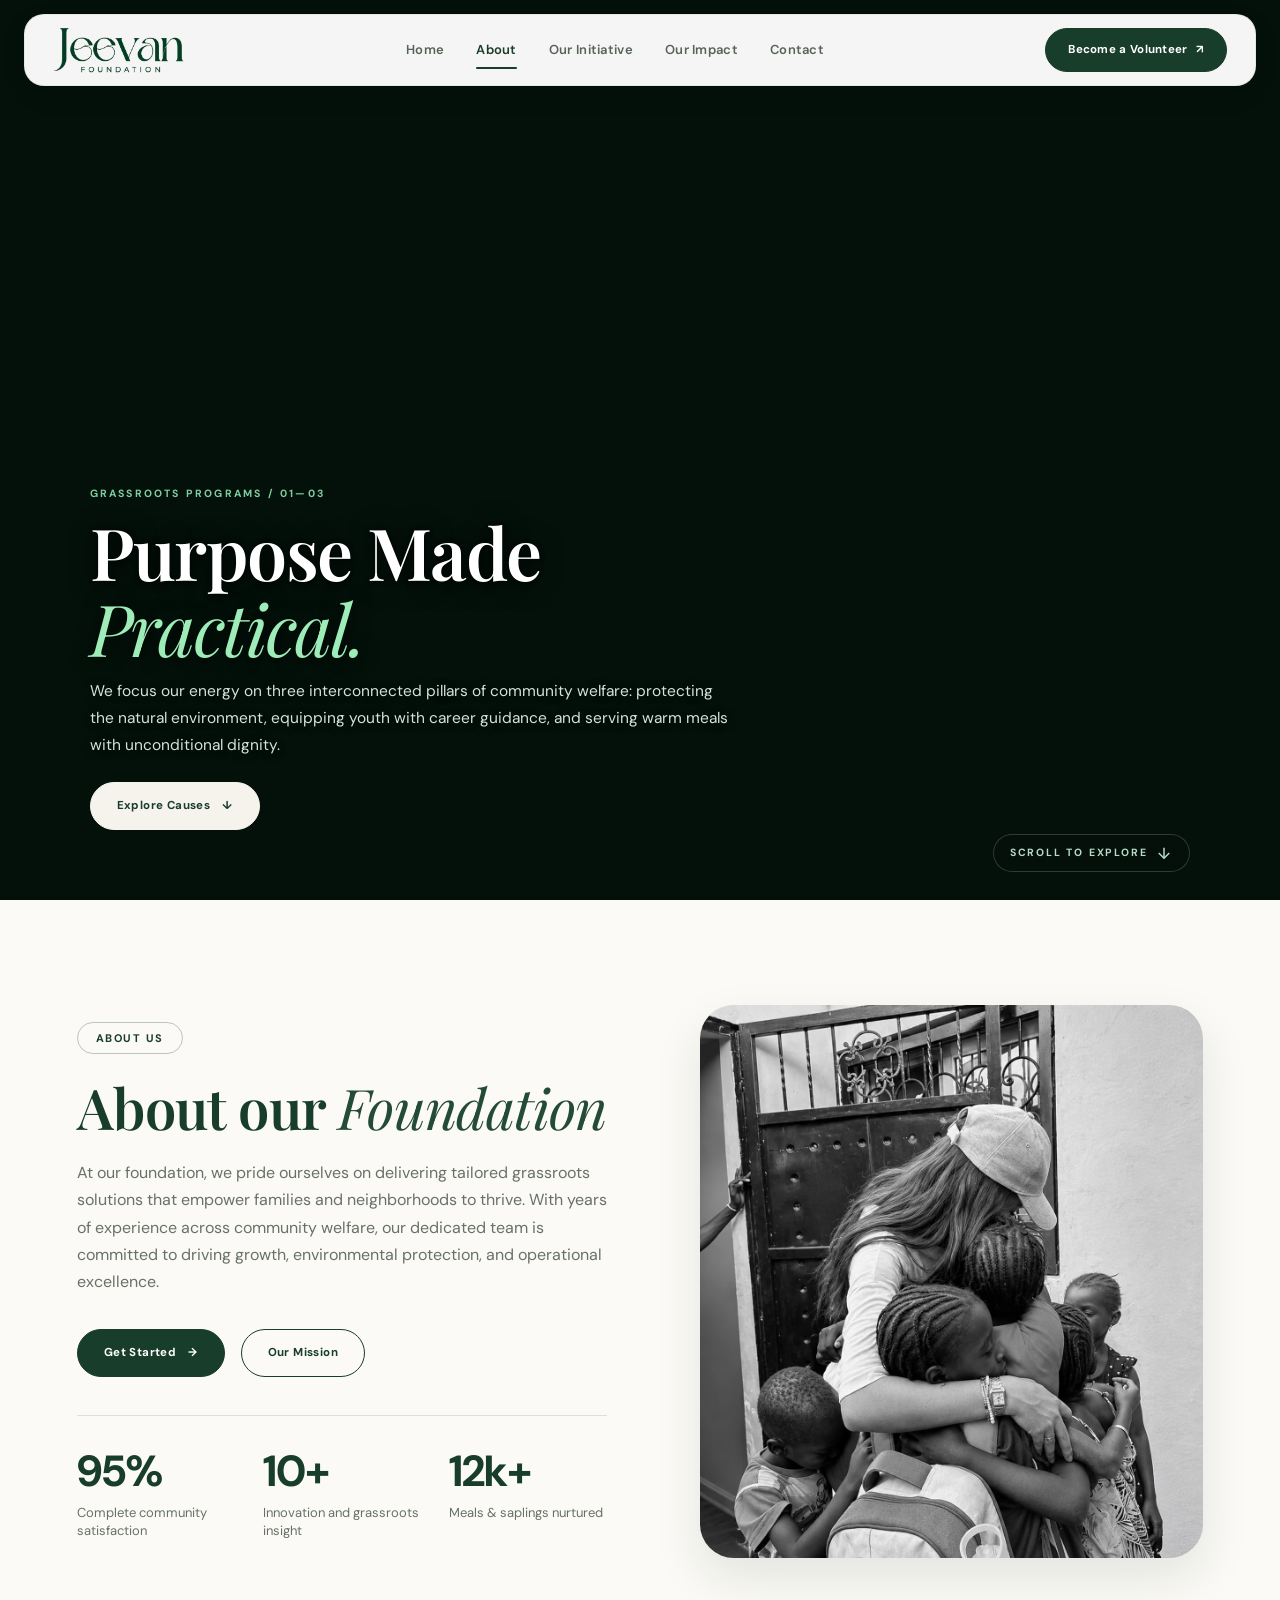
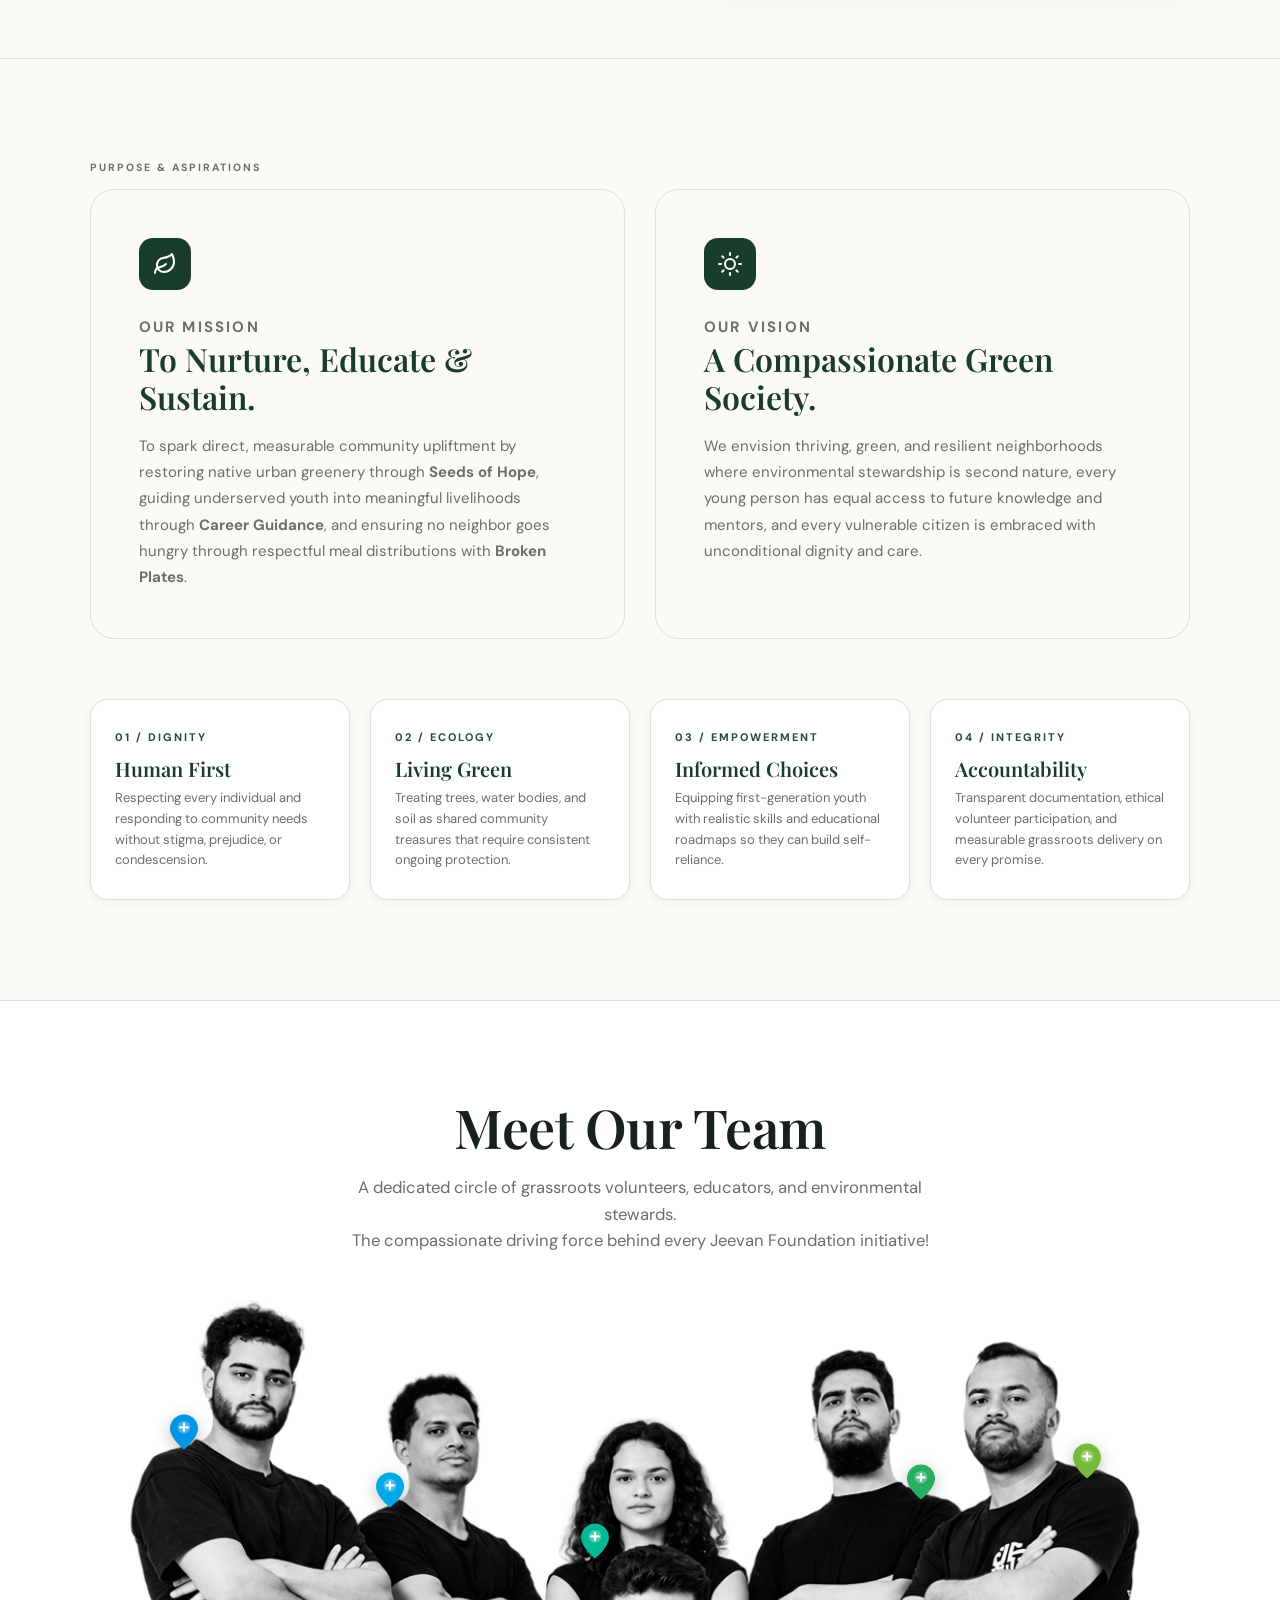
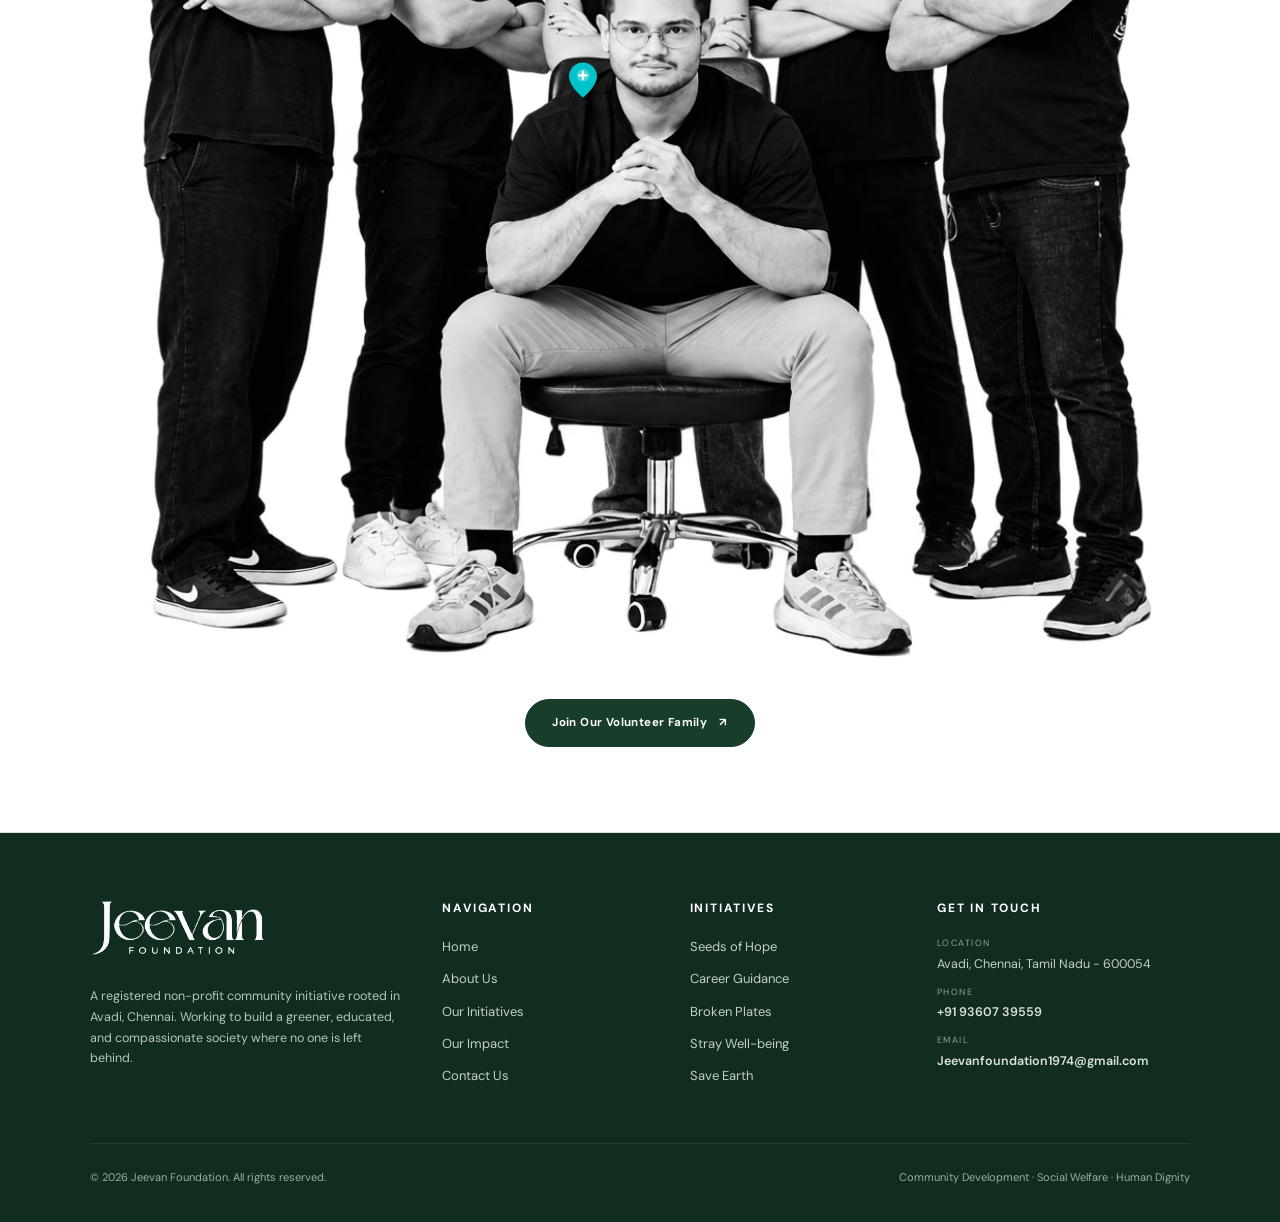
<file: about.html>
<!DOCTYPE html>
<html lang="en">
<head>
  <meta charset="UTF-8">
  <meta name="viewport" content="width=device-width, initial-scale=1.0">
  <meta name="description" content="Learn about Jeevan Foundation's mission, team, and story of grassroots community service in Avadi, Chennai.">
  <title>Who We Are | About Jeevan Foundation</title>
  <link rel="icon" href="./assets/images/favicon.png">
  <link rel="preconnect" href="https://fonts.googleapis.com">
  <link rel="preconnect" href="https://fonts.gstatic.com" crossorigin>
  <link href="https://fonts.googleapis.com/css2?family=Bebas+Neue&family=DM+Sans:wght@400;500;600;700&family=Oswald:wght@700;800;900&family=Playfair+Display:ital,wght@0,500;0,600;0,700;1,500;1,600&display=swap" rel="stylesheet">
  <link rel="stylesheet" href="./src/css/styles.css">

  <style>
    /* ════════════════════════════════════════════════════════
       SECTION 3: INTERACTIVE TEAM LINEUP (HOTSPOT PINS)
       ════════════════════════════════════════════════════════ */
    .team-interactive-section {
      padding: 95px 4% 85px;
      background: #ffffff;
      position: relative;
      overflow: hidden;
      border-top: 1px solid var(--line);
      border-bottom: 1px solid var(--line);
    }

    .team-header-center {
      text-align: center;
      max-width: 780px;
      margin: 0 auto 46px;
    }

    .team-title-serif {
      font-family: var(--serif);
      font-size: clamp(38px, 4.2vw, 54px);
      font-weight: 600;
      letter-spacing: -0.5px;
      color: #18221c;
      margin: 0 0 16px;
      line-height: 1.15;
    }

    .team-subtitle {
      font-family: var(--sans);
      font-size: clamp(15px, 1.3vw, 17px);
      line-height: 1.6;
      color: #687168;
      max-width: 620px;
      margin: 0 auto;
    }

    .team-stage-wrap {
      max-width: 1040px;
      margin: 0 auto;
      position: relative;
    }

    .team-stage {
      position: relative;
      width: 100%;
      user-select: none;
    }

    .team-lineup-img {
      width: 100%;
      height: auto;
      display: block;
      filter: contrast(1.02);
    }

    /* Hotspot Pins */
    .team-pin-hotspot {
      position: absolute;
      width: 28px;
      height: 36px;
      margin-left: -14px;
      margin-top: -30px;
      background: transparent;
      border: none;
      padding: 0;
      cursor: pointer;
      z-index: 10;
      outline: none;
      display: flex;
      align-items: center;
      justify-content: center;
      transition: transform 0.25s cubic-bezier(0.16, 1, 0.3, 1), z-index 0.1s ease;
    }

    .team-pin-hotspot:hover,
    .team-pin-hotspot.is-active,
    .team-pin-hotspot:focus-visible {
      transform: scale(1.18);
      z-index: 50;
    }

    .pin-marker-svg {
      width: 100%;
      height: 100%;
      display: block;
      filter: drop-shadow(0 4px 8px rgba(0, 0, 0, 0.25));
      transition: filter 0.2s ease;
    }

    .team-pin-hotspot:hover .pin-marker-svg,
    .team-pin-hotspot.is-active .pin-marker-svg {
      filter: drop-shadow(0 6px 14px rgba(0, 0, 0, 0.35));
    }

    /* Pulsing halo ring */
    .pin-halo {
      position: absolute;
      top: 2px;
      left: 2px;
      width: 24px;
      height: 24px;
      border-radius: 50%;
      background: var(--pin-color, #0096e6);
      opacity: 0.45;
      animation: pinHaloPulse 2.4s infinite ease-out;
      pointer-events: none;
      z-index: -1;
    }

    @keyframes pinHaloPulse {
      0% { transform: scale(1); opacity: 0.55; }
      70% { transform: scale(2.2); opacity: 0; }
      100% { transform: scale(2.2); opacity: 0; }
    }

    /* Rotating plus icon inside pin */
    .pin-plus-cross {
      transform-origin: 12px 11px;
      transition: transform 0.25s ease;
    }

    .team-pin-hotspot.is-active .pin-plus-cross {
      transform: rotate(45deg);
    }

    /* Tooltip Popover */
    .team-pin-tooltip {
      position: absolute;
      bottom: calc(100% + 14px);
      width: 260px;
      background: rgba(255, 255, 255, 0.98);
      backdrop-filter: blur(14px);
      -webkit-backdrop-filter: blur(14px);
      border: 1px solid rgba(24, 61, 43, 0.12);
      border-radius: 14px;
      padding: 16px 18px;
      box-shadow: 0 18px 40px rgba(0, 0, 0, 0.14), 0 2px 8px rgba(0, 0, 0, 0.06);
      opacity: 0;
      visibility: hidden;
      pointer-events: none;
      transform: translateY(10px) scale(0.96);
      transition: opacity 0.25s cubic-bezier(0.16, 1, 0.3, 1),
                  transform 0.25s cubic-bezier(0.16, 1, 0.3, 1),
                  visibility 0.25s;
      z-index: 100;
      text-align: left;
    }

    /* Tooltip Arrow */
    .team-pin-tooltip::after {
      content: '';
      position: absolute;
      top: 100%;
      border: 7px solid transparent;
      border-top-color: #ffffff;
    }

    /* Horizontal Alignment Classes */
    .team-pin-tooltip.pos-left {
      left: -20px;
    }
    .team-pin-tooltip.pos-left::after {
      left: 27px;
    }

    .team-pin-tooltip.pos-center {
      left: 50%;
      transform: translateX(-50%) translateY(10px) scale(0.96);
    }
    .team-pin-tooltip.pos-center::after {
      left: 50%;
      margin-left: -7px;
    }

    .team-pin-tooltip.pos-right {
      right: -20px;
      left: auto;
    }
    .team-pin-tooltip.pos-right::after {
      right: 27px;
    }

    /* Show Tooltip on Hover or Active */
    .team-pin-hotspot:hover .team-pin-tooltip,
    .team-pin-hotspot.is-active .team-pin-tooltip,
    .team-pin-hotspot:focus-visible .team-pin-tooltip {
      opacity: 1;
      visibility: visible;
      pointer-events: auto;
      transform: translateY(0) scale(1);
    }
    .team-pin-hotspot:hover .team-pin-tooltip.pos-center,
    .team-pin-hotspot.is-active .team-pin-tooltip.pos-center,
    .team-pin-hotspot:focus-visible .team-pin-tooltip.pos-center {
      transform: translateX(-50%) translateY(0) scale(1);
    }

    /* Tooltip Content Typography */
    .tooltip-tag {
      display: inline-block;
      font-family: var(--sans);
      font-size: 10px;
      font-weight: 700;
      letter-spacing: 0.6px;
      text-transform: uppercase;
      padding: 3px 9px;
      border-radius: 999px;
      margin-bottom: 8px;
    }

    .tooltip-name {
      font-family: var(--serif);
      font-size: 17px;
      font-weight: 700;
      color: var(--forest);
      margin: 0 0 3px;
      line-height: 1.25;
    }

    .tooltip-role {
      font-family: var(--sans);
      font-size: 11.5px;
      font-weight: 600;
      color: #9c6e33;
      letter-spacing: 0.3px;
      margin-bottom: 8px;
      text-transform: uppercase;
    }

    .tooltip-bio {
      font-family: var(--sans);
      font-size: 12.5px;
      line-height: 1.5;
      color: #555e55;
      margin: 0;
    }

    .team-bottom-cta {
      text-align: center;
      margin-top: 36px;
    }

    @media (max-width: 768px) {
      .team-interactive-section {
        padding: 70px 4% 60px;
      }
      .team-title-serif {
        font-size: 32px;
      }
      .team-pin-tooltip {
        width: 220px;
        padding: 13px 15px;
      }
      .tooltip-name { font-size: 15px; }
      .tooltip-bio { font-size: 11.5px; }
    }

    /* ════════════════════════════════════════════════════════
       ABOUT FIRM / FOUNDATION SECTION (REFERENCE LAYOUT)
       ════════════════════════════════════════════════════════ */
    .about-firm-section {
      padding: 105px 6% 100px;
      background: var(--paper);
      position: relative;
      border-bottom: 1px solid var(--line);
    }

    .about-firm-container {
      max-width: 1220px;
      margin: 0 auto;
      display: grid;
      grid-template-columns: 1.05fr 0.95fr;
      gap: 68px;
      align-items: center;
    }

    /* Left Column */
    .about-firm-content {
      display: flex;
      flex-direction: column;
      align-items: flex-start;
    }

    .about-firm-badge {
      display: inline-flex;
      align-items: center;
      justify-content: center;
      padding: 6px 18px;
      border-radius: 999px;
      border: 1.5px solid rgba(24, 61, 43, 0.28);
      font-family: var(--sans);
      font-size: 11px;
      font-weight: 700;
      letter-spacing: 1.5px;
      text-transform: uppercase;
      color: var(--forest);
      margin-bottom: 22px;
      background: transparent;
      transition: all 0.2s ease;
    }

    .about-firm-badge:hover {
      border-color: var(--forest);
      background: rgba(24, 61, 43, 0.04);
    }

    .about-firm-title {
      font-family: var(--serif);
      font-size: clamp(38px, 4.4vw, 56px);
      font-weight: 600;
      letter-spacing: -0.6px;
      line-height: 1.12;
      color: var(--forest);
      margin: 0 0 20px;
    }

    .about-firm-title em {
      font-style: italic;
      font-weight: 400;
      color: var(--forest2);
    }

    .about-firm-copy {
      font-family: var(--sans);
      font-size: 16px;
      line-height: 1.7;
      color: var(--muted);
      margin-bottom: 34px;
      max-width: 530px;
    }

    .about-firm-actions {
      display: flex;
      align-items: center;
      gap: 16px;
      flex-wrap: wrap;
    }

    .about-firm-divider {
      width: 100%;
      max-width: 530px;
      border: none;
      border-top: 1px solid var(--line);
      margin: 38px 0 32px;
    }

    /* Stats Row */
    .about-firm-stats {
      display: grid;
      grid-template-columns: repeat(3, 1fr);
      gap: 28px;
      width: 100%;
      max-width: 530px;
    }

    .about-stat-item .stat-num {
      font-family: var(--sans);
      font-size: clamp(34px, 3.4vw, 46px);
      font-weight: 700;
      color: var(--forest);
      line-height: 1.1;
      letter-spacing: -0.8px;
      margin-bottom: 8px;
    }

    .about-stat-item .stat-desc {
      font-family: var(--sans);
      font-size: 13px;
      line-height: 1.45;
      color: var(--muted);
      font-weight: 400;
    }

    /* Right Column (Portrait Card) */
    .about-firm-visual {
      position: relative;
      width: 100%;
      display: flex;
      justify-content: center;
    }

    .about-firm-img-wrap {
      position: relative;
      width: 100%;
      max-width: 520px;
      border-radius: 34px;
      overflow: hidden;
      box-shadow: 0 20px 48px rgba(18, 38, 26, 0.1);
      aspect-ratio: 4 / 4.4;
      background: #e4e7e2;
    }

    .about-firm-img {
      width: 100%;
      height: 100%;
      object-fit: cover;
      object-position: center 20%;
      display: block;
      transition: transform 0.6s cubic-bezier(0.16, 1, 0.3, 1);
    }

    .about-firm-img-wrap:hover .about-firm-img {
      transform: scale(1.03);
    }

    /* Responsive */
    @media (max-width: 992px) {
      .about-firm-section {
        padding: 85px 6% 75px;
      }
      .about-firm-container {
        grid-template-columns: 1fr;
        gap: 48px;
      }
      .about-firm-content {
        order: 1;
      }
      .about-firm-visual {
        order: 2;
      }
      .about-firm-img-wrap {
        max-width: 100%;
        aspect-ratio: 4 / 3.6;
      }
    }

    @media (max-width: 580px) {
      .about-firm-section {
        padding: 65px 5% 55px;
      }
      .about-firm-stats {
        grid-template-columns: 1fr;
        gap: 20px;
      }
      .about-firm-actions {
        width: 100%;
        flex-direction: column;
        align-items: stretch;
      }
      .about-firm-actions .button {
        width: 100%;
        justify-content: center;
      }
      .about-firm-img-wrap {
        border-radius: 24px;
      }
    }
  </style>
</head>
<body>

<!-- Global Floating Header -->
<header class="site-header">
  <a class="brand" href="index.html" aria-label="Jeevan Foundation home">
    <img class="nav-logo" src="./assets/images/nav-logo.png" alt="Jeevan Foundation" width="427" height="149">
  </a>
  <button class="menu-toggle" aria-label="Toggle navigation" aria-expanded="false">
    <svg class="hamburger-icon" width="22" height="22" viewBox="0 0 24 24" fill="none" stroke="currentColor" stroke-width="2" stroke-linecap="round" stroke-linejoin="round"><line x1="3" y1="12" x2="21" y2="12"></line><line x1="3" y1="6" x2="21" y2="6"></line><line x1="3" y1="18" x2="21" y2="18"></line></svg>
    <svg class="close-icon" width="22" height="22" viewBox="0 0 24 24" fill="none" stroke="currentColor" stroke-width="2" stroke-linecap="round" stroke-linejoin="round"><line x1="18" y1="6" x2="6" y2="18"></line><line x1="6" y1="6" x2="18" y2="18"></line></svg>
  </button>
  <nav class="main-nav">
    <a href="index.html">Home</a>
    <a class="active" href="about.html">About</a>
    <a href="service.html">Our Initiative</a>
    <a href="blog.html">Our Impact</a>
    <a href="contact.html">Contact</a>
  </nav>
  <a class="header-volunteer-btn" href="contact.html#volunteer">Become a Volunteer <span>↗</span></a>
</header>

<main>
  <!-- ── Section 1: Video Hero ──────────────────────────── -->
  <section class="service-video-hero" id="service-hero">
    <div class="service-hero-video-container" id="video-container">
      <video
        id="hero-video"
        class="hero-fullscreen-video"
        src="./assets/videos/initiative.mp4"
        autoplay muted loop playsinline preload="auto"
        aria-hidden="true">
      </video>
      <div class="video-overlay" id="video-overlay"></div>
    </div>
    <div class="service-hero-content" id="hero-content">
      <div class="section-kicker kicker-light">GRASSROOTS PROGRAMS / 01—03</div>
      <h1 class="service-hero-title">Purpose Made<br><em>Practical.</em></h1>
      <p class="service-hero-copy">We focus our energy on three interconnected pillars of community welfare: protecting the natural environment, equipping youth with career guidance, and serving warm meals with unconditional dignity.</p>
      <div class="service-hero-actions">
        <a class="button button-light button-pill" href="#about">Explore Causes <span>↓</span></a>
      </div>
    </div>
    <a class="hero-scroll-prompt" href="#about" aria-label="Scroll to explore">
      <span>Scroll to explore</span>
      <svg width="18" height="18" viewBox="0 0 24 24" fill="none" stroke="currentColor" stroke-width="2"><line x1="12" y1="5" x2="12" y2="19"></line><polyline points="19 12 12 19 5 12"></polyline></svg>
    </a>
  </section>

  <!-- ── Section 2: About Us (Reference Split Layout) ────── -->
  <section class="about-firm-section" id="about">
    <div class="about-firm-container">
      <!-- Left: Content -->
      <div class="about-firm-content">
        <span class="about-firm-badge">ABOUT US</span>
        <h2 class="about-firm-title">About our <em>Foundation</em></h2>
        <p class="about-firm-copy">
          At our foundation, we pride ourselves on delivering tailored grassroots solutions that empower families and neighborhoods to thrive. With years of experience across community welfare, our dedicated team is committed to driving growth, environmental protection, and operational excellence.
        </p>
        <div class="about-firm-actions">
          <a class="button button-dark button-pill" href="contact.html#volunteer">Get Started <span>→</span></a>
          <a class="button button-outline button-pill" href="#purpose">Our Mission</a>
        </div>

        <hr class="about-firm-divider">

        <!-- Stats Row -->
        <div class="about-firm-stats">
          <div class="about-stat-item">
            <div class="stat-num">95%</div>
            <div class="stat-desc">Complete community satisfaction</div>
          </div>
          <div class="about-stat-item">
            <div class="stat-num">10+</div>
            <div class="stat-desc">Innovation and grassroots insight</div>
          </div>
          <div class="about-stat-item">
            <div class="stat-num">12k+</div>
            <div class="stat-desc">Meals &amp; saplings nurtured</div>
          </div>
        </div>
      </div>

      <!-- Right: Portrait Visual -->
      <div class="about-firm-visual">
        <div class="about-firm-img-wrap">
          <img
            class="about-firm-img"
            src="./assets/images/about-hero.png"
            alt="Leadership and dedication at Jeevan Foundation"
            loading="lazy">
        </div>
      </div>
    </div>
  </section>

  <!-- Section 3: Mission and Vision -->
  <section class="section-wrap" id="purpose">
    <div class="section-kicker">PURPOSE &amp; ASPIRATIONS</div>
    <div class="mission-vision-grid">
      <!-- Mission -->
      <div class="mission-card">
        <div class="icon-mark">
          <svg width="24" height="24" viewBox="0 0 24 24" fill="none" stroke="currentColor" stroke-width="2" stroke-linecap="round" stroke-linejoin="round"><path d="M11 20A7 7 0 0 1 9.8 6.1C15.5 5 17 4.48 19 2c1 2 2 4.18 2 8 0 5.5-4.78 10-10 10Z"></path><path d="M2 21c0-3 1.85-5.36 5.08-6C9.5 14.52 12 13 13 12"></path></svg>
        </div>
        <p class="eyebrow">OUR MISSION</p>
        <h3>To Nurture, Educate &amp; Sustain.</h3>
        <p>To spark direct, measurable community upliftment by restoring native urban greenery through <strong>Seeds of Hope</strong>, guiding underserved youth into meaningful livelihoods through <strong>Career Guidance</strong>, and ensuring no neighbor goes hungry through respectful meal distributions with <strong>Broken Plates</strong>.</p>
      </div>

      <!-- Vision -->
      <div class="mission-card vision">
        <div class="icon-mark">
          <svg width="24" height="24" viewBox="0 0 24 24" fill="none" stroke="currentColor" stroke-width="2" stroke-linecap="round" stroke-linejoin="round"><circle cx="12" cy="12" r="5"></circle><line x1="12" y1="1" x2="12" y2="3"></line><line x1="12" y1="21" x2="12" y2="23"></line><line x1="4.22" y1="4.22" x2="5.64" y2="5.64"></line><line x1="18.36" y1="18.36" x2="19.78" y2="19.78"></line><line x1="1" y1="12" x2="3" y2="12"></line><line x1="21" y1="12" x2="23" y2="12"></line><line x1="4.22" y1="19.78" x2="5.64" y2="18.36"></line><line x1="18.36" y1="5.64" x2="19.78" y2="4.22"></line></svg>
        </div>
        <p class="eyebrow">OUR VISION</p>
        <h3>A Compassionate Green Society.</h3>
        <p>We envision thriving, green, and resilient neighborhoods where environmental stewardship is second nature, every young person has equal access to future knowledge and mentors, and every vulnerable citizen is embraced with unconditional dignity and care.</p>
      </div>
    </div>

    <!-- Core Values -->
    <div class="values-strip">
      <div class="value-item">
        <span class="num">01 / DIGNITY</span>
        <h4>Human First</h4>
        <p>Respecting every individual and responding to community needs without stigma, prejudice, or condescension.</p>
      </div>
      <div class="value-item">
        <span class="num">02 / ECOLOGY</span>
        <h4>Living Green</h4>
        <p>Treating trees, water bodies, and soil as shared community treasures that require consistent ongoing protection.</p>
      </div>
      <div class="value-item">
        <span class="num">03 / EMPOWERMENT</span>
        <h4>Informed Choices</h4>
        <p>Equipping first-generation youth with realistic skills and educational roadmaps so they can build self-reliance.</p>
      </div>
      <div class="value-item">
        <span class="num">04 / INTEGRITY</span>
        <h4>Accountability</h4>
        <p>Transparent documentation, ethical volunteer participation, and measurable grassroots delivery on every promise.</p>
      </div>
    </div>
  </section>

  <!-- ════════════════════════════════════════════════════════
       Section 3: Interactive Team Lineup (Reference Layout)
       ════════════════════════════════════════════════════════ -->
  <section class="team-interactive-section" id="team">
    <div class="team-header-center">
      <h2 class="team-title-serif">Meet Our Team</h2>
      <p class="team-subtitle">
        A dedicated circle of grassroots volunteers, educators, and environmental stewards.<br>
        The compassionate driving force behind every Jeevan Foundation initiative!
      </p>
    </div>

    <div class="team-stage-wrap">
      <div class="team-stage" id="team-stage">
        <!-- Main Lineup Photo -->
        <img class="team-lineup-img" src="./assets/images/team.png" alt="Jeevan Foundation Core Leadership and Volunteers Team Lineup" width="878" height="362">

        <!-- Hotspot Pin 1: Arun Prakash -->
        <button class="team-pin-hotspot" style="left: 6.17%; top: 15%; --pin-color: #0096e6;" aria-label="Arun Prakash - Field Documentarian" aria-expanded="false" data-member="1">
          <span class="pin-halo"></span>
          <svg class="pin-marker-svg" viewBox="0 0 24 30" width="28" height="36">
            <path d="M12 0C5.37 0 0 5.37 0 12c0 8.5 12 18 12 18s12-9.5 12-18c0-6.63-5.37-12-12-12z" fill="#0096e6" />
            <circle cx="12" cy="11" r="5.5" fill="rgba(255, 255, 255, 0.28)" />
            <g class="pin-plus-cross">
              <line x1="12" y1="8" x2="12" y2="14" stroke="#ffffff" stroke-width="2" stroke-linecap="round" />
              <line x1="9" y1="11" x2="15" y2="11" stroke="#ffffff" stroke-width="2" stroke-linecap="round" />
            </g>
          </svg>
          <div class="team-pin-tooltip pos-left">
            <span class="tooltip-tag" style="background: rgba(0, 150, 230, 0.12); color: #0077b6;">#Storytelling</span>
            <h4 class="tooltip-name">Arun Prakash</h4>
            <div class="tooltip-role">Field Documentarian</div>
            <p class="tooltip-bio">Photographer and storyteller capturing real moments from our plantation sites, guidance classrooms, and food distribution drives.</p>
          </div>
        </button>

        <!-- Hotspot Pin 2: Lakshmi Narayanan -->
        <button class="team-pin-hotspot" style="left: 26.00%; top: 21%; --pin-color: #00a8e8;" aria-label="Lakshmi Narayanan - Volunteer Coordinator" aria-expanded="false" data-member="2">
          <span class="pin-halo"></span>
          <svg class="pin-marker-svg" viewBox="0 0 24 30" width="28" height="36">
            <path d="M12 0C5.37 0 0 5.37 0 12c0 8.5 12 18 12 18s12-9.5 12-18c0-6.63-5.37-12-12-12z" fill="#00a8e8" />
            <circle cx="12" cy="11" r="5.5" fill="rgba(255, 255, 255, 0.28)" />
            <g class="pin-plus-cross">
              <line x1="12" y1="8" x2="12" y2="14" stroke="#ffffff" stroke-width="2" stroke-linecap="round" />
              <line x1="9" y1="11" x2="15" y2="11" stroke="#ffffff" stroke-width="2" stroke-linecap="round" />
            </g>
          </svg>
          <div class="team-pin-tooltip pos-left">
            <span class="tooltip-tag" style="background: rgba(0, 168, 232, 0.12); color: #0077b6;">#Volunteers</span>
            <h4 class="tooltip-name">Lakshmi Narayanan</h4>
            <div class="tooltip-role">Volunteer Coordinator</div>
            <p class="tooltip-bio">Welcomes new volunteers, coordinates weekend orientation drives, and fosters a collaborative spirit across all our projects.</p>
          </div>
        </button>

      

        <!-- Hotspot Pin 4: Kavitha Raman -->
        <button class="team-pin-hotspot" style="left: 44.50%; top: 40.70%; --pin-color: #00c2cb;" aria-label="Kavitha Raman - Founder & Managing Trustee" aria-expanded="false" data-member="4">
          <span class="pin-halo"></span>
          <svg class="pin-marker-svg" viewBox="0 0 24 30" width="28" height="36">
            <path d="M12 0C5.37 0 0 5.37 0 12c0 8.5 12 18 12 18s12-9.5 12-18c0-6.63-5.37-12-12-12z" fill="#00c2cb" />
            <circle cx="12" cy="11" r="5.5" fill="rgba(255, 255, 255, 0.28)" />
            <g class="pin-plus-cross">
              <line x1="12" y1="8" x2="12" y2="14" stroke="#ffffff" stroke-width="2" stroke-linecap="round" />
              <line x1="9" y1="11" x2="15" y2="11" stroke="#ffffff" stroke-width="2" stroke-linecap="round" />
            </g>
          </svg>
          <div class="team-pin-tooltip pos-center">
            <span class="tooltip-tag" style="background: rgba(0, 194, 203, 0.14); color: #00818a;">#Founder</span>
            <h4 class="tooltip-name">Kavitha Raman</h4>
            <div class="tooltip-role">Founder &amp; Managing Trustee</div>
            <p class="tooltip-bio">Passionate grassroots social worker in Avadi, coordinating volunteer networks and ensuring initiatives directly reach families most in need.</p>
          </div>
        </button>

        <!-- Hotspot Pin 5: Dr. S. Sundaram -->
        <button class="team-pin-hotspot" style="left: 45.71%; top: 26.24%; --pin-color: #00b894;" aria-label="Dr. S. Sundaram - Environment Lead" aria-expanded="false" data-member="5">
          <span class="pin-halo"></span>
          <svg class="pin-marker-svg" viewBox="0 0 24 30" width="28" height="36">
            <path d="M12 0C5.37 0 0 5.37 0 12c0 8.5 12 18 12 18s12-9.5 12-18c0-6.63-5.37-12-12-12z" fill="#00b894" />
            <circle cx="12" cy="11" r="5.5" fill="rgba(255, 255, 255, 0.28)" />
            <g class="pin-plus-cross">
              <line x1="12" y1="8" x2="12" y2="14" stroke="#ffffff" stroke-width="2" stroke-linecap="round" />
              <line x1="9" y1="11" x2="15" y2="11" stroke="#ffffff" stroke-width="2" stroke-linecap="round" />
            </g>
          </svg>
          <div class="team-pin-tooltip pos-center">
            <span class="tooltip-tag" style="background: rgba(0, 184, 148, 0.14); color: #097969;">#SeedsOfHope</span>
            <h4 class="tooltip-name">Dr. S. Sundaram</h4>
            <div class="tooltip-role">Lead, Seeds of Hope</div>
            <p class="tooltip-bio">Botanist and environmental educator guiding our native sapling selections, soil preparation, and long-term tree nurture pledges.</p>
          </div>
        </button>

       

        <!-- Hotspot Pin 7: Deepak Kumar -->
        <button class="team-pin-hotspot" style="left: 77%; top: 20.18%; --pin-color: #27ae60;" aria-label="Deepak Kumar - Youth Mentor" aria-expanded="false" data-member="7">
          <span class="pin-halo"></span>
          <svg class="pin-marker-svg" viewBox="0 0 24 30" width="28" height="36">
            <path d="M12 0C5.37 0 0 5.37 0 12c0 8.5 12 18 12 18s12-9.5 12-18c0-6.63-5.37-12-12-12z" fill="#27ae60" />
            <circle cx="12" cy="11" r="5.5" fill="rgba(255, 255, 255, 0.28)" />
            <g class="pin-plus-cross">
              <line x1="12" y1="8" x2="12" y2="14" stroke="#ffffff" stroke-width="2" stroke-linecap="round" />
              <line x1="9" y1="11" x2="15" y2="11" stroke="#ffffff" stroke-width="2" stroke-linecap="round" />
            </g>
          </svg>
          <div class="team-pin-tooltip pos-right">
            <span class="tooltip-tag" style="background: rgba(39, 174, 96, 0.14); color: #1e824c;">#Mentorship</span>
            <h4 class="tooltip-name">Deepak Kumar</h4>
            <div class="tooltip-role">Youth Mentor &amp; Counselor</div>
            <p class="tooltip-bio">Conducts weekly aptitude sessions and digital literacy circles for secondary school students in Avadi.</p>
          </div>
        </button>

  

        <!-- Hotspot Pin 9: Suresh Mehra -->
        <button class="team-pin-hotspot" style="left: 92.95%; top: 18%; --pin-color: #a8e063;" aria-label="Suresh Mehra - Ecology Specialist" aria-expanded="false" data-member="9">
          <span class="pin-halo"></span>
          <svg class="pin-marker-svg" viewBox="0 0 24 30" width="28" height="36">
            <path d="M12 0C5.37 0 0 5.37 0 12c0 8.5 12 18 12 18s12-9.5 12-18c0-6.63-5.37-12-12-12z" fill="#75ba38" />
            <circle cx="12" cy="11" r="5.5" fill="rgba(255, 255, 255, 0.28)" />
            <g class="pin-plus-cross">
              <line x1="12" y1="8" x2="12" y2="14" stroke="#ffffff" stroke-width="2" stroke-linecap="round" />
              <line x1="9" y1="11" x2="15" y2="11" stroke="#ffffff" stroke-width="2" stroke-linecap="round" />
            </g>
          </svg>
          <div class="team-pin-tooltip pos-right">
            <span class="tooltip-tag" style="background: rgba(117, 186, 56, 0.16); color: #386908;">#UrbanForestry</span>
            <h4 class="tooltip-name">Suresh Mehra</h4>
            <div class="tooltip-role">Urban Forestry Specialist</div>
            <p class="tooltip-bio">Oversees sapling survival rates, irrigation maintenance, and community bio-diversity partnerships across schools and open public areas.</p>
          </div>
        </button>
      </div>

      <div class="team-bottom-cta">
        <a class="button button-dark button-pill" href="contact.html#volunteer">Join Our Volunteer Family <span>↗</span></a>
      </div>
    </div>
  </section>

</main>

<!-- Global Footer -->
<footer class="site-footer">
  <div>
    <a class="brand brand-footer" href="index.html" aria-label="Jeevan Foundation home">
      <img class="footer-logo" src="./assets/images/footer-logo.png" alt="Jeevan Foundation" width="666" height="375">
    </a>
    <p>A registered non-profit community initiative rooted in Avadi, Chennai. Working to build a greener, educated, and compassionate society where no one is left behind.</p>
  </div>
  <div class="footer-col">
    <h4>Navigation</h4>
    <div class="footer-col-links">
      <a href="index.html">Home</a>
      <a href="about.html">About Us</a>
      <a href="service.html">Our Initiatives</a>
      <a href="blog.html">Our Impact</a>
      <a href="contact.html">Contact Us</a>
    </div>
  </div>
  <div class="footer-col">
    <h4>Initiatives</h4>
    <div class="footer-col-links">
      <a href="service.html#projects">Seeds of Hope</a>
      <a href="service.html#projects">Career Guidance</a>
      <a href="service.html#projects">Broken Plates</a>
      <a href="service.html#projects">Stray Well-being</a>
      <a href="service.html#projects">Save Earth</a>
    </div>
  </div>
  <div class="footer-col">
    <h4>Get in Touch</h4>
    <div class="footer-contact-item">
      <span>Location</span>
      <div>Avadi, Chennai, Tamil Nadu - 600054</div>
    </div>
    <div class="footer-contact-item">
      <span>Phone</span>
      <a href="tel:+919360739559">+91 93607 39559</a>
    </div>
    <div class="footer-contact-item">
      <span>Email</span>
      <a href="mailto:Jeevanfoundation1974@gmail.com">Jeevanfoundation1974@gmail.com</a>
    </div>
  </div>
  <small>
    <span>© <span data-year></span> Jeevan Foundation. All rights reserved.</span>
    <span>Community Development · Social Welfare · Human Dignity</span>
  </small>
</footer>

<script src="./src/js/main.js"></script>
<script>
  // Interactive Team Hotspot Pins
  document.addEventListener('DOMContentLoaded', () => {
    const pins = document.querySelectorAll('.team-pin-hotspot');
    if (!pins.length) return;

    pins.forEach(pin => {
      pin.addEventListener('click', (e) => {
        e.stopPropagation();
        const isActive = pin.classList.contains('is-active');
        pins.forEach(p => {
          p.classList.remove('is-active');
          p.setAttribute('aria-expanded', 'false');
        });
        if (!isActive) {
          pin.classList.add('is-active');
          pin.setAttribute('aria-expanded', 'true');
        }
      });
    });

    document.addEventListener('click', (e) => {
      if (!e.target.closest('.team-pin-hotspot')) {
        pins.forEach(p => {
          p.classList.remove('is-active');
          p.setAttribute('aria-expanded', 'false');
        });
      }
    });

    document.addEventListener('keydown', (e) => {
      if (e.key === 'Escape') {
        pins.forEach(p => {
          p.classList.remove('is-active');
          p.setAttribute('aria-expanded', 'false');
        });
      }
    });
  });
</script>
</body>
</html>
</file>
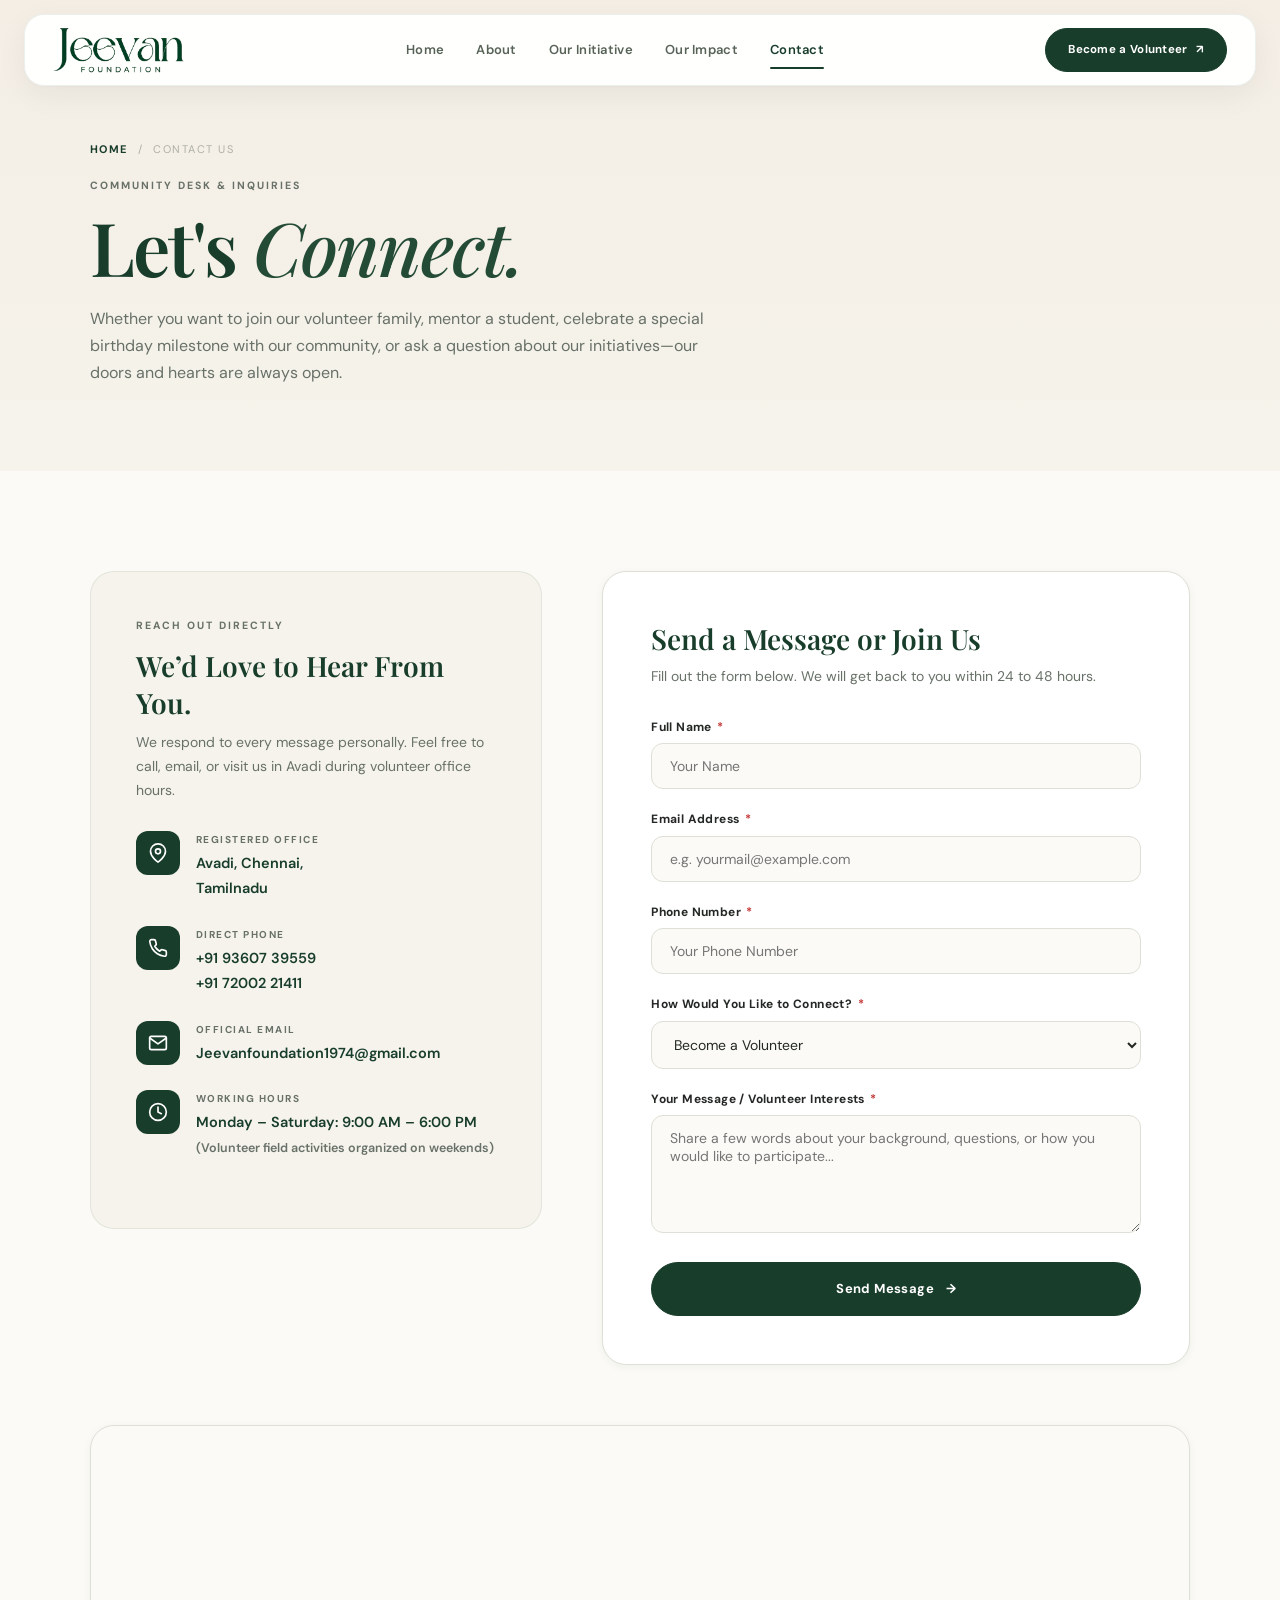
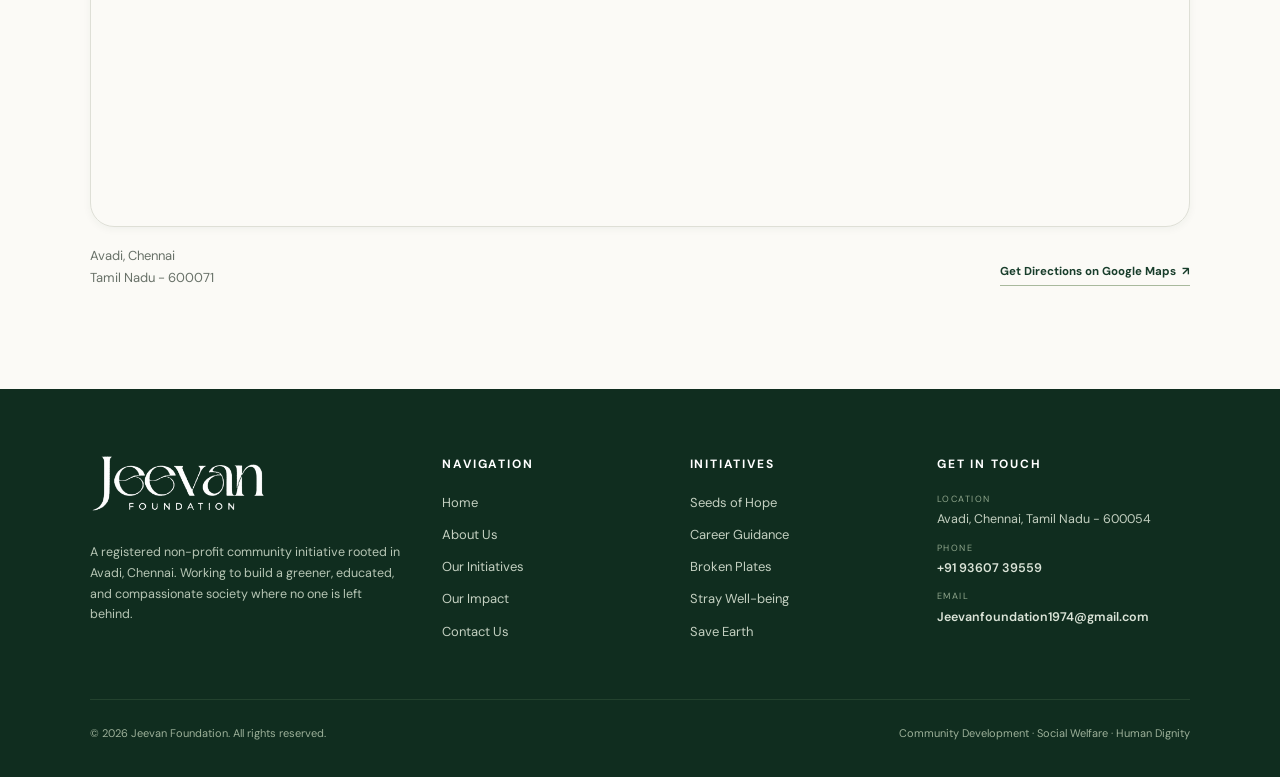
<file: contact.html>
<!DOCTYPE html>
<html lang="en">
<head>
  <meta charset="UTF-8">
  <meta name="viewport" content="width=device-width, initial-scale=1.0">
  <meta name="description" content="Get in touch with Jeevan Foundation. Reach out to volunteer, collaborate, or inquire about our social initiatives in Avadi, Chennai.">
  <title>Let's Connect | Contact Jeevan Foundation</title>
  <link rel="icon" href="./assets/images/favicon.png">
  <link rel="preconnect" href="https://fonts.googleapis.com">
  <link rel="preconnect" href="https://fonts.gstatic.com" crossorigin>
  <link href="https://fonts.googleapis.com/css2?family=DM+Sans:wght@400;500;600;700&family=Playfair+Display:ital,wght@0,500;0,600;0,700;1,500;1,600&display=swap" rel="stylesheet">
  <link rel="stylesheet" href="./src/css/styles.css">
</head>
<body>

<!-- Global Floating Header -->
<header class="site-header">
  <a class="brand" href="index.html" aria-label="Jeevan Foundation home">
    <img class="nav-logo" src="./assets/images/nav-logo.png" alt="Jeevan Foundation" width="427" height="149">
  </a>
  <button class="menu-toggle" aria-label="Toggle navigation" aria-expanded="false">
    <svg class="hamburger-icon" width="22" height="22" viewBox="0 0 24 24" fill="none" stroke="currentColor" stroke-width="2" stroke-linecap="round" stroke-linejoin="round"><line x1="3" y1="12" x2="21" y2="12"></line><line x1="3" y1="6" x2="21" y2="6"></line><line x1="3" y1="18" x2="21" y2="18"></line></svg>
    <svg class="close-icon" width="22" height="22" viewBox="0 0 24 24" fill="none" stroke="currentColor" stroke-width="2" stroke-linecap="round" stroke-linejoin="round"><line x1="18" y1="6" x2="6" y2="18"></line><line x1="6" y1="6" x2="18" y2="18"></line></svg>
  </button>
  <nav class="main-nav">
    <a href="index.html">Home</a>
    <a href="about.html">About</a>
    <a href="service.html">Our Initiative</a>
    <a href="blog.html">Our Impact</a>
    <a class="active" href="contact.html">Contact</a>
  </nav>
  <a class="header-volunteer-btn" href="contact.html#volunteer">Become a Volunteer <span>↗</span></a>
</header>

<main>
  <!-- Section 1: Hero -->
  <section class="page-hero">
    <div class="page-hero-inner">
      <nav class="breadcrumbs" aria-label="Breadcrumb">
        <a href="index.html">Home</a>
        <span>/</span>
        <span>Contact Us</span>
      </nav>
      <div class="section-kicker">COMMUNITY DESK &amp; INQUIRIES</div>
      <h1>Let's <em>Connect.</em></h1>
      <p class="page-hero-copy">Whether you want to join our volunteer family, mentor a student, celebrate a special birthday milestone with our community, or ask a question about our initiatives—our doors and hearts are always open.</p>
    </div>
  </section>

  <!-- Section 2: Contact Information & Interactive Form -->
  <section class="section-wrap" id="volunteer">
    <div class="contact-grid">
      <!-- Left Column: Contact Information -->
      <div class="contact-info-panel">
        <div class="section-kicker">REACH OUT DIRECTLY</div>
        <h3>We’d Love to Hear From You.</h3>
        <p class="lead">We respond to every message personally. Feel free to call, email, or visit us in Avadi during volunteer office hours.</p>

        <!-- Location -->
        <div class="contact-item-row">
          <div class="contact-icon">
            <svg width="20" height="20" viewBox="0 0 24 24" fill="none" stroke="currentColor" stroke-width="2" stroke-linecap="round" stroke-linejoin="round"><path d="M21 10c0 7-9 13-9 13s-9-6-9-13a9 9 0 0 1 18 0z"></path><circle cx="12" cy="10" r="3"></circle></svg>
          </div>
          <div class="contact-text">
            <label>Registered Office</label>
            <span>Avadi, Chennai, <br> Tamilnadu</span>
          </div>
        </div>

        <!-- Phone -->
        <div class="contact-item-row">
          <div class="contact-icon">
            <svg width="20" height="20" viewBox="0 0 24 24" fill="none" stroke="currentColor" stroke-width="2" stroke-linecap="round" stroke-linejoin="round"><path d="M22 16.92v3a2 2 0 0 1-2.18 2 19.79 19.79 0 0 1-8.63-3.07 19.5 19.5 0 0 1-6-6 19.79 19.79 0 0 1-3.07-8.67A2 2 0 0 1 4.11 2h3a2 2 0 0 1 2 1.72 12.84 12.84 0 0 0 .7 2.81 2 2 0 0 1-.45 2.11L8.09 9.91a16 16 0 0 0 6 6l1.27-1.27a2 2 0 0 1 2.11-.45 12.84 12.84 0 0 0 2.81.7A2 2 0 0 1 22 16.92z"></path></svg>
          </div>
          <div class="contact-text">
            <label>Direct Phone</label>
            <a href="tel:+919360739559">+91 93607 39559</a> <br>
            <a href="tel:+919360739559">+91 72002 21411</a>
          </div>
        </div>

        <!-- Email -->
        <div class="contact-item-row">
          <div class="contact-icon">
            <svg width="20" height="20" viewBox="0 0 24 24" fill="none" stroke="currentColor" stroke-width="2" stroke-linecap="round" stroke-linejoin="round"><path d="M4 4h16c1.1 0 2 .9 2 2v12c0 1.1-.9 2-2 2H4c-1.1 0-2-.9-2-2V6c0-1.1.9-2 2-2z"></path><polyline points="22,6 12,13 2,6"></polyline></svg>
          </div>
          <div class="contact-text">
            <label>Official Email</label>
            <a href="mailto:Jeevanfoundation1974@gmail.com">Jeevanfoundation1974@gmail.com</a>
          </div>
        </div>

        <!-- Working Hours -->
        <div class="contact-item-row">
          <div class="contact-icon">
            <svg width="20" height="20" viewBox="0 0 24 24" fill="none" stroke="currentColor" stroke-width="2" stroke-linecap="round" stroke-linejoin="round"><circle cx="12" cy="12" r="10"></circle><polyline points="12 6 12 12 16 14"></polyline></svg>
          </div>
          <div class="contact-text">
            <label>Working Hours</label>
            <span>Monday – Saturday: 9:00 AM – 6:00 PM</span>
            <span style="font-size: 12.5px; color: var(--muted); display: block; margin-top: 2px;">(Volunteer field activities organized on weekends)</span>
          </div>
        </div>

        <!-- Social Media Links
        <div style="margin-top: 35px; border-top: 1px solid var(--line); padding-top: 25px;">
          <label style="font-size: 11px; font-weight: 700; letter-spacing: 1.5px; text-transform: uppercase; color: var(--forest2); display: block; margin-bottom: 12px;">Follow Our Community Work</label>
          <div class="social-links">
            <a class="social-link" href="https://instagram.com" target="_blank" rel="noopener" aria-label="Instagram">IG</a>
            <a class="social-link" href="https://facebook.com" target="_blank" rel="noopener" aria-label="Facebook">FB</a>
            <a class="social-link" href="https://linkedin.com" target="_blank" rel="noopener" aria-label="LinkedIn">IN</a>
            <a class="social-link" href="https://youtube.com" target="_blank" rel="noopener" aria-label="YouTube">YT</a>
          </div>
        </div> -->
      </div>

      <!-- Right Column: Interactive Form -->
      <div class="contact-form-card" id="contact-form-section">
        <h3>Send a Message or Join Us</h3>
        <p>Fill out the form below. We will get back to you within 24 to 48 hours.</p>

        <!-- Live Success Banner -->
        <div class="form-success-banner" role="alert">
          <strong>Thank you for reaching out!</strong><br>
          Your message has been received. Our volunteer coordinator will contact you shortly.
        </div>

        <!-- Live Server Error Banner -->
        <div class="form-server-error-banner" role="alert">
          <strong>Submission issue</strong><br>
          <span class="error-text">There was a problem submitting your form. Please try again or reach out directly to contact@jeevanfoundation.org.</span>
        </div>

        <form id="contact-form" action="https://formspree.io/f/xdegbjew" method="POST" novalidate>
          <!-- Full Name -->
          <div class="form-group">
            <label for="name">Full Name <span class="required">*</span></label>
            <input type="text" id="name" name="name" class="form-control" placeholder="Your Name" required>
            <div id="name-error" class="form-error">Please enter your full name (at least 2 characters).</div>
          </div>

          <!-- Email Address -->
          <div class="form-group">
            <label for="email">Email Address <span class="required">*</span></label>
            <input type="email" id="email" name="email" class="form-control" placeholder="e.g. yourmail@example.com" required>
            <div id="email-error" class="form-error">Please provide a valid email address.</div>
          </div>

          <!-- Phone Number -->
          <div class="form-group">
            <label for="phone">Phone Number <span class="required">*</span></label>
            <input type="tel" id="phone" name="phone" class="form-control" placeholder="Your Phone Number" required>
            <div id="phone-error" class="form-error">Please provide a valid contact number (at least 8 digits).</div>
          </div>

          <!-- Inquiry Type / Subject -->
          <div class="form-group">
            <label for="subject">How Would You Like to Connect? <span class="required">*</span></label>
            <select id="subject" name="subject" class="form-control">
              <option value="volunteer" selected>Become a Volunteer</option>
              <option value="seeds">Seeds of Hope (Environment)</option>
              <option value="career">Career Guidance (Mentorship)</option>
              <option value="broken-plates">Broken Plates (Food Support)</option>
              <option value="birthday">Celebrate a Birthday</option>
              <option value="general">General Inquiry / Collaboration</option>
            </select>
          </div>

          <!-- Message -->
          <div class="form-group">
            <label for="message">Your Message / Volunteer Interests <span class="required">*</span></label>
            <textarea id="message" name="message" class="form-control" rows="5" placeholder="Share a few words about your background, questions, or how you would like to participate..." required></textarea>
            <div id="message-error" class="form-error">Please write a short message (at least 8 characters).</div>
          </div>

          <button type="submit" class="button button-dark button-pill" style="width: 100%; justify-content: center; font-size: 13px; padding: 15px;">
            Send Message <span>→</span>
          </button>
        </form>
      </div>
    </div>

    <!-- Section 3: Interactive Location & Directions -->
    <div class="map-section">
      <iframe 
        src="https://www.google.com/maps/embed?pb=!1m18!1m12!1m3!1d62174.629579737874!2d80.06739665790435!3d13.11902264585189!2m3!1f0!2f0!3f0!3m2!1i1024!2i768!4f13.1!3m3!1m2!1s0x3a52627cb576a91f%3A0x88c440364d962075!2sAvadi%2C%20Tamil%20Nadu!5e0!3m2!1sen!2sin!4v1700000000000!5m2!1sen!2sin" 
        loading="lazy" 
        title="Jeevan Foundation Location in Avadi, Chennai"
        allowfullscreen="" 
        referrerpolicy="no-referrer-when-downgrade">
      </iframe>
    </div>
    
    <div style="display: flex; justify-content: space-between; align-items: center; margin-top: 18px; flex-wrap: wrap; gap: 12px;">
      <span style="font-size: 13px; color: var(--muted);">Avadi, Chennai <br>Tamil Nadu - 600071</span>
      <a class="text-link" href="https://www.google.com/maps/search/?api=1&query=Avadi%2C+Chennai" target="_blank" rel="noopener">Get Directions on Google Maps <span>↗</span></a>
    </div>
  </section>
</main>

<!-- Global Footer -->
<footer class="site-footer">
  <div>
    <a class="brand brand-footer" href="index.html" aria-label="Jeevan Foundation home">
      <img class="footer-logo" src="./assets/images/footer-logo.png" alt="Jeevan Foundation" width="666" height="375">
    </a>
    <p>A registered non-profit community initiative rooted in Avadi, Chennai. Working to build a greener, educated, and compassionate society where no one is left behind.</p>
  </div>
  <div class="footer-col">
    <h4>Navigation</h4>
    <div class="footer-col-links">
      <a href="index.html">Home</a>
      <a href="about.html">About Us</a>
      <a href="service.html">Our Initiatives</a>
      <a href="blog.html">Our Impact</a>
      <a href="contact.html">Contact Us</a>
    </div>
  </div>
  <div class="footer-col">
    <h4>Initiatives</h4>
    <div class="footer-col-links">
      <a href="service.html#projects">Seeds of Hope</a>
      <a href="service.html#projects">Career Guidance</a>
      <a href="service.html#projects">Broken Plates</a>
      <a href="service.html#projects">Stray Well-being</a>
      <a href="service.html#projects">Save Earth</a>
    </div>
  </div>
  <div class="footer-col">
    <h4>Get in Touch</h4>
    <div class="footer-contact-item">
      <span>Location</span>
      <div>Avadi, Chennai, Tamil Nadu - 600054</div>
    </div>
    <div class="footer-contact-item">
      <span>Phone</span>
      <a href="tel:+919360739559">+91 93607 39559</a>
    </div>
    <div class="footer-contact-item">
      <span>Email</span>
      <a href="mailto:Jeevanfoundation1974@gmail.com">Jeevanfoundation1974@gmail.com</a>
    </div>
  </div>
  <small>
    <span>© <span data-year></span> Jeevan Foundation. All rights reserved.</span>
    <span>Community Development · Social Welfare · Human Dignity</span>
  </small>
</footer>

<script src="./src/js/main.js"></script>
</body>
</html>
</file>
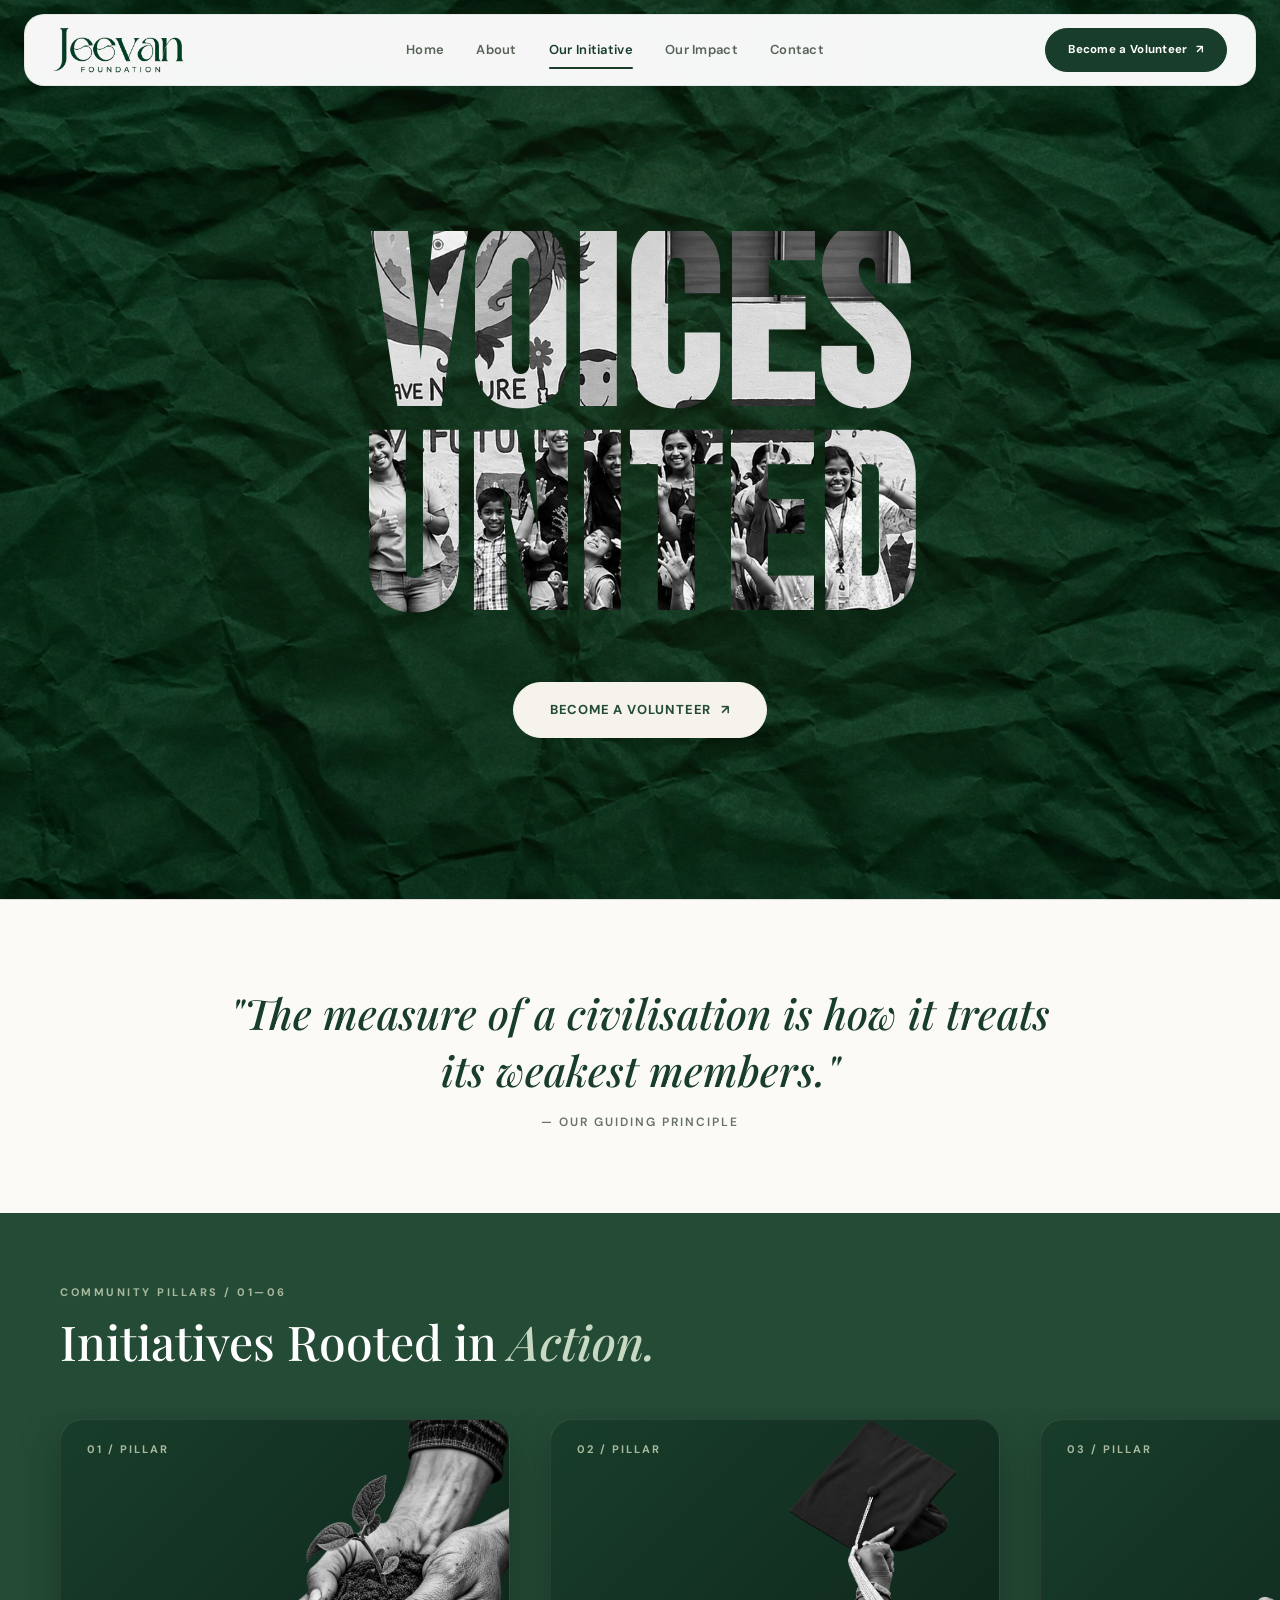
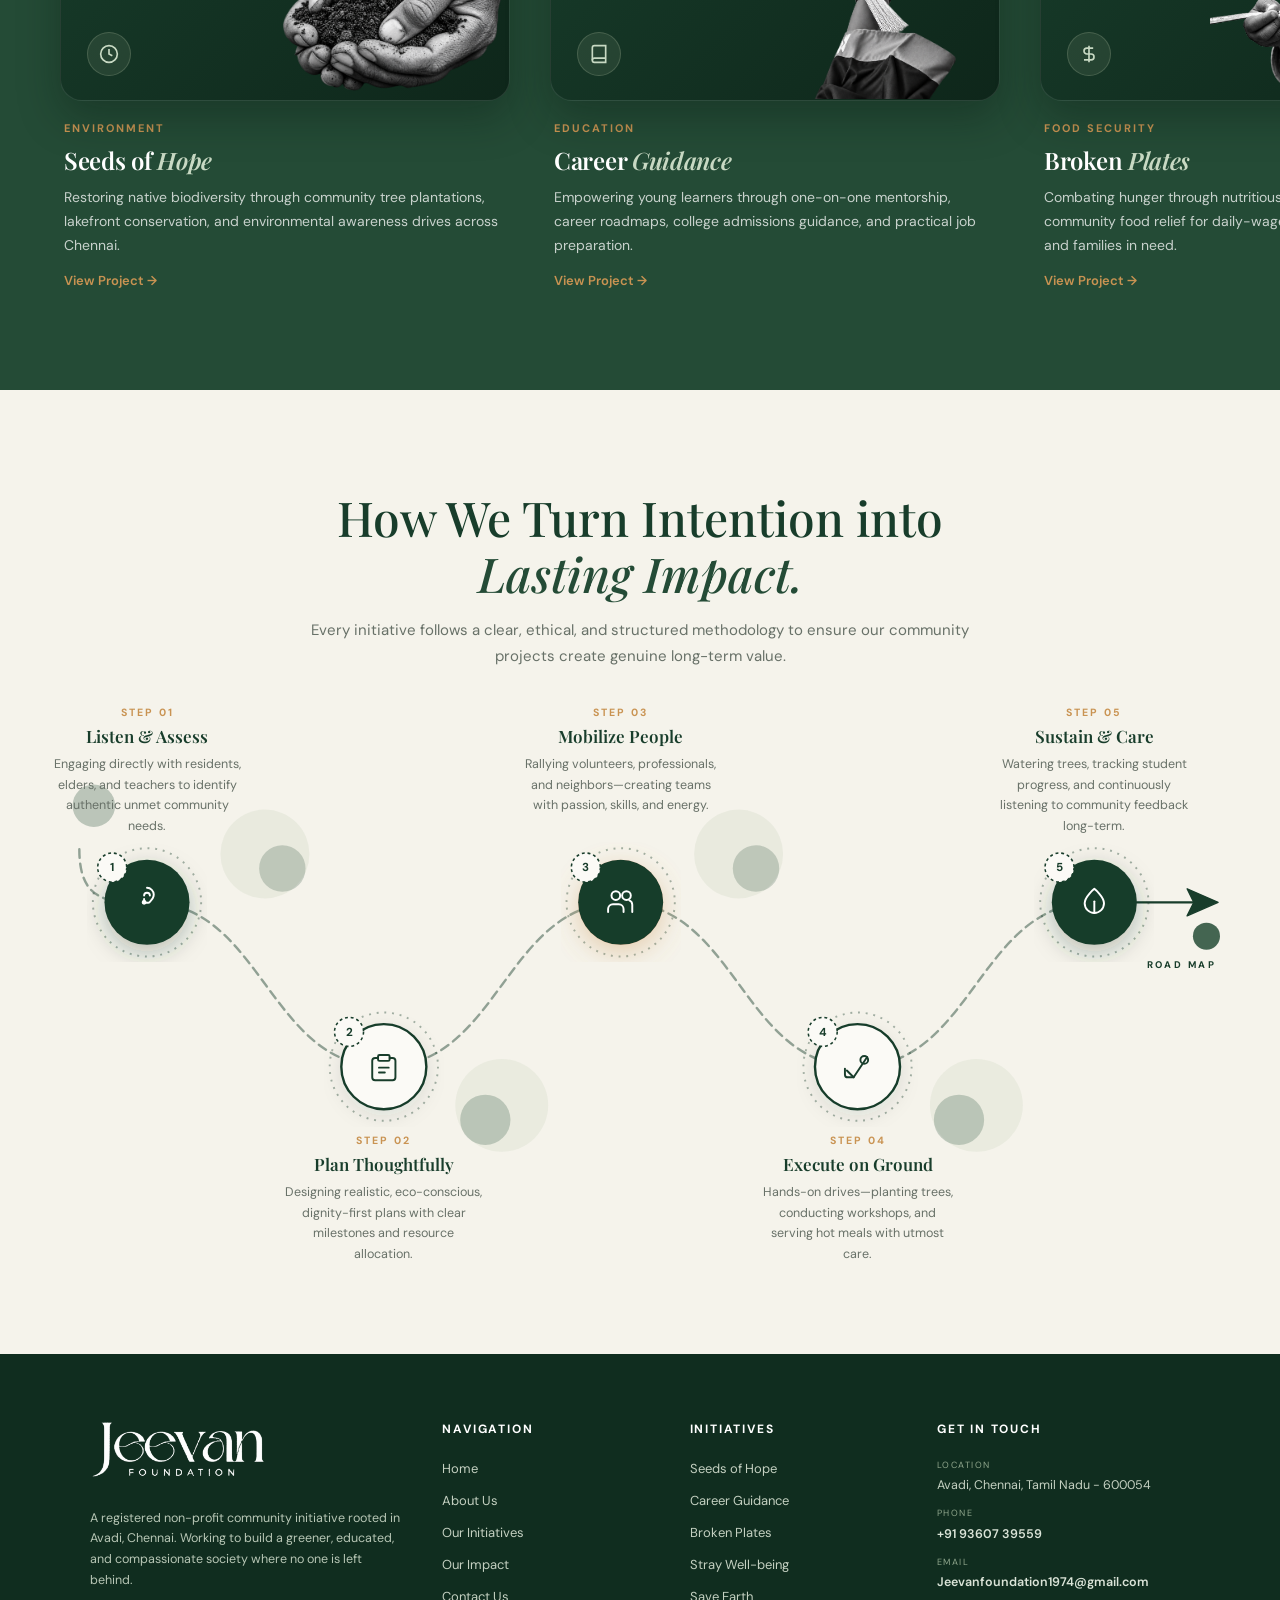
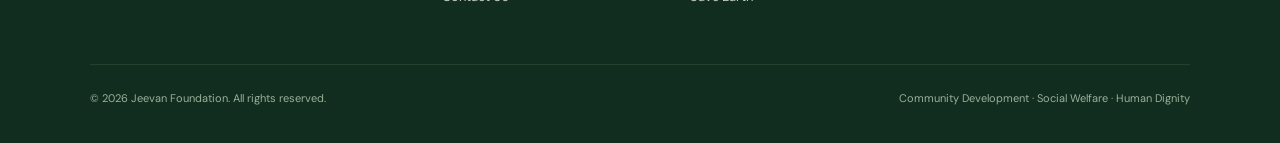
<file: service.html>
<!DOCTYPE html>
<html lang="en">
<head>
  <meta charset="UTF-8">
  <meta name="viewport" content="width=device-width, initial-scale=1.0">
  <meta name="description" content="Explore Jeevan Foundation's core social initiatives: Seeds of Hope, Career Guidance, Broken Plates, and Community Programs.">
  <title>Our Initiatives | Jeevan Foundation</title>
  <link rel="icon" href="./assets/images/favicon.png">
  <link rel="preconnect" href="https://fonts.googleapis.com">
  <link rel="preconnect" href="https://fonts.gstatic.com" crossorigin>
  <link href="https://fonts.googleapis.com/css2?family=Bebas+Neue&family=DM+Sans:wght@400;500;600;700&family=Oswald:wght@700;800;900&family=Playfair+Display:ital,wght@0,500;0,600;0,700;1,500;1,600&display=swap" rel="stylesheet">
  <link rel="stylesheet" href="./src/css/styles.css">

  <style>
    /* ================================================================
       INITIATIVES HERO — EDITORIAL MAXIMALISM (PHENOMENON STUDIO STYLE)
       ================================================================ */
    .about-maximalist-hero {
      min-height: 100vh;
      min-height: 100dvh;
      display: flex;
      flex-direction: column;
      align-items: center;
      justify-content: center;
      padding: 130px 24px 60px;
      background: url(./assets/images/green-bg.png) center center / cover no-repeat;
      position: relative;
      overflow: hidden;
      text-align: center;
      box-sizing: border-box;
      border-bottom: 1px solid var(--line);
    }

    .about-maximalist-hero::before {
      content: '';
      position: absolute;
      top: 0;
      left: 0;
      right: 0;
      bottom: 0;
      background: radial-gradient(circle at 50% 45%, rgba(201, 147, 82, 0.05) 0%, transparent 70%);
      pointer-events: none;
    }

    .max-kicker-pill {
      display: inline-flex;
      align-items: center;
      gap: 10px;
      padding: 7px 20px;
      font-family: var(--sans);
      font-size: 11px;
      font-weight: 700;
      letter-spacing: 2px;
      text-transform: uppercase;
      color: var(--forest);
      background: rgba(24, 61, 43, 0.06);
      border: 1px solid rgba(24, 61, 43, 0.12);
      border-radius: 999px;
      margin-bottom: 30px;
      z-index: 2;
      transition: all 0.25s ease;
    }

    .max-kicker-dot {
      width: 6px;
      height: 6px;
      border-radius: 50%;
      background: #e65c38;
      display: inline-block;
      box-shadow: 0 0 8px rgba(230, 92, 56, 0.6);
      animation: max-dot-pulse 2s infinite ease-in-out;
    }

    @keyframes max-dot-pulse {
      0%, 100% { transform: scale(1); opacity: 1; }
      50% { transform: scale(1.35); opacity: 0.7; }
    }

    .max-headline-stage {
      width: 100%;
      max-width: 1180px;
      margin: 0 auto;
      display: flex;
      flex-direction: column;
      align-items: center;
      justify-content: center;
      position: relative;
      z-index: 2;
    }

    .max-display-title {
      font-family: 'Bebas Neue', 'Oswald', 'DM Sans', sans-serif;
      font-size: clamp(8rem, 19vw, 20rem);
      font-weight: 900;
      line-height: 0.84;
      letter-spacing: 0.025em;
      text-transform: uppercase;
      text-align: center;
      margin: 0;
      padding: 0;
      user-select: none;
      width: 100%;
      
      /* Fallback for legacy browsers */
      color: var(--forest);
      
      /* Image Knockout / Clipping */
      background-image: url('./assets/images/about.png');
      background-size: cover;
      background-position: center 25%;
      background-repeat: no-repeat;
      -webkit-background-clip: text;
      background-clip: text;
      -webkit-text-fill-color: transparent;
      
      /* Smooth interaction */
      transition: transform 0.4s cubic-bezier(0.16, 1, 0.3, 1), filter 0.3s ease;
    }

    .max-display-title:hover {
      transform: scale(1.015);
      filter: contrast(1.05) brightness(1.03);
    }

    .max-text-line {
      display: block;
      width: 100%;
      text-align: center;
    }

    /* Action Buttons */
    .max-action-group {
      display: flex;
      align-items: center;
      justify-content: center;
      gap: 16px;
      margin-top: 42px;
      z-index: 2;
      flex-wrap: wrap;
    }

    .btn-max-pill {
      display: inline-flex;
      align-items: center;
      justify-content: center;
      gap: 10px;
      padding: 16px 36px;
      border-radius: 999px;
      font-family: var(--sans);
      font-size: 13px;
      font-weight: 700;
      letter-spacing: 0.8px;
      text-transform: uppercase;
      text-decoration: none;
      transition: all 0.25s cubic-bezier(0.16, 1, 0.3, 1);
      cursor: pointer;
    }

    .btn-coral-solid {
      background: var(--cream);
      color: var(--forest2) !important;
      border: 1.5px solid var(--cream);
    }

    .btn-coral-solid:hover {
      background: var(--cream);
      transform: translateY(-2px);
    }

    .btn-forest-outline {
      background: transparent;
      color: var(--ink) !important;
      border: 1.5px solid var(--forest);
    }

    .btn-forest-outline:hover {
      background: var(--forest);
      color: #ffffff !important;
      border-color: var(--ink);
      transform: translateY(-2px);
    }

    @media (max-width: 900px) {
      .about-maximalist-hero {
        min-height: 100vh;
        min-height: 100dvh;
        padding: 95px 20px 50px;
        box-sizing: border-box;
      }
      .max-display-title {
        font-size: clamp(6rem, 21vw, 11rem);
        line-height: 0.84;
      }
    }

    @media (max-width: 580px) {
      .about-maximalist-hero {
        min-height: 100vh;
        min-height: 100dvh;
        padding: 85px 14px 40px;
        box-sizing: border-box;
      }
      .max-display-title {
        font-size: clamp(5.4rem, 27vw, 8.6rem);
        line-height: 0.82;
        letter-spacing: 0.02em;
      }
      .max-action-group {
        width: 100%;
        flex-direction: column;
        gap: 12px;
        margin-top: 26px;
      }
      .btn-max-pill {
        width: auto;
        min-width: 240px;
        max-width: 300px;
        padding: 14px 28px;
        font-size: 12px;
      }
    }

    @media (max-width: 380px) {
      .about-maximalist-hero {
        padding: 80px 10px 35px;
      }
      .max-display-title {
        font-size: clamp(4.8rem, 28vw, 6.5rem);
        line-height: 0.82;
      }
      .btn-max-pill {
        min-width: 220px;
        padding: 13px 22px;
        font-size: 11.5px;
      }
    }

    /* ════════════════════════════════════════════════════════
       NARRATIVE QUOTE
    ════════════════════════════════════════════════════════ */
    .narrative-quote {
      padding: 85px 48px;
      background: var(--paper);
      text-align: center;
    }
    .quote-pith { max-width: 820px; margin: 0 auto; }
    .quote-pith h2 {
      font: italic 500 clamp(24px, 3.4vw, 42px)/1.35 var(--serif);
      color: var(--forest);
      margin-bottom: 18px;
    }
    .quote-pith .attribution {
      font: 600 12px/1 var(--sans);
      letter-spacing: 2px;
      text-transform: uppercase;
      color: var(--muted);
    }

    /* ════════════════════════════════════════════════════════
       HORIZONTAL SCROLL SECTION (Jeevan Forest2 Theme)
       ────────────────────────────────────────────────────
       Background: var(--forest2) (#244b36)
       Cards: Solid color container with image on the right.
       Texts: Positioned neatly below each card.
    ════════════════════════════════════════════════════════ */
    .horizontal-projects-section {
      background: var(--forest2);
      padding: 70px 0 20px;
      position: relative;
      user-select: none;
      overflow: hidden;
    }

    .horizontal-section-header {
      padding: 0 60px 40px;
      max-width: 100%;
      margin: 0 auto;
    }
    .horizontal-section-header .section-kicker {
      color: var(--sage);
      letter-spacing: 2.5px;
      font-weight: 700;
      font-size: 11px;
    }
    .horizontal-section-header h2 {
      font: 500 clamp(32px, 3.8vw, 48px)/1.15 var(--serif);
      color: white;
      margin-top: 10px;
    }
    .horizontal-section-header h2 em {
      font-style: italic;
      color: #c8d9c3;
    }

    /* Scrollable Container with Custom Forest/Sage Scrollbar */
    .horizontal-scroll-container {
      width: 100%;
      overflow-x: scroll;
      overflow-y: hidden;
      white-space: nowrap;
      cursor: grab;
      scrollbar-width: auto;
      scrollbar-color: var(--sage) rgba(15, 40, 28, 0.45);
      -webkit-overflow-scrolling: touch;
      padding-bottom: 24px;
    }

    .horizontal-scroll-container:active {
      cursor: grabbing;
    }

    /* Webkit Scrollbar */
    .horizontal-scroll-container::-webkit-scrollbar {
      height: 10px;
    }
    .horizontal-scroll-container::-webkit-scrollbar-track {
      background: rgba(14, 38, 26, 0.5);
      border-radius: 6px;
      margin: 0 60px;
    }
    .horizontal-scroll-container::-webkit-scrollbar-thumb {
      background: var(--sage);
      border-radius: 6px;
      border: 2px solid rgba(14, 38, 26, 0.5);
    }
    .horizontal-scroll-container::-webkit-scrollbar-thumb:hover {
      background: var(--accent-gold);
    }

    /* Inner Row */
    .horizontal-inner-track {
      display: inline-flex;
      flex-direction: row;
      align-items: stretch;
      gap: 40px;
      padding: 10px 60px 36px;
      white-space: normal;
    }

    /* Initiative Item */
    .horizontal-project-item {
      flex: 0 0 450px;
      width: 450px;
      display: flex;
      flex-direction: column;
      gap: 18px;
    }

    /* ── Solid Color Card with Image on the Right ── */
    .project-visual-card {
      width: 100%;
      aspect-ratio: 16 / 10;
      border-radius: 22px;
      overflow: hidden;
      background: linear-gradient(135deg, var(--forest) 0%, #0e261a 100%);
      box-shadow: 0 16px 40px rgba(10, 26, 17, 0.35);
      border: 1px solid rgba(255, 255, 255, 0.1);
      display: flex;
      align-items: stretch;
      justify-content: space-between;
      position: relative;
      transition: transform 0.4s ease, box-shadow 0.4s ease, border-color 0.4s ease;
    }

    .horizontal-project-item:hover .project-visual-card {
      transform: translateY(-5px);
      box-shadow: 0 20px 50px rgba(10, 26, 17, 0.45);
      border-color: rgba(255, 255, 255, 0.22);
    }

    /* Left side of the card: Solid brand element */
    .card-solid-left {
      flex: 1;
      padding: 24px 20px 24px 26px;
      display: flex;
      flex-direction: column;
      justify-content: space-between;
      position: relative;
      z-index: 2;
    }

    .card-solid-kicker {
      font: 700 11px/1 var(--sans);
      letter-spacing: 2px;
      text-transform: uppercase;
      color: var(--sage);
    }

    .card-solid-badge {
      width: 44px;
      height: 44px;
      border-radius: 50%;
      background: rgba(168, 185, 157, 0.12);
      border: 1px solid rgba(168, 185, 157, 0.25);
      display: flex;
      align-items: center;
      justify-content: center;
      color: #c8d9c3;
    }
    .card-solid-badge svg {
      width: 20px;
      height: 20px;
    }

    /* Right side of the card: Photo filling right side */
    .card-image-right {
      position: relative;
      width: auto;
      height: 100%;
      overflow: hidden;
      border-radius: 0 22px 22px 0;
      
    }

    .card-image-right::before {
      content: "";
      position: absolute;
      inset: 0;
      z-index: 1;
      pointer-events: none;
    }

    .card-image-right img {
      width: 100%;
      height: 100%;
      object-fit: contain;
      object-position: center;
      display: block;
      transition: transform 0.6s cubic-bezier(0.16, 1, 0.3, 1), filter 0.4s ease;
    }

    .horizontal-project-item:hover .card-image-right img {
      transform: scale(1.06);
      filter: brightness(0.98) contrast(1.05);
    }

    /* ── Texts BELOW the cards (as it was before) ── */
    .project-content-below {
      display: flex;
      flex-direction: column;
      gap: 10px;
      padding: 4px 4px 0;
    }

    .project-tag {
      font: 700 11px/1 var(--sans);
      letter-spacing: 2px;
      text-transform: uppercase;
      color: var(--accent-gold);
      margin-bottom: 2px;
    }

    .project-title {
      font: 600 24px/1.2 var(--serif);
      color: #ffffff;
      margin: 0;
      letter-spacing: -0.3px;
    }
    .project-title em {
      font-style: italic;
      color: #c8d9c3;
    }

    .project-desc {
      font: 400 14px/1.7 var(--sans);
      color: rgba(255, 255, 255, 0.75);
      margin: 2px 0 6px;
    }

    .project-link {
      display: inline-flex;
      align-items: center;
      gap: 6px;
      font: 600 13px/1 var(--sans);
      color: var(--accent-gold);
      text-decoration: none;
      transition: gap 0.25s ease, color 0.2s ease;
      align-self: flex-start;
    }

    .project-link:hover {
      color: #e5b376;
      gap: 10px;
    }

    /* Responsiveness */
    @media (max-width: 1024px) {
      .horizontal-section-header {
        padding: 0 36px 30px;
      }
      .horizontal-inner-track {
        gap: 32px;
        padding: 10px 36px 30px;
      }
      .horizontal-project-item {
        flex: 0 0 380px;
        width: 380px;
      }
      .project-title {
        font-size: 22px;
      }
    }

    @media (max-width: 640px) {
      .horizontal-projects-section {
        padding: 50px 0 20px;
      }
      .horizontal-section-header {
        padding: 0 24px 24px;
      }
      .horizontal-inner-track {
        gap: 20px;
        padding: 0 20px 24px;
      }
      .horizontal-project-item {
        flex: 0 0 82vw;
        width: 82vw;
      }
      .card-image-right {
        width: 52%;
      }
    }

    /* ════════════════════════════════════════════════════════
       HOW WE WORK — Winding Road Journey Infographic
       (Faithful to the architectural blueprint / roadmap reference)
    ════════════════════════════════════════════════════════ */
    .hww-section {
      background: var(--cream);
      padding: 100px 0 95px;
      overflow: hidden;
      position: relative;
    }

    .hww-header {
      text-align: center;
      max-width: 720px;
      margin: 0 auto 70px;
      padding: 0 24px;
    }

    .hww-badge-pill {
      display: inline-flex;
      align-items: center;
      gap: 9px;
      padding: 6px 16px;
      background: rgba(24, 61, 43, 0.06);
      border: 1px solid rgba(24, 61, 43, 0.12);
      border-radius: 999px;
      margin-bottom: 18px;
    }
    .hww-badge-dot {
      width: 14px;
      height: 14px;
      border-radius: 50%;
      background: var(--accent-gold);
      display: inline-flex;
      align-items: center;
      justify-content: center;
    }
    .hww-badge-dot span {
      width: 5px;
      height: 5px;
      background: var(--forest);
      border-radius: 1px;
    }
    .hww-badge-text {
      font: 700 11px/1 var(--sans);
      letter-spacing: 2px;
      text-transform: uppercase;
      color: var(--forest);
    }

    .hww-header h2 {
      font: 500 clamp(32px, 3.8vw, 48px)/1.15 var(--serif);
      color: var(--forest);
      margin: 0 0 16px;
    }
    .hww-header h2 em {
      font-style: italic;
      color: var(--forest2);
    }
    .hww-header p {
      font: 400 15px/1.75 var(--sans);
      color: var(--muted);
      margin: 0;
    }

    /* ── Panoramic Desktop Infographic Stage (>= 992px) ── */
    .hww-desktop-stage {
      display: block;
      max-width: 1220px;
      margin: 0 auto;
      padding: 0 30px;
      position: relative;
    }

    .hww-canvas-wrap {
      position: relative;
      width: 100%;
      height: 520px;
    }

    /* Full-width vector infographic canvas */
    .hww-svg-canvas {
      position: absolute;
      inset: 0;
      width: 100%;
      height: 100%;
      overflow: visible;
      pointer-events: none;
    }

    /* Interactive node targets so hover states feel lively */
    .hww-svg-interactive {
      pointer-events: auto;
      cursor: default;
      transition: transform 0.3s cubic-bezier(0.34, 1.56, 0.64, 1);
      transform-origin: center;
    }
    .hww-svg-interactive:hover {
      transform: scale(1.06);
    }

    /* HTML Text overlays perfectly synchronized with SVG coordinates */
    .hww-text-layer {
      position: absolute;
      inset: 0;
      pointer-events: none;
    }

    .hww-text-node {
      position: absolute;
      width: 200px;
      text-align: center;
      transform: translateX(-50%);
      pointer-events: auto;
    }

    /* High Nodes (Steps 1, 3, 5): Text placed cleanly ABOVE the circle */
    .hww-text-node.node-high {
      top: -40px;
    }

    /* Low Nodes (Steps 2, 4): Text placed cleanly BELOW the circle */
    .hww-text-node.node-low {
      top: 388px;
    }

    .hww-text-node .node-num-tag {
      display: inline-block;
      font: 700 10.5px/1 var(--sans);
      letter-spacing: 2px;
      text-transform: uppercase;
      color: var(--accent-gold);
      margin-bottom: 7px;
    }
    .hww-text-node h3 {
      font: 600 17px/1.25 var(--serif);
      color: var(--forest);
      margin: 0 0 7px;
    }
    .hww-text-node p {
      font: 400 12.5px/1.65 var(--sans);
      color: var(--muted);
      margin: 0;
    }

    /* ── Mobile & Tablet Timeline (< 992px) ── */
    .hww-mobile-timeline {
      display: none;
      max-width: 540px;
      margin: 0 auto;
      padding: 0 24px;
      position: relative;
    }

    .hww-mob-item {
      display: flex;
      align-items: flex-start;
      gap: 24px;
      position: relative;
      padding-bottom: 44px;
    }

    /* Vertical connector line on mobile */
    .hww-mob-item::before {
      content: '';
      position: absolute;
      left: 39px;
      top: 80px;
      bottom: 0;
      width: 2px;
      background: repeating-linear-gradient(
        to bottom,
        var(--forest) 0px,
        var(--forest) 6px,
        transparent 6px,
        transparent 11px
      );
      opacity: 0.3;
    }
    .hww-mob-item:last-child::before {
      display: none;
    }

    .hww-mob-visual {
      position: relative;
      flex-shrink: 0;
      width: 80px;
      height: 80px;
    }
    .hww-mob-circle {
      width: 80px;
      height: 80px;
      border-radius: 50%;
      display: flex;
      align-items: center;
      justify-content: center;
    }
    .hww-mob-circle.filled-forest {
      background: var(--forest);
      box-shadow: 0 8px 24px rgba(24, 61, 43, 0.22);
    }
    .hww-mob-circle.filled-forest svg {
      stroke: #ffffff;
    }
    .hww-mob-circle.filled-gold {
      background: var(--accent-gold);
      box-shadow: 0 8px 24px rgba(201, 147, 82, 0.35);
    }
    .hww-mob-circle.filled-gold svg {
      stroke: #ffffff;
    }
    .hww-mob-circle.outlined {
      background: var(--paper);
      border: 2.5px solid var(--forest);
      box-shadow: 0 6px 20px rgba(24, 61, 43, 0.1);
    }
    .hww-mob-circle.outlined svg {
      stroke: var(--forest);
    }
    .hww-mob-circle svg {
      width: 32px;
      height: 32px;
      fill: none;
      stroke-width: 1.6;
      stroke-linecap: round;
      stroke-linejoin: round;
    }

    .hww-mob-badge {
      position: absolute;
      top: -4px;
      right: -4px;
      width: 24px;
      height: 24px;
      border-radius: 50%;
      background: var(--paper);
      border: 1.5px dashed var(--forest);
      display: flex;
      align-items: center;
      justify-content: center;
      font: 700 11px/1 var(--sans);
      color: var(--forest);
    }

    .hww-mob-content {
      padding-top: 6px;
    }
    .hww-mob-content .node-num-tag {
      display: block;
      font: 700 10px/1 var(--sans);
      letter-spacing: 2px;
      text-transform: uppercase;
      color: var(--accent-gold);
      margin-bottom: 6px;
    }
    .hww-mob-content h3 {
      font: 600 18px/1.25 var(--serif);
      color: var(--forest);
      margin: 0 0 6px;
    }
    .hww-mob-content p {
      font: 400 13.5px/1.65 var(--sans);
      color: var(--muted);
      margin: 0;
    }

    /* Mobile Arrow Termination */
    .hww-mob-end-arrow {
      display: flex;
      align-items: center;
      justify-content: center;
      gap: 12px;
      padding-top: 10px;
    }
    .hww-mob-end-arrow svg {
      width: 36px;
      height: 36px;
      stroke: var(--forest);
      fill: none;
    }
    .hww-mob-end-arrow span {
      font: 700 11px/1 var(--sans);
      letter-spacing: 2.5px;
      text-transform: uppercase;
      color: var(--forest);
    }

    @media (max-width: 991px) {
      .hww-desktop-stage {
        display: none;
      }
      .hww-mobile-timeline {
        display: block;
      }
      .hww-section {
        padding: 70px 0 60px;
      }
      .hww-header {
        margin-bottom: 50px;
      }
    }
  </style>
</head>
<body>

<!-- Global Floating Header -->
<header class="site-header">
  <a class="brand" href="index.html" aria-label="Jeevan Foundation home">
    <img class="nav-logo" src="./assets/images/nav-logo.png" alt="Jeevan Foundation" width="427" height="149">
  </a>
  <button class="menu-toggle" aria-label="Toggle navigation" aria-expanded="false">
    <svg class="hamburger-icon" width="22" height="22" viewBox="0 0 24 24" fill="none" stroke="currentColor" stroke-width="2" stroke-linecap="round" stroke-linejoin="round"><line x1="3" y1="12" x2="21" y2="12"></line><line x1="3" y1="6" x2="21" y2="6"></line><line x1="3" y1="18" x2="21" y2="18"></line></svg>
    <svg class="close-icon" width="22" height="22" viewBox="0 0 24 24" fill="none" stroke="currentColor" stroke-width="2" stroke-linecap="round" stroke-linejoin="round"><line x1="18" y1="6" x2="6" y2="18"></line><line x1="6" y1="6" x2="18" y2="18"></line></svg>
  </button>
  <nav class="main-nav">
    <a href="index.html">Home</a>
    <a href="about.html">About</a>
    <a class="active" href="service.html">Our Initiative</a>
    <a href="blog.html">Our Impact</a>
    <a href="contact.html">Contact</a>
  </nav>
  <a class="header-volunteer-btn" href="contact.html#volunteer">Become a Volunteer <span>↗</span></a>
</header>

<main>

  <!-- ── Section 1: Maximalist Hero ────────────────────────── -->
  <section class="about-maximalist-hero" id="hero">
   
    <div class="max-headline-stage">
      <h1 class="max-display-title" aria-label="Voices United">
        <span class="max-text-line">VOICES</span>
        <span class="max-text-line">UNITED</span>
      </h1>
    </div>
    <div class="max-action-group">
      <a class="btn-max-pill btn-coral-solid" href="contact.html#volunteer">Become a Volunteer <span>↗</span></a>
    </div>
  </section>

  <!-- ── Narrative Quote ────────────────────────────────── -->
  <section class="narrative-quote">
    <div class="quote-pith">
      <h2>"The measure of a civilisation is how it treats its weakest members."</h2>
      <p class="attribution">— Our Guiding Principle</p>
    </div>
  </section>

  <!-- ════════════════════════════════════════════════════════
       Section 2: HORIZONTAL INITIATIVE CAROUSEL (Forest2 Theme)
       Solid color cards with image on the right;
       Texts positioned cleanly below the cards as before.
  ════════════════════════════════════════════════════════ -->
  <section class="horizontal-projects-section" id="projects" aria-label="Our Initiatives Showcase">

    <div class="horizontal-section-header">
      <div class="section-kicker">COMMUNITY PILLARS / 01—06</div>
      <h2>Initiatives Rooted in <em>Action.</em></h2>
    </div>

    <div class="horizontal-scroll-container" id="horizontalScrollTrack">
      <div class="horizontal-inner-track" role="list">

        <!-- Card 01 · Seeds of Hope -->
        <article class="horizontal-project-item" role="listitem">
          <div class="project-visual-card">
            <div class="card-solid-left">
              <span class="card-solid-kicker">01 / PILLAR</span>
              <div class="card-solid-badge" aria-hidden="true">
                <svg viewBox="0 0 24 24" fill="none" stroke="currentColor" stroke-width="2"><path d="M12 2a10 10 0 0 1 10 10c0 5.5-4.5 10-10 10S2 17.5 2 12A10 10 0 0 1 12 2z"></path><path d="M12 6v6l4 2"></path></svg>
              </div>
            </div>
            <div class="card-image-right">
              <img
                src="./assets/images/cause1.png"
                alt="Volunteers and children planting saplings at a community tree plantation"
                loading="lazy">
            </div>
          </div>
          <div class="project-content-below">
            <span class="project-tag">Environment</span>
            <h3 class="project-title">Seeds of <em>Hope</em></h3>
            <p class="project-desc">Restoring native biodiversity through community tree plantations, lakefront conservation, and environmental awareness drives across Chennai.</p>
            <a class="project-link" href="#seeds-detail">View Project →</a>
          </div>
        </article>

        <!-- Card 02 · Career Guidance -->
        <article class="horizontal-project-item" role="listitem">
          <div class="project-visual-card">
            <div class="card-solid-left">
              <span class="card-solid-kicker">02 / PILLAR</span>
              <div class="card-solid-badge" aria-hidden="true">
                <svg viewBox="0 0 24 24" fill="none" stroke="currentColor" stroke-width="2"><path d="M4 19.5A2.5 2.5 0 0 1 6.5 17H20"></path><path d="M6.5 2H20v20H6.5A2.5 2.5 0 0 1 4 19.5v-15A2.5 2.5 0 0 1 6.5 2z"></path></svg>
              </div>
            </div>
            <div class="card-image-right">
              <img
                src="./assets/images/cause2.png"
                alt="Mentor guiding students and first-generation aspirants through counselling"
                loading="lazy">
            </div>
          </div>
          <div class="project-content-below">
            <span class="project-tag">Education</span>
            <h3 class="project-title">Career <em>Guidance</em></h3>
            <p class="project-desc">Empowering young learners through one-on-one mentorship, career roadmaps, college admissions guidance, and practical job preparation.</p>
            <a class="project-link" href="#career-detail">View Project →</a>
          </div>
        </article>

        <!-- Card 03 · Broken Plates -->
        <article class="horizontal-project-item" role="listitem">
          <div class="project-visual-card">
            <div class="card-solid-left">
              <span class="card-solid-kicker">03 / PILLAR</span>
              <div class="card-solid-badge" aria-hidden="true">
                <svg viewBox="0 0 24 24" fill="none" stroke="currentColor" stroke-width="2"><path d="M12 2v20M17 5H9.5a3.5 3.5 0 0 0 0 7h5a3.5 3.5 0 0 1 0 7H6"></path></svg>
              </div>
            </div>
            <div class="card-image-right">
              <img
                src="./assets/images/cause3.png"
                alt="Volunteers preparing and distributing fresh warm meals with respect and dignity"
                loading="lazy">
            </div>
          </div>
          <div class="project-content-below">
            <span class="project-tag">Food Security</span>
            <h3 class="project-title">Broken <em>Plates</em></h3>
            <p class="project-desc">Combating hunger through nutritious meal distribution and community food relief for daily-wage workers, homeless individuals, and families in need.</p>
            <a class="project-link" href="#broken-plates-detail">View Project →</a>
          </div>
        </article>

        <!-- Card 04 · Healthcare -->
        <article class="horizontal-project-item" role="listitem">
          <div class="project-visual-card">
            <div class="card-solid-left">
              <span class="card-solid-kicker">04 / PILLAR</span>
              <div class="card-solid-badge" aria-hidden="true">
                <svg viewBox="0 0 24 24" fill="none" stroke="currentColor" stroke-width="2"><path d="M19 14c1.49-1.46 3-3.21 3-5.5A5.5 5.5 0 0 0 16.5 3c-1.76 0-3 .5-4.5 2-1.5-1.5-2.74-2-4.5-2A5.5 5.5 0 0 0 2 8.5c0 2.3 1.5 4.05 3 5.5l7 7Z"></path></svg>
              </div>
            </div>
            <div class="card-image-right">
              <img
                src="./assets/images/cause4.png"
                alt="Community healthcare camp"
                loading="lazy">
            </div>
          </div>
          <div class="project-content-below">
        <span class="project-tag">Animal Welfare</span>
  <h3 class="project-title">Strays <em>Well-being</em></h3>
  <p class="project-desc">Supporting the well-being of stray animals through community feeding drives, basic veterinary care, vaccination initiatives, and safe, compassionate environments for animals in need.</p>
  <a class="project-link" href="#animal-welfare-detail">View Project →</a>
</div>
        </article>

        <!-- Card 05 · Women Empowerment -->
        <article class="horizontal-project-item" role="listitem">
          <div class="project-visual-card">
            <div class="card-solid-left">
              <span class="card-solid-kicker">05 / PILLAR</span>
              <div class="card-solid-badge" aria-hidden="true">
                <svg viewBox="0 0 24 24" fill="none" stroke="currentColor" stroke-width="2"><circle cx="12" cy="12" r="10"></circle><polyline points="12 6 12 12 16 14"></polyline></svg>
              </div>
            </div>
            <div class="card-image-right">
              <img
                src="./assets/images/cause5.png"
                alt="Women skills development and training"
                loading="lazy">
            </div>
          </div>
         <div class="project-content-below">
  <span class="project-tag">Environment</span>
  <h3 class="project-title">Save <em>Earth</em></h3>
  <p class="project-desc">Protecting our planet through tree plantation drives, waste management awareness, plastic reduction initiatives, and community-led conservation efforts to create a cleaner, greener, and more sustainable future.</p>
  <a class="project-link" href="#save-earth-detail">View Project →</a>
</div>
        </article>
      </div>
    </div>
  </section>
  <!-- /Section 2 -->

  <!-- ── Section 3: How We Work — Winding Road Journey Infographic ──── -->
  <section class="hww-section" id="how-we-work" aria-label="How We Work Infographic">

    <div class="hww-header">
      <h2>How We Turn Intention into <em>Lasting Impact.</em></h2>
      <p>Every initiative follows a clear, ethical, and structured methodology to ensure our community projects create genuine long-term value.</p>
    </div>

    <!-- ── Desktop Panoramic Infographic (>= 992px) ── -->
    <div class="hww-desktop-stage" aria-hidden="false">
      <div class="hww-canvas-wrap">

        <!-- SVG Infographic Graphic Canvas -->
        <svg
          class="hww-svg-canvas"
          viewBox="0 0 1200 520"
          preserveAspectRatio="xMidYMid meet"
          aria-hidden="true"
          focusable="false">
          <defs>
            <!-- Shadow for filled nodes -->
            <filter id="hww-glow-forest" x="-20%" y="-20%" width="140%" height="140%">
              <feDropShadow dx="0" dy="8" stdDeviation="12" flood-color="#183d2b" flood-opacity="0.28" />
            </filter>
            <filter id="hww-glow-gold" x="-20%" y="-20%" width="140%" height="140%">
              <feDropShadow dx="0" dy="8" stdDeviation="14" flood-color="#c99352" flood-opacity="0.4" />
            </filter>
            <filter id="hww-glow-card" x="-20%" y="-20%" width="140%" height="140%">
              <feDropShadow dx="0" dy="6" stdDeviation="10" flood-color="#183d2b" flood-opacity="0.1" />
            </filter>
          </defs>

          <!-- 1. Background Warm Accent Discs (from reference infographic) -->
          <circle cx="212" cy="110" r="46" fill="var(--sage)" opacity="0.16" />
          <circle cx="230" cy="125" r="24" fill="var(--forest2)" opacity="0.22" />

          <circle cx="457" cy="370" r="48" fill="var(--sage)" opacity="0.15" />
          <circle cx="440" cy="385" r="26" fill="var(--forest2)" opacity="0.24" />

          <circle cx="702" cy="110" r="46" fill="var(--sage)" opacity="0.16" />
          <circle cx="720" cy="125" r="24" fill="var(--forest2)" opacity="0.22" />

          <circle cx="948" cy="370" r="48" fill="var(--sage)" opacity="0.15" />
          <circle cx="930" cy="385" r="26" fill="var(--forest2)" opacity="0.24" />

          <!-- Small accent dots -->
          <circle cx="1186" cy="195" r="14" fill="var(--forest2)" opacity="0.85" />
          <circle cx="35"   cy="60"  r="22" fill="var(--forest2)" opacity="0.28" />

          <!-- 2. Continuous Winding Road Path -->
          <!--
            Node 1: (90, 160)
            Node 2: (335, 330)
            Node 3: (580, 160)
            Node 4: (825, 330)
            Node 5: (1070, 160)
            Straight exit to Arrow: (1175, 160)
          -->
          <path
            d="M 20,105
               C 20,160 50,160 90,160
               C 210,160 215,330 335,330
               C 455,330 460,160 580,160
               C 700,160 705,330 825,330
               C 945,330 950,160 1070,160"
            fill="none"
            stroke="var(--forest)"
            stroke-width="2.5"
            stroke-dasharray="9 6"
            stroke-linecap="round"
            opacity="0.45" />

          

          <!-- 4. FINAL EXIT ARROW (Mathematically centered with Step 5 at y=160) -->
          <g>
            <!-- Straight horizontal connector connecting right edge of Circle 5 to Arrow -->
            <line x1="1114" y1="160" x2="1172" y2="160" stroke="var(--forest)" stroke-width="2.5" stroke-linecap="round" />
            <!-- Prominent geometric paper-airplane style arrowhead -->
            <polygon
              points="1166,146 1198,160 1166,174 1173,160"
              fill="var(--forest)"
              stroke="var(--forest)"
              stroke-width="1.5"
              stroke-linejoin="round" />
            <!-- "ROAD MAP" Label beneath the arrow -->
            <text
              x="1160"
              y="228"
              font-family="'DM Sans', Arial, sans-serif"
              font-weight="700"
              font-size="10"
              letter-spacing="2.5"
              fill="var(--forest)"
              text-anchor="middle">ROAD MAP</text>
          </g>

          <!-- ════════════════════════════════════════════════
               5. NODES: Circular Badges, Ticks, & Icons
          ════════════════════════════════════════════════ -->

          <!-- ── NODE 01 · Listen & Assess (x: 90, y: 160) ── -->
          <g class="hww-svg-interactive">
            <!-- Radial Sunburst Ticks -->
            <circle cx="90" cy="160" r="56" fill="none" stroke="var(--forest)" stroke-width="2" stroke-dasharray="2 6" opacity="0.38" />
            <!-- Node Circle (Filled Forest) -->
            <circle cx="90" cy="160" r="44" fill="var(--forest)" filter="url(#hww-glow-forest)" />
            <!-- Icon: Listening / Community Ear -->
            <g transform="translate(73, 143)" stroke="#ffffff" stroke-width="2" fill="none" stroke-linecap="round" stroke-linejoin="round">
              <path d="M17 2a7 7 0 0 1 7 7c0 3.5-2.5 6-4 7.5a3 3 0 0 1-2 1h-1a3 3 0 0 1-3-3v-1"/>
              <path d="M14 10a3 3 0 1 1 6 0"/>
              <circle cx="14" cy="17" r="1.5" fill="#ffffff"/>
            </g>
            <!-- Numbered Badge Dial (01) -->
            <circle cx="54" cy="124" r="15" fill="var(--paper)" stroke="var(--forest)" stroke-width="1.6" stroke-dasharray="3 3" />
            <text x="54" y="128" font-family="'DM Sans', Arial, sans-serif" font-weight="700" font-size="12" fill="var(--forest)" text-anchor="middle">1</text>
          </g>

          <!-- ── NODE 02 · Plan Thoughtfully (x: 335, y: 330) ── -->
          <g class="hww-svg-interactive">
            <!-- Radial Sunburst Ticks -->
            <circle cx="335" cy="330" r="56" fill="none" stroke="var(--forest)" stroke-width="2" stroke-dasharray="2 6" opacity="0.38" />
            <!-- Node Circle (Outlined Paper) -->
            <circle cx="335" cy="330" r="44" fill="var(--paper)" stroke="var(--forest)" stroke-width="2.5" filter="url(#hww-glow-card)" />
            <!-- Icon: Clipboard / Plan -->
            <g transform="translate(318, 313)" stroke="var(--forest)" stroke-width="2" fill="none" stroke-linecap="round" stroke-linejoin="round">
              <rect x="11" y="5" width="12" height="6" rx="1.5"/>
              <path d="M23 8h3a3 3 0 0 1 3 3v17a3 3 0 0 1-3 3H8a3 3 0 0 1-3-3V11a3 3 0 0 1 3-3h3"/>
              <line x1="12" y1="18" x2="22" y2="18"/>
              <line x1="12" y1="23" x2="18" y2="23"/>
            </g>
            <!-- Numbered Badge Dial (02) -->
            <circle cx="299" cy="294" r="15" fill="var(--paper)" stroke="var(--forest)" stroke-width="1.6" stroke-dasharray="3 3" />
            <text x="299" y="298" font-family="'DM Sans', Arial, sans-serif" font-weight="700" font-size="12" fill="var(--forest)" text-anchor="middle">2</text>
          </g>

          <!-- ── NODE 03 · Mobilize People (x: 580, y: 160) ── -->
          <g class="hww-svg-interactive">
            <!-- Radial Sunburst Ticks -->
            <circle cx="580" cy="160" r="56" fill="none" stroke="var(--forest)" stroke-width="2" stroke-dasharray="2 6" opacity="0.38" />
            <!-- Node Circle (Filled Gold) -->
            <circle cx="580" cy="160" r="44" fill="var(--forest)" filter="url(#hww-glow-gold)" />
            <!-- Icon: Community Team / Volunteers -->
            <g transform="translate(563, 143)" stroke="#ffffff" stroke-width="2" fill="none" stroke-linecap="round" stroke-linejoin="round">
              <circle cx="12" cy="10" r="4.5"/>
              <circle cx="23" cy="10" r="4.5"/>
              <path d="M4 27v-3a5 5 0 0 1 5-5h6a5 5 0 0 1 5 5v3"/>
              <path d="M26 15a5 5 0 0 1 3 4.5V27"/>
            </g>
            <!-- Numbered Badge Dial (03) -->
            <circle cx="544" cy="124" r="15" fill="var(--paper)" stroke="var(--forest)" stroke-width="1.6" stroke-dasharray="3 3" />
            <text x="544" y="128" font-family="'DM Sans', Arial, sans-serif" font-weight="700" font-size="12" fill="var(--forest)" text-anchor="middle">3</text>
          </g>

          <!-- ── NODE 04 · Execute on Ground (x: 825, y: 330) ── -->
          <g class="hww-svg-interactive">
            <!-- Radial Sunburst Ticks -->
            <circle cx="825" cy="330" r="56" fill="none" stroke="var(--forest)" stroke-width="2" stroke-dasharray="2 6" opacity="0.38" />
            <!-- Node Circle (Outlined Paper) -->
            <circle cx="825" cy="330" r="44" fill="var(--paper)" stroke="var(--forest)" stroke-width="2.5" filter="url(#hww-glow-card)" />
            <!-- Icon: Hands-on Shovel / Action -->
            <g transform="translate(808, 313)" stroke="var(--forest)" stroke-width="2" fill="none" stroke-linecap="round" stroke-linejoin="round">
              <path d="M6 21l7 7L27 7"/>
              <path d="M13 28H7a3 3 0 0 1-3-3v-6"/>
              <circle cx="24" cy="10" r="4"/>
            </g>
            <!-- Numbered Badge Dial (04) -->
            <circle cx="789" cy="294" r="15" fill="var(--paper)" stroke="var(--forest)" stroke-width="1.6" stroke-dasharray="3 3" />
            <text x="789" y="298" font-family="'DM Sans', Arial, sans-serif" font-weight="700" font-size="12" fill="var(--forest)" text-anchor="middle">4</text>
          </g>

          <!-- ── NODE 05 · Sustain & Care (x: 1070, y: 160) ── -->
          <g class="hww-svg-interactive">
            <!-- Radial Sunburst Ticks -->
            <circle cx="1070" cy="160" r="56" fill="none" stroke="var(--forest)" stroke-width="2" stroke-dasharray="2 6" opacity="0.38" />
            <!-- Node Circle (Filled Forest) -->
            <circle cx="1070" cy="160" r="44" fill="var(--forest)" filter="url(#hww-glow-forest)" />
            <!-- Icon: Nurturing Leaf / Growth -->
            <g transform="translate(1053, 143)" stroke="#ffffff" stroke-width="2" fill="none" stroke-linecap="round" stroke-linejoin="round">
              <path d="M17 28A10 10 0 0 1 7 18c0-7 10-15 10-15s10 8 10 15a10 10 0 0 1-10 10z"/>
              <path d="M17 28v-12"/>
            </g>
            <!-- Numbered Badge Dial (05) -->
            <circle cx="1034" cy="124" r="15" fill="var(--paper)" stroke="var(--forest)" stroke-width="1.6" stroke-dasharray="3 3" />
            <text x="1034" y="128" font-family="'DM Sans', Arial, sans-serif" font-weight="700" font-size="12" fill="var(--forest)" text-anchor="middle">5</text>
          </g>
        </svg>

        <!-- HTML Text Layer (Synchronized 1:1 with SVG Horizontal Percentage Coordinates) -->
        <div class="hww-text-layer">

          <!-- Node 01 Text (ABOVE circle, centered at 7.5%) -->
          <div class="hww-text-node node-high" style="left: 7.5%;">
            <span class="node-num-tag">Step 01</span>
            <h3>Listen &amp; Assess</h3>
            <p>Engaging directly with residents, elders, and teachers to identify authentic unmet community needs.</p>
          </div>

          <!-- Node 02 Text (BELOW circle, centered at 27.92%) -->
          <div class="hww-text-node node-low" style="left: 27.917%;">
            <span class="node-num-tag">Step 02</span>
            <h3>Plan Thoughtfully</h3>
            <p>Designing realistic, eco-conscious, dignity-first plans with clear milestones and resource allocation.</p>
          </div>

          <!-- Node 03 Text (ABOVE circle, centered at 48.33%) -->
          <div class="hww-text-node node-high" style="left: 48.333%;">
            <span class="node-num-tag">Step 03</span>
            <h3>Mobilize People</h3>
            <p>Rallying volunteers, professionals, and neighbors—creating teams with passion, skills, and energy.</p>
          </div>

          <!-- Node 04 Text (BELOW circle, centered at 68.75%) -->
          <div class="hww-text-node node-low" style="left: 68.75%;">
            <span class="node-num-tag">Step 04</span>
            <h3>Execute on Ground</h3>
            <p>Hands-on drives—planting trees, conducting workshops, and serving hot meals with utmost care.</p>
          </div>

          <!-- Node 05 Text (ABOVE circle, centered at 89.17%) -->
          <div class="hww-text-node node-high" style="left: 89.167%;">
            <span class="node-num-tag">Step 05</span>
            <h3>Sustain &amp; Care</h3>
            <p>Watering trees, tracking student progress, and continuously listening to community feedback long-term.</p>
          </div>

        </div><!-- /.hww-text-layer -->
      </div><!-- /.hww-canvas-wrap -->
    </div><!-- /.hww-desktop-stage -->

    <!-- ── Mobile & Tablet Timeline (< 992px) ── -->
    <div class="hww-mobile-timeline" aria-label="Methodology Steps">

      <!-- Step 01 -->
      <div class="hww-mob-item">
        <div class="hww-mob-visual">
          <div class="hww-mob-circle filled-forest">
            <svg viewBox="0 0 24 24">
              <path d="M12 2a7 7 0 0 1 7 7c0 3.5-2.5 6-4 7.5a3 3 0 0 1-2 1h-1a3 3 0 0 1-3-3v-1"/>
              <path d="M9 10a3 3 0 1 1 6 0"/>
              <circle cx="9" cy="17" r="1.5" fill="#ffffff"/>
            </svg>
          </div>
          <div class="hww-mob-badge">1</div>
        </div>
        <div class="hww-mob-content" >
          <span class="node-num-tag">Step 01</span>
          <h3>Listen &amp; Assess</h3>
          <p>Engaging directly with residents, elders, and teachers to identify authentic unmet community needs.</p>
        </div>
      </div>

      <!-- Step 02 -->
      <div class="hww-mob-item">
        <div class="hww-mob-visual">
          <div class="hww-mob-circle outlined">
            <svg viewBox="0 0 24 24">
              <rect x="8" y="2" width="8" height="4" rx="1"/>
              <path d="M16 4h2a2 2 0 0 1 2 2v14a2 2 0 0 1-2 2H6a2 2 0 0 1-2-2V6a2 2 0 0 1 2-2h2"/>
              <line x1="9" y1="12" x2="15" y2="12"/>
              <line x1="9" y1="16" x2="13" y2="16"/>
            </svg>
          </div>
          <div class="hww-mob-badge">2</div>
        </div>
        <div class="hww-mob-content">
          <span class="node-num-tag">Step 02</span>
          <h3>Plan Thoughtfully</h3>
          <p>Designing realistic, eco-conscious, dignity-first plans with clear milestones and resource allocation.</p>
        </div>
      </div>

      <!-- Step 03 -->
      <div class="hww-mob-item">
        <div class="hww-mob-visual">
          <div class="hww-mob-circle filled-gold">
            <svg viewBox="0 0 24 24">
              <circle cx="9" cy="7" r="3"/>
              <circle cx="17" cy="7" r="3"/>
              <path d="M3 21v-2a4 4 0 0 1 4-4h4a4 4 0 0 1 4 4v2"/>
              <path d="M19 11a4 4 0 0 1 2 3.5V21"/>
            </svg>
          </div>
          <div class="hww-mob-badge">3</div>
        </div>
        <div class="hww-mob-content">
          <span class="node-num-tag">Step 03</span>
          <h3>Mobilize People</h3>
          <p>Rallying volunteers, professionals, and neighbors—creating teams with passion, skills, and energy.</p>
        </div>
      </div>

      <!-- Step 04 -->
      <div class="hww-mob-item">
        <div class="hww-mob-visual">
          <div class="hww-mob-circle outlined">
            <svg viewBox="0 0 24 24">
              <path d="M4 15l5 5L19 5"/>
              <path d="M9 20H5a1 1 0 0 1-1-1v-4"/>
              <circle cx="17" cy="7" r="3"/>
            </svg>
          </div>
          <div class="hww-mob-badge">4</div>
        </div>
        <div class="hww-mob-content">
          <span class="node-num-tag">Step 04</span>
          <h3>Execute on Ground</h3>
          <p>Hands-on drives—planting trees, conducting workshops, and serving hot meals with utmost care.</p>
        </div>
      </div>

      <!-- Step 05 -->
      <div class="hww-mob-item">
        <div class="hww-mob-visual">
          <div class="hww-mob-circle filled-forest">
            <svg viewBox="0 0 24 24">
              <path d="M11 20A7 7 0 0 1 4 13c0-5 7-11 7-11s7 6 7 11a7 7 0 0 1-7 7z"/>
              <path d="M11 20v-9"/>
            </svg>
          </div>
          <div class="hww-mob-badge">5</div>
        </div>
        <div class="hww-mob-content">
          <span class="node-num-tag">Step 05</span>
          <h3>Sustain &amp; Care</h3>
          <p>Watering trees, tracking student progress, and continuously listening to community feedback long-term.</p>
        </div>
      </div>

      <!-- Mobile End Arrow & Roadmap Tag -->
      <div class="hww-mob-end-arrow">
        <svg viewBox="0 0 24 24">
          <line x1="12" y1="4" x2="12" y2="18" stroke-width="2" stroke-linecap="round"/>
          <polyline points="6,12 12,18 18,12" stroke-width="2" stroke-linecap="round" stroke-linejoin="round"/>
        </svg>
        <span>Continuous Journey</span>
      </div>

    </div><!-- /.hww-mobile-timeline -->

  </section>
</main>

<!-- Global Footer -->
<footer class="site-footer">
  <div>
    <a class="brand brand-footer" href="index.html" aria-label="Jeevan Foundation home">
      <img class="footer-logo" src="./assets/images/footer-logo.png" alt="Jeevan Foundation" width="666" height="375">
    </a>
    <p>A registered non-profit community initiative rooted in Avadi, Chennai. Working to build a greener, educated, and compassionate society where no one is left behind.</p>
  </div>
  <div class="footer-col">
    <h4>Navigation</h4>
    <div class="footer-col-links">
      <a href="index.html">Home</a>
      <a href="about.html">About Us</a>
      <a href="service.html">Our Initiatives</a>
      <a href="blog.html">Our Impact</a>
      <a href="contact.html">Contact Us</a>
    </div>
  </div>
  <div class="footer-col">
    <h4>Initiatives</h4>
    <div class="footer-col-links">
      <a href="service.html#projects">Seeds of Hope</a>
      <a href="service.html#projects">Career Guidance</a>
      <a href="service.html#projects">Broken Plates</a>
      <a href="service.html#projects">Stray Well-being</a>
      <a href="service.html#projects">Save Earth</a>
    </div>
  </div>
  <div class="footer-col">
    <h4>Get in Touch</h4>
    <div class="footer-contact-item">
      <span>Location</span>
      <div>Avadi, Chennai, Tamil Nadu - 600054</div>
    </div>
    <div class="footer-contact-item">
      <span>Phone</span>
      <a href="tel:+919360739559">+91 93607 39559</a>
    </div>
    <div class="footer-contact-item">
      <span>Email</span>
      <a href="mailto:Jeevanfoundation1974@gmail.com">Jeevanfoundation1974@gmail.com</a>
    </div>
  </div>
  <small>
    <span>© <span data-year></span> Jeevan Foundation. All rights reserved.</span>
    <span>Community Development · Social Welfare · Human Dignity</span>
  </small>
</footer>

<script src="./src/js/main.js"></script>

<!-- ════════════════════════════════════════════════════════
     SMOOTH HORIZONTAL WHEEL & DRAG-SCROLL CONTROLLER
     ────────────────────────────────────────────────────
     1. Intercepts mouse wheel over the section to scroll
        horizontally across the initiatives.
     2. Seamless boundary pass-through: when scrolled to the
        very end of the cards, vertical scrolling naturally
        unlocks and scrolls down to the next section.
     3. Click & drag support for desktop cursor scrubbing.
════════════════════════════════════════════════════════ -->
<script>
(function () {
  'use strict';

  const container = document.getElementById('horizontalScrollTrack');
  if (!container) return;

  /* ── 1. Wheel-to-Horizontal Scroll with Boundary Release ── */
  container.addEventListener('wheel', function (e) {
    const deltaY = e.deltaY;
    const deltaX = e.deltaX;

    // If pure horizontal trackpad gesture, let browser handle it natively
    if (Math.abs(deltaX) > Math.abs(deltaY)) return;

    const maxScroll = container.scrollWidth - container.clientWidth;
    if (maxScroll <= 0) return;

    const currentScroll = container.scrollLeft;

    // Boundary release: If already at either end and scrolling further into that boundary,
    // do not preventDefault so the parent window scrolls vertically!
    if ((deltaY > 0 && currentScroll >= maxScroll) || (deltaY < 0 && currentScroll <= 0)) {
      return;
    }

    // Scroll speed multiplier for a responsive, tactile feel
    const speed = 1.35;
    const nextScroll = currentScroll + deltaY * speed;

    if (nextScroll >= maxScroll) {
      container.scrollLeft = maxScroll;
    } else if (nextScroll <= 0) {
      container.scrollLeft = 0;
    } else {
      container.scrollLeft = nextScroll;
    }

    e.preventDefault();
  }, { passive: false });

  /* ── 2. Click & Drag Support ── */
  let isDown = false;
  let startX;
  let scrollLeft;
  let hasMoved = false;

  container.addEventListener('mousedown', (e) => {
    // Only drag with left mouse button, avoid links & buttons
    if (e.button !== 0 || e.target.closest('a, button')) return;
    isDown = true;
    hasMoved = false;
    startX = e.pageX - container.offsetLeft;
    scrollLeft = container.scrollLeft;
  });

  window.addEventListener('mouseup', () => {
    isDown = false;
  });

  window.addEventListener('mousemove', (e) => {
    if (!isDown) return;
    const x = e.pageX - container.offsetLeft;
    const walk = (x - startX) * 1.5;
    if (Math.abs(walk) > 5) hasMoved = true;
    container.scrollLeft = scrollLeft - walk;
  });

  // Prevent link click when user was dragging
  container.addEventListener('click', (e) => {
    if (hasMoved) {
      e.preventDefault();
      hasMoved = false;
    }
  });

})();
</script>

</body>
</html>
</file>
<file: src/css/styles.css>
@import url('https://fonts.googleapis.com/css2?family=Caveat:wght@600;700&family=DM+Sans:wght@400;500;600;700&family=Playfair+Display:ital,wght@0,500;0,600;0,700;1,500;1,600&family=Oswald:wght@600;700&display=swap');

/* ==========================================================================
   01. DESIGN TOKENS & SYSTEM VARIABLES
   ========================================================================== */
:root {
  --forest: #183d2b;
  --forest2: #244b36;
  --sage: #a8b99d;
  --cream: #f5f3eb;
  --paper: #fbfaf6;
  --ink: #242824;
  --muted: #687168;
  --line: #dedfd6;
  --accent-gold: #c99352;
  --accent-gold-bg: rgba(201, 147, 82, 0.12);
  --white: #ffffff;
  --serif: 'Playfair Display', Georgia, serif;
  --sans: 'DM Sans', Arial, sans-serif;
  --shadow-sm: 0 2px 8px rgba(24, 61, 43, 0.05);
  --shadow-md: 0 8px 30px rgba(18, 38, 26, 0.06);
  --shadow-lg: 0 16px 40px rgba(18, 38, 26, 0.1);
}

/* ==========================================================================
   02. BASE RESETS & GLOBAL STYLES
   ========================================================================== */
* { box-sizing: border-box; margin: 0; padding: 0; }
html {
  scroll-behavior: smooth;
  scroll-padding-top: 100px;
}
body {
  background: var(--paper);
  color: var(--ink);
  font-family: var(--sans);
  font-size: 15px;
  line-height: 1.7;
  overflow-x: hidden;
}
a { color: inherit; text-decoration: none; }
img { display: block; width: 100%; object-fit: cover; }
button { font: inherit; }

/* ==========================================================================
   03. GLOBAL FLOATING NAVIGATION
   ========================================================================== */
.site-header {
  height: 72px;
  padding: 0 28px;
  display: flex;
  align-items: center;
  justify-content: space-between;
  background: rgba(255, 255, 255, 0.96);
  backdrop-filter: blur(12px);
  -webkit-backdrop-filter: blur(12px);
  position: sticky;
  top: 14px;
  z-index: 50;
  max-width: 1240px;
  width: calc(100% - 48px);
  margin: 14px auto -86px;
  border-radius: 20px;
  border: 1px solid rgba(24, 61, 43, 0.08);
  box-shadow: 0 8px 30px rgba(18, 38, 26, 0.06), 0 1px 3px rgba(0, 0, 0, 0.03);
  transition: transform 0.25s ease, box-shadow 0.25s ease, background 0.25s ease;
}
.site-header.scrolled {
  background: rgba(255, 255, 255, 0.98);
  box-shadow: 0 12px 36px rgba(18, 38, 26, 0.1), 0 2px 6px rgba(0, 0, 0, 0.04);
}
.brand {
  display: inline-flex;
  align-items: center;
  line-height: 1;
  color: var(--forest);
  text-decoration: none;
}
.nav-logo {
  height: 46px;
  width: auto;
  max-width: 145px;
  object-fit: contain;
  display: block;
  transition: transform 0.25s ease, opacity 0.2s ease;
}
.brand:hover .nav-logo {
  transform: scale(1.02);
  opacity: 0.94;
}
.brand-name {
  font: 600 33px/0.9 var(--serif);
  letter-spacing: -1.5px;
}
.brand-sub {
  font-size: 9px;
  letter-spacing: 4px;
  margin-top: 5px;
  font-weight: 600;
}
.main-nav {
  display: flex;
  gap: 32px;
  align-items: center;
}
.main-nav a {
  font-size: 13px;
  font-weight: 600;
  letter-spacing: 0.3px;
  color: #586358;
  position: relative;
  padding: 8px 0;
  transition: color 0.2s;
}
.main-nav a:hover,
.main-nav a.active {
  color: var(--forest);
}
.main-nav a.active:after {
  content: "";
  height: 2px;
  background: var(--forest);
  position: absolute;
  bottom: 0;
  left: 0;
  right: 0;
  border-radius: 2px;
}
.header-volunteer-btn {
  background: var(--forest);
  color: white;
  border-radius: 999px;
  padding: 11px 22px;
  border: 1px solid var(--forest);
  font-size: 11.5px;
  font-weight: 700;
  letter-spacing: 0.3px;
  transition: 0.2s;
  display: inline-flex;
  align-items: center;
  gap: 8px;
  white-space: nowrap;
}
.header-volunteer-btn:hover {
  background: var(--forest2);
  transform: translateY(-2px);
  color: white;
}
.menu-toggle {
  display: none;
  background: none;
  border: 0;
  color: var(--forest);
  cursor: pointer;
  padding: 6px;
  line-height: 0;
}
.menu-toggle svg {
  width: 22px;
  height: 22px;
  display: block;
}
.menu-toggle .close-icon { display: none; }
.site-header.menu-open .menu-toggle .hamburger-icon { display: none; }
.site-header.menu-open .menu-toggle .close-icon { display: block; }
.icon-inline {
  display: inline-flex;
  align-items: center;
  vertical-align: -2px;
  margin-right: 6px;
  flex-shrink: 0;
}

/* ==========================================================================
   04. BUTTONS & REUSABLE UI ELEMENTS
   ========================================================================== */
.button {
  display: inline-flex;
  align-items: center;
  gap: 16px;
  padding: 14px 24px;
  font-size: 11.5px;
  font-weight: 700;
  letter-spacing: 0.4px;
  transition: 0.2s;
  border-radius: 6px;
  cursor: pointer;
}
.button-pill {
  border-radius: 999px;
  padding: 13px 26px;
  gap: 12px;
}
.button-dark {
  background: var(--forest);
  color: white;
  border: 1.5px solid var(--forest);
}
.button-dark:hover {
  background: var(--forest2);
  border-color: var(--forest2);
  transform: translateY(-2px);
  color: white;
}
.button-light {
  background: var(--cream);
  color: var(--forest);
  border: 1.5px solid var(--cream);
}
.button-light:hover {
  background: white;
  transform: translateY(-2px);
}
.button-outline {
  background: transparent;
  color: var(--forest);
  border: 1.5px solid var(--forest);
}
.button-outline:hover {
  background: var(--forest);
  color: white;
  transform: translateY(-2px);
}
.button-outline-light {
  background: transparent;
  color: white;
  border: 1.5px solid rgba(255, 255, 255, 0.6);
}
.button-outline-light:hover {
  background: white;
  color: var(--forest);
  transform: translateY(-2px);
}
.text-link {
  display: inline-flex;
  align-items: center;
  gap: 6px;
  font-size: 11.5px;
  font-weight: 700;
  color: var(--forest);
  border-bottom: 1.5px solid var(--sage);
  padding-bottom: 4px;
  margin-top: 15px;
  transition: 0.2s;
}
.text-link:hover {
  border-color: var(--forest);
  gap: 9px;
}
.eyebrow {
  font-size: 10px;
  letter-spacing: 2.2px;
  font-weight: 700;
  color: var(--forest2);
  margin: 0 0 16px;
  text-transform: uppercase;
}
.eyebrow.light { color: #d2dfcf; }
.section-kicker {
  font-size: 10.5px;
  letter-spacing: 2px;
  color: var(--muted);
  font-weight: 700;
  text-transform: uppercase;
  margin-bottom: 12px;
}

/* Common Section Wrappers */
.section-wrap {
  padding: 100px 7%;
}
.section-tint {
  background: var(--cream);
}
.section-heading {
  display: flex;
  justify-content: space-between;
  align-items: flex-end;
  margin-bottom: 45px;
  gap: 20px;
}
.section-heading h2 {
  font: 500 clamp(34px, 4vw, 50px) / 1.15 var(--serif);
  letter-spacing: -1px;
  color: var(--forest);
  margin: 0;
}
.section-heading h2 em {
  color: var(--forest2);
  font-weight: 500;
}
.breadcrumbs {
  display: flex;
  align-items: center;
  gap: 10px;
  font-size: 11px;
  letter-spacing: 1.5px;
  text-transform: uppercase;
  color: var(--muted);
  margin-bottom: 18px;
}
.breadcrumbs a {
  color: var(--forest);
  font-weight: 700;
}
.breadcrumbs a:hover {
  text-decoration: underline;
}
.breadcrumbs span { opacity: 0.5; }

/* ==========================================================================
   05. HERO SECTION (HOME & INTERIOR PAGES)
   ========================================================================== */
.hero {
  position: relative;
  background: url('../../assets/images/hero-bg.jpeg') center top / cover no-repeat, #efe8e0;
  overflow: hidden;
  display: flex;
  flex-direction: column;
  justify-content: space-between;
  padding-top: 125px;
  min-height: 85vh;
}
.hero-inner {
  width: 100%;
  max-width: 1140px;
  margin: 0 auto;
  padding: 0 5%;
  display: flex;
  flex-direction: column;
  align-items: center;
  text-align: center;
  position: relative;
  z-index: 2;
}
.hero-header {
  max-width: 880px;
  margin: 0 auto 10px;
}
.hero-title {
  font: 600 clamp(36px, 5vw, 64px) / 1.14 var(--serif);
  letter-spacing: -1.2px;
  color: var(--forest);
  margin: 0 0 18px;
}
.hero-subtitle {
  font-size: clamp(15px, 1.35vw, 17.5px);
  line-height: 1.65;
  color: #3b443c;
  max-width: 660px;
  margin: 0 auto 28px;
}
.hero-actions {
  display: flex;
  align-items: center;
  justify-content: center;
  gap: 14px;
  margin-bottom: 28px;
  flex-wrap: wrap;
}
.hero-visual {
  width: 100%;
  max-width: 1040px;
  margin: 0 auto;
  display: flex;
  justify-content: center;
  line-height: 0;
}
.hero-people-img {
  width: 100%;
  max-width: 1040px;
  height: auto;
  display: block;
  object-fit: contain;
  object-position: bottom center;
}
.hero-band {
  background: var(--forest);
  color: #dbe4d8;
  width: 100%;
  padding: 16px 5%;
  position: relative;
  z-index: 3;
  display: flex;
  justify-content: center;
  align-items: center;
}
.hero-band-content {
  font-size: 11px;
  font-weight: 600;
  letter-spacing: 2px;
  text-transform: uppercase;
  display: flex;
  align-items: center;
  justify-content: center;
  gap: 14px;
  flex-wrap: wrap;
  color: #d5e2d2;
}
.hero-band-dot {
  color: var(--sage);
  font-size: 12px;
}

/* Interior Page Hero */
.page-hero {
  padding: 140px 7% 85px;
  background: linear-gradient(180deg, #f4eee5 0%, var(--cream) 100%);
  position: relative;
}
.page-hero-inner {
  max-width: 900px;
}
.page-hero h1 {
  color: var(--forest);
  font: 600 clamp(44px, 5.8vw, 76px) / 1.08 var(--serif);
  letter-spacing: -1.8px;
  margin: 0 0 18px;
}
.page-hero h1 em {
  font-weight: 500;
  color: var(--forest2);
}
.page-hero-copy {
  max-width: 640px;
  color: var(--muted);
  font-size: 16px;
  line-height: 1.7;
}

/* Service Page Full-Screen Video Hero */
.service-video-hero {
  position: relative;
  width: 100%;
  min-height: 100vh;
  height: 100vh;
  display: flex;
  flex-direction: column;
  justify-content: flex-end;
  padding: 130px 7% 70px;
  overflow: hidden;
  background: #04100a;
  color: white;
  box-sizing: border-box;
}
.service-hero-video-container {
  position: absolute;
  inset: 0;
  width: 100%;
  height: 100%;
  overflow: hidden;
  z-index: 1;
  background: #04100a;
}

/* Native <video> element: covers entire hero like object-fit: cover */
.hero-fullscreen-video {
  position: absolute;
  inset: 0;
  width: 100%;
  height: 100%;
  object-fit: cover;
  object-position: center center;
  display: block;
  pointer-events: none;
  /* Remove any browser control chrome */
  -webkit-media-controls: none;
}

/* Gradient overlay — denser bottom for text contrast, lighter mid to show video */
.video-overlay {
  position: absolute;
  inset: 0;
  background:
    linear-gradient(to bottom,
      rgba(4, 16, 10, 0.55) 0%,
      rgba(4, 16, 10, 0.08) 30%,
      rgba(4, 16, 10, 0.08) 50%,
      rgba(4, 16, 10, 0.72) 72%,
      rgba(4, 16, 10, 0.95) 100%
    );
  pointer-events: none;
  z-index: 2;
  transition: opacity 0.4s ease;
}

/* Hero text content — sits above the overlay */
.service-hero-content {
  position: relative;
  z-index: 3;
  max-width: 820px;
  pointer-events: auto;
  transition: opacity 0.35s ease, transform 0.35s ease;
  /* Frosted backdrop behind the text block to guarantee contrast */
  /* padding: 28px 32px 32px;
  border-radius: 20px;
  background: rgba(4, 16, 10, 0.42);
  backdrop-filter: blur(14px) saturate(1.2);
  -webkit-backdrop-filter: blur(14px) saturate(1.2);
  border: 1px solid rgba(255, 255, 255, 0.07); */
}
.breadcrumbs-light {
  display: flex;
  align-items: center;
  gap: 6px;
  font-size: 11px;
  letter-spacing: 0.5px;
  color: rgba(255, 255, 255, 0.78);
  margin-bottom: 10px;
}
.breadcrumbs-light a {
  color: #a3d9b8;
  font-weight: 600;
  transition: color 0.2s;
}
.breadcrumbs-light a:hover {
  color: #c8f0d8;
  text-decoration: underline;
}
.breadcrumbs-light span {
  color: rgba(255, 255, 255, 0.4);
}
.kicker-light {
  color: #7ecfa0;
  font-size: 10.5px;
  font-weight: 700;
  letter-spacing: 2.2px;
  text-transform: uppercase;
  margin-bottom: 10px;
}
.service-hero-title {
  color: #ffffff;
  font: 600 clamp(40px, 5.6vw, 74px) / 1.06 var(--serif);
  letter-spacing: -1.6px;
  margin: 0 0 14px;
  text-shadow: 0 2px 24px rgba(0, 0, 0, 0.7), 0 1px 4px rgba(0, 0, 0, 0.5);
}
.service-hero-title em {
  font-style: italic;
  font-weight: 400;
  color: #9eedb8;
  text-shadow: 0 2px 20px rgba(0, 0, 0, 0.6);
}
.service-hero-copy {
  max-width: 640px;
  color: rgba(230, 245, 236, 0.92);
  font-size: 15.5px;
  line-height: 1.72;
  margin: 0 0 24px;
  text-shadow: 0 1px 8px rgba(0, 0, 0, 0.5);
}
.service-hero-actions {
  display: flex;
  align-items: center;
  gap: 12px;
  flex-wrap: wrap;
}
.hero-scroll-prompt {
  position: absolute;
  bottom: 28px;
  right: 7%;
  z-index: 3;
  display: inline-flex;
  align-items: center;
  gap: 8px;
  color: #b6dbc8;
  font-size: 10.5px;
  letter-spacing: 1.8px;
  text-transform: uppercase;
  font-weight: 700;
  text-decoration: none;
  transition: color 0.2s, transform 0.2s, border-color 0.2s;
  background: rgba(4, 16, 10, 0.5);
  padding: 9px 16px;
  border-radius: 999px;
  border: 1px solid rgba(255, 255, 255, 0.18);
  backdrop-filter: blur(10px);
  -webkit-backdrop-filter: blur(10px);
}
.hero-scroll-prompt:hover {
  color: #ffffff;
  border-color: rgba(255, 255, 255, 0.4);
  transform: translateY(2px);
}
.hero-scroll-prompt svg {
  animation: promptBounce 2s infinite ease-in-out;
  flex-shrink: 0;
}
@keyframes promptBounce {
  0%, 100% { transform: translateY(0); }
  50% { transform: translateY(4px); }
}

/* Cinema Mode — fade text, let video breathe */
.service-video-hero.cinema-mode .video-overlay {
  opacity: 0.12;
}
.service-video-hero.cinema-mode .service-hero-content {
  opacity: 0.08;
  pointer-events: none;
}
.service-video-hero.cinema-mode .service-hero-content:hover,
.service-video-hero.cinema-mode .service-hero-content:focus-within {
  opacity: 1;
  pointer-events: auto;
}
.service-video-hero.cinema-mode .hero-scroll-prompt {
  opacity: 0.25;
}
.service-video-hero.cinema-mode .hero-scroll-prompt:hover {
  opacity: 1;
}

/* Native browser fullscreen */
.service-hero-video-container:fullscreen,
.service-hero-video-container:-webkit-full-screen {
  width: 100vw;
  height: 100vh;
  background: #000;
}
.service-hero-video-container:fullscreen .video-overlay,
.service-hero-video-container:-webkit-full-screen .video-overlay {
  display: none;
}

/* ==========================================================================
   06. OUR CAUSES & INITIATIVE CARDS (HOME & SERVICE)
   ========================================================================== */
.initiative-grid {
  display: grid;
  grid-template-columns: repeat(3, 1fr);
  gap: 26px;
}
.initiative-card {
  background: var(--paper);
  border-radius: 18px;
  overflow: hidden;
  border: 1px solid var(--line);
  box-shadow: var(--shadow-sm);
  transition: transform 0.3s ease, box-shadow 0.3s ease;
  display: flex;
  flex-direction: column;
}
.initiative-card:hover {
  transform: translateY(-5px);
  box-shadow: var(--shadow-md);
}
.initiative-card-img-wrap {
  position: relative;
  height: 250px;
  overflow: hidden;
}
.initiative-card-img-wrap img {
  height: 100%;
  transition: transform 0.5s ease;
}
.initiative-card:hover .initiative-card-img-wrap img {
  transform: scale(1.05);
}
.card-number {
  position: absolute;
  top: 15px;
  left: 15px;
  background: var(--forest);
  color: white;
  padding: 6px 10px;
  font-size: 10px;
  font-weight: 700;
  border-radius: 6px;
  letter-spacing: 1px;
}
.card-body {
  padding: 28px;
  display: flex;
  flex-direction: column;
  flex-grow: 1;
}
.card-body .eyebrow {
  margin-bottom: 10px;
}
.card-body h3 {
  font: 600 24px var(--serif);
  color: var(--forest);
  margin: 0 0 12px;
}
.card-body p:not(.eyebrow) {
  font-size: 13.5px;
  color: var(--muted);
  line-height: 1.65;
  margin: 0 0 20px;
  flex-grow: 1;
}

/* ==========================================================================
   07. BIRTHDAY WISHES — COMPLETE EDITORIAL 50/50 SPLIT REDESIGN
   ========================================================================== */

/* ── Section Container: Continuous Warm Cream #F8F3E9, 50% / 50% split ── */
.bday-split-section {
  position: relative;
  width: 100%;
  min-height: 680px;
  background: #F8F3E9; /* Continuous warm cream across both columns */
  display: grid;
  grid-template-columns: 32% 68%;
  overflow: hidden;
  align-items: stretch;
  border-top: 1px solid rgba(23, 61, 45, 0.06);
  border-bottom: 1px solid rgba(23, 61, 45, 0.06);
}

/* ══════════════════════════════════════════════════════
   LEFT HALF (50%) — Anchored Half-Visible Circular Collage
══════════════════════════════════════════════════════ */
.bday-left-col {
  position: relative;
  width: 100%;
  height: 100%;
  min-height: 100%;
  display: flex;
  align-items: center;
  overflow: hidden; /* Clips the left half at viewport/section boundary */
}

/* The 700px circle is anchored to the extreme left edge: -50% of its diameter */
.bday-half-circle-wrap {
  position: absolute;
  left: -350px; /* ~50% outside the viewport edge */
  top: 50%;
  transform: translateY(-50%);
  width: 700px;
  height: 700px;
  flex-shrink: 0;
  pointer-events: none;
}

.bday-circle-disc {
  position: relative;
  width: 100%;
  height: 100%;
  border-radius: 50%;
  overflow: hidden;
  background: #173D2D;
  box-shadow:
    0 0 0 2px rgba(214, 165, 74, 0.4),
    0 24px 60px rgba(23, 61, 45, 0.16);
  pointer-events: auto;
}

/* Concentric outer gold ring around collage */
.bday-outer-gold-ring {
  position: absolute;
  inset: -16px;
  border-radius: 50%;
  border: 1.5px dashed rgba(214, 165, 74, 0.35);
  pointer-events: none;
}

/* Collage photographic segments */
.bday-disc-segment {
  position: absolute;
  overflow: hidden;
}
.bday-disc-segment img {
  width: 100%;
  height: 100%;
  object-fit: cover;
  display: block;
  /* Authentic black-and-white community photographs */
  filter: grayscale(100%) contrast(1.18) brightness(0.85);
  transition: filter 0.5s ease, transform 0.5s ease;
}
.bday-circle-disc:hover .bday-disc-segment img {
  filter: grayscale(85%) contrast(1.12) brightness(0.92);
}

/* 6 segments (3 rows × 2 cols = 700px × 700px) */
.bday-seg-1 { top: 0; left: 0; width: 349px; height: 233px; }
.bday-seg-2 { top: 0; right: 0; width: 349px; height: 233px; }
.bday-seg-3 { top: 233px; left: 0; width: 349px; height: 234px; }
.bday-seg-4 { top: 233px; right: 0; width: 349px; height: 234px; }
.bday-seg-5 { bottom: 0; left: 0; width: 349px; height: 233px; }
.bday-seg-6 { bottom: 0; right: 0; width: 349px; height: 233px; }

/* Thin white and gold separators */
.bday-disc-separator {
  position: absolute;
  pointer-events: none;
  z-index: 3;
}
.bday-sep-h {
  top: 50%; left: 0; right: 0;
  height: 2px;
  background: rgba(255, 255, 255, 0.45);
  transform: translateY(-50%);
}
.bday-sep-v {
  left: 50%; top: 0; bottom: 0;
  width: 2px;
  background: rgba(255, 255, 255, 0.45);
  transform: translateX(-50%);
}
.bday-sep-d1 {
  top: 33.3%; left: 0; right: 0;
  height: 1px;
  background: rgba(255, 255, 255, 0.22);
  transform: translateY(-50%);
}
.bday-sep-d2 {
  top: 66.6%; left: 0; right: 0;
  height: 1px;
  background: rgba(255, 255, 255, 0.22);
  transform: translateY(-50%);
}

/* Central Emblem: Deep Forest Green disc */
.bday-center-emblem {
  position: absolute;
  top: 50%;
  left: 50%;
  transform: translate(-50%, -50%);
  width: 230px;
  height: 230px;
  border-radius: 50%;
  background: #173D2D;
  border: 2px solid #D6A54A;
  z-index: 5;
  box-shadow:
    0 0 0 10px rgba(23, 61, 45, 0.85),
    0 0 35px rgba(0, 0, 0, 0.45);
  display: flex;
  align-items: center;
  justify-content: center;
}
.bday-emblem-inner {
  display: flex;
  flex-direction: column;
  align-items: center;
  text-align: center;
  gap: 3px;
  padding-left: 60px; /* visually centers content on the exposed right half of the emblem */
}
.bday-emblem-cake {
  display: block;
  flex-shrink: 0;
}
.bday-emblem-text {
  display: flex;
  flex-direction: column;
  align-items: center;
  gap: 2px;
}
.bday-emblem-title {
  font: italic 500 15px/1 var(--serif);
  color: #ffffff;
  letter-spacing: 1.5px;
}
.bday-emblem-sub {
  font: 700 10px/1 var(--sans);
  color: #D6A54A;
  letter-spacing: 2.2px;
  text-transform: uppercase;
}

/* ══════════════════════════════════════════════════════
   RIGHT HALF (50%) — Birthday Poster & Photo Frame
══════════════════════════════════════════════════════ */
.bday-right-col {
  position: relative;
  width: 100%;
  height: 100%;
  min-height: 680px;
  display: flex;
  align-items: stretch;
  box-sizing: border-box;
  overflow: hidden;
}

/* Merged card: fills the full right column, no card box */
.bday-poster-card {
  position: relative;
  width: 100%;
  min-height: 680px;
  background: transparent; /* inherits section cream #F8F3E9 */
  border-radius: 0;
  overflow: hidden;
  box-shadow: none;
  border: none;
  display: flex;
}

/* Deep burgundy vertical stripe on the right (38% width) — flush to column edge */
.bday-poster-stripe {
  position: absolute;
  top: 0;
  right: 0;
  bottom: 0;
  width: 38%;
  background: var(--forest); /* Deep rich burgundy */
  z-index: 1;
  overflow: hidden;
}

/* Concentric circular lines in bottom-right corner of stripe */
.bday-stripe-rings {
  position: absolute;
  right: -60px;
  bottom: -60px;
  width: 220px;
  height: 220px;
  border-radius: 50%;
  border: 1.5px solid rgba(255, 255, 255, 0.08);
  box-shadow: 
    0 0 0 25px rgba(255, 255, 255, 0.04),
    0 0 0 50px rgba(255, 255, 255, 0.03),
    0 0 0 75px rgba(255, 255, 255, 0.02);
}

/* Floating gold metallic confetti pieces in the stripe */
.bday-confetti-gold {
  position: absolute;
  background: linear-gradient(135deg, #f3cf7a 0%, #d49c3d 100%);
  border-radius: 2px;
  box-shadow: 0 2px 6px rgba(0, 0, 0, 0.2);
}
.c-stripe-gold-1 {
  top: 40px;
  left: 28px;
  width: 12px;
  height: 22px;
  transform: rotate(25deg);
}
.c-stripe-gold-2 {
  top: 110px;
  right: 22px;
  width: 16px;
  height: 9px;
  transform: rotate(-18deg);
}

/* Confetti decorations on the cream left side */
.bday-confetti-ribbon {
  position: absolute;
  top: 24px;
  left: 175px;
  width: 18px;
  height: 24px;
  border: 3px solid #d9383a;
  border-right: none;
  border-bottom: none;
  border-radius: 6px;
  transform: rotate(-25deg);
  z-index: 2;
  opacity: 0.85;
}
.bday-confetti-dot {
  position: absolute;
  border-radius: 50%;
  z-index: 2;
}
.c-dot-teal { top: 28px; left: 95px; width: 6px; height: 6px; background: #26896d; }
.c-dot-blue { top: 22px; left: 58px; width: 5px; height: 5px; background: #3b74b8; }
.c-dot-red  { top: 52px; left: 230px; width: 6px; height: 6px; background: #c83236; }
.c-dot-gold { top: 48px; left: 275px; width: 5px; height: 5px; background: #dfa845; }

/* Subtle dotted halftone wave pattern in bottom-left */
.bday-halftone-pattern {
  position: absolute;
  bottom: 0;
  left: 0;
  width: 220px;
  height: 160px;
  background-image: radial-gradient(rgba(107, 29, 32, 0.12) 1.5px, transparent 1.5px);
  background-size: 8px 8px;
  mask-image: radial-gradient(ellipse at bottom left, black 30%, transparent 75%);
  -webkit-mask-image: radial-gradient(ellipse at bottom left, black 30%, transparent 75%);
  pointer-events: none;
  z-index: 2;
}

/* Content Area */
.bday-poster-content {
  position: relative;
  z-index: 3;
  width: 60%;
  padding: 60px 0 50px 8%;
  display: flex;
  flex-direction: column;
  justify-content: space-between;
}

/* Title Lockup */
.bday-title-lockup {
  position: relative;
  margin-bottom: 14px;
}
.bday-script-happy {
  font-family: 'Caveat', cursive;
  font-size: 46px;
  font-weight: 700;
  color: #111111;
  display: block;
  line-height: 1;
  margin-bottom: -16px;
  margin-left: 28px;
  transform: rotate(-5deg);
  letter-spacing: -0.5px;
}
.bday-condensed-birthday {
  font-family: 'Oswald', 'DM Sans', sans-serif;
  font-size: clamp(54px, 5vw, 74px);
  font-weight: 700;
  text-transform: capitalize;
  color: var(--forest2);
  line-height: 0.88;
  letter-spacing: -1.2px;
  margin: 0;
}

/* Person Info */
.bday-person-info {
  margin: 8px 0 10px;
}
.bday-person-name {
  font-family: var(--serif);
  font-size: 24px;
  font-weight: 700;
  color: var(--forest);
  margin: 0 0 2px;
  letter-spacing: -0.3px;
}
.bday-person-role {
  font-family: var(--sans);
  font-size: 13px;
  font-weight: 600;
  color: #1b1b1b;
  margin: 0;
}

/* Stylized Quote Icon */
.bday-quote-icon {
  margin: 6px 0 10px;
  line-height: 1;
}

/* Message */
.bday-poster-message {
  font-size: 13px;
  line-height: 1.55;
  color: #2b2b2b;
  font-weight: 500;
  margin: 0 0 18px;
  max-width: 250px;
}

/* Bottom Action Link */
.bday-poster-link {
  display: inline-flex;
  align-items: center;
  gap: 5px;
  font-size: 11.5px;
  font-weight: 700;
  color: #1b1b1b;
  text-decoration: none;
  transition: color 0.2s, transform 0.2s;
  width: fit-content;
}


/* Photo Frame Wrap: Straddles the cream and maroon background */
.bday-poster-frame-wrap {
  position: absolute;
  right: 48px;
  top: 50%;
  transform: translateY(-50%);
  width: 240px;
  height: 350px;
  z-index: 4;
}

.bday-poster-frame {
  width: 100%;
  height: 100%;
  border-radius: 18px;
  overflow: hidden;
  border: 4px solid #ffffff;
  box-shadow: 
    0 20px 45px rgba(0, 0, 0, 0.24),
    0 4px 12px rgba(0, 0, 0, 0.12);
  background: #ffffff;
}

.bday-poster-frame img {
  width: 100%;
  height: 100%;
  object-fit: cover;
  object-position: center 18%;
  display: block;
}

/* Metallic gold corner accents on photo frame */
.bday-frame-gold-accent {
  position: absolute;
  background: linear-gradient(135deg, #f7d88b 0%, #c99335 100%);
  border-radius: 2px;
  pointer-events: none;
}
.bday-gold-top {
  top: -6px;
  right: 14px;
  width: 12px;
  height: 20px;
  transform: rotate(18deg);
}
.bday-gold-side {
  bottom: 50px;
  right: -8px;
  width: 14px;
  height: 22px;
  transform: rotate(-15deg);
}

/* ==========================================================================
   08. BECOME A VOLUNTEER RECRUITMENT SECTION
   ========================================================================== */
.volunteer-banner {
  background: linear-gradient(135deg, var(--forest) 0%, #0f281c 100%);
  color: white;
  border-radius: 28px;
  padding: 0;
  position: relative;
  overflow: hidden;
  box-shadow: 0 20px 50px rgba(18, 38, 26, 0.16);
  display: grid;
  grid-template-columns: 60% 40%;
  align-items: stretch;
  min-height: 340px;
}
.volunteer-banner:after {
  content: "";
  position: absolute;
  left: -60px;
  bottom: -60px;
  width: 320px;
  height: 320px;
  background: radial-gradient(circle, rgba(168, 185, 157, 0.15) 0%, transparent 70%);
  border-radius: 50%;
  pointer-events: none;
}
.volunteer-banner-content {
  position: relative;
  z-index: 2;
  padding: 65px 10% 65px 8%;
  display: flex;
  flex-direction: column;
  justify-content: center;
}
/* Right image column */
.volunteer-banner-visual {
  position: relative;
  overflow: hidden;
  border-radius: 0 28px 28px 0;
}
.volunteer-banner-visual::before {
  content: "";
  position: absolute;
  inset: 0;
  z-index: 1;
  pointer-events: none;
}
.volunteer-banner-visual img {
  width: 100%;
  height: 100%;
  object-fit: cover;
  object-position: right bottom;
  display: block;
  filter: brightness(0.85) saturate(0.9);
}
.volunteer-banner h2 {
  font: 500 clamp(32px, 4.4vw, 50px) / 1.15 var(--serif);
  color: white;
  margin: 0 0 18px;
}
.volunteer-banner h2 em {
  color: #c8d9c3;
  font-style: italic;
}
.volunteer-banner p {
  font-size: 15px;
  color: #d5e2d1;
  line-height: 1.7;
  margin: 0 0 32px;
  max-width: 540px;
}
.volunteer-banner .btn-group {
  display: flex;
  gap: 14px;
  align-items: center;
  flex-direction: row;
  flex-wrap: nowrap;
}

/* ==========================================================================
   09. EDITORIAL STORY SECTION
   ========================================================================== */

.story-section {
  background: #ffffff;
  overflow: visible;
}

.story-eyebrow-row {
  display: flex;
  align-items: center;
  justify-content: space-between;
  margin-bottom: 44px;
}

.story-read-more-top {
  font: 600 12px/1 var(--sans);
  color: var(--forest);
  text-decoration: none;
  letter-spacing: 0.5px;
  display: inline-flex;
  align-items: center;
  gap: 5px;
  transition: gap 0.2s;
}
.story-read-more-top:hover { gap: 9px; }

/* Two-column story layout */
.story-layout {
  display: grid;
  grid-template-columns: 1fr 1fr;
  gap: 72px;
  align-items: center;
}

/* ── LEFT: Content ── */
.story-content-col {
  display: flex;
  flex-direction: column;
  gap: 22px;
}

/* Meta pill */
.story-meta-pill {
  display: inline-flex;
  align-items: center;
  gap: 7px;
  background: rgba(23, 61, 45, 0.07);
  color: var(--forest);
  font: 600 11px/1 var(--sans);
  letter-spacing: 0.5px;
  padding: 7px 14px;
  border-radius: 999px;
  width: fit-content;
}
.story-meta-sep { opacity: 0.5; }
.story-tag {
  color: var(--forest);
  opacity: 0.75;
}

/* Headline */
.story-headline {
  font: 500 clamp(28px, 3.2vw, 42px)/1.2 var(--serif);
  color: var(--forest);
  margin: 0;
  letter-spacing: -0.5px;
}
.story-headline em {
  color: #2a7a53;
  font-style: italic;
}

/* Pull-quote opening line */
.story-pull-quote {
  font: italic 500 17px/1.5 var(--serif);
  color: #4a5a4e;
  margin: 0;
  padding-left: 18px;
  border-left: 3px solid var(--forest);
  opacity: 0.85;
}

/* Body text */
.story-body {
  display: flex;
  flex-direction: column;
  gap: 14px;
}
.story-body p {
  font: 400 15px/1.75 var(--sans);
  color: var(--muted);
  margin: 0;
}
.story-body strong {
  color: var(--forest);
  font-weight: 600;
}

/* Impact stats */
.story-impact-row {
  display: flex;
  align-items: center;
  gap: 20px;
  padding: 20px 0;
  border-top: 1px solid rgba(23, 61, 45, 0.1);
  border-bottom: 1px solid rgba(23, 61, 45, 0.1);
}
.story-stat {
  display: flex;
  flex-direction: column;
  gap: 3px;
}
.story-stat-num {
  font: 700 clamp(22px, 2.5vw, 30px)/1 var(--serif);
  color: var(--forest);
  letter-spacing: -0.5px;
}
.story-stat-label {
  font: 500 11px/1.4 var(--sans);
  color: var(--muted);
  letter-spacing: 0.2px;
  max-width: 90px;
}
.story-stat-divider {
  width: 1px;
  height: 36px;
  background: rgba(23, 61, 45, 0.15);
  flex-shrink: 0;
}

/* Bottom row */
.story-bottom-row {
  display: flex;
  align-items: center;
  gap: 24px;
  flex-wrap: wrap;
}

/* Avatar stack */
.story-volunteer-credit {
  display: flex;
  align-items: center;
  gap: 10px;
}
.story-avatar-stack {
  display: flex;
  align-items: center;
}
.story-avatar-stack img {
  width: 30px;
  height: 30px;
  border-radius: 50%;
  border: 2px solid #ffffff;
  object-fit: cover;
  margin-left: -8px;
}
.story-avatar-stack img:first-child { margin-left: 0; }
.story-volunteer-credit span {
  font: 500 12px/1.4 var(--sans);
  color: var(--muted);
}

/* ── RIGHT: Visual ── */
.story-visual-col {
  display: flex;
  flex-direction: column;
  gap: 16px;
  position: relative;
}

/* Primary image */
.story-img-primary {
  position: relative;
  border-radius: 20px;
  overflow: hidden;
  aspect-ratio: 4 / 3;
  box-shadow: 0 20px 50px rgba(23, 61, 45, 0.12);
}
.story-img-primary img {
  width: 100%;
  height: 100%;
  object-fit: cover;
  display: block;
  transition: transform 0.5s ease;
}
.story-img-primary:hover img { transform: scale(1.03); }

/* Image label badge */
.story-img-label {
  position: absolute;
  bottom: 16px;
  left: 16px;
  background: rgba(255, 255, 255, 0.92);
  backdrop-filter: blur(8px);
  -webkit-backdrop-filter: blur(8px);
  font: 600 11px/1 var(--sans);
  color: var(--forest);
  padding: 7px 12px;
  border-radius: 999px;
  display: flex;
  align-items: center;
  gap: 6px;
  letter-spacing: 0.3px;
}

/* Secondary row: small image + floating quote */
.story-img-secondary-row {
  display: grid;
  grid-template-columns: 1fr 1fr;
  gap: 14px;
  align-items: stretch;
}

.story-img-secondary {
  border-radius: 14px;
  overflow: hidden;
  aspect-ratio: 1 / 1;
  box-shadow: 0 8px 24px rgba(23, 61, 45, 0.1);
}
.story-img-secondary img {
  width: 100%;
  height: 100%;
  object-fit: cover;
  display: block;
}

/* Floating quote card */
.story-floating-quote {
  background: var(--forest);
  border-radius: 14px;
  padding: 20px 18px;
  display: flex;
  flex-direction: column;
  justify-content: space-between;
  gap: 10px;
}
.story-fq-mark {
  flex-shrink: 0;
}
.story-floating-quote p {
  font: italic 500 13.5px/1.6 var(--serif);
  color: #c8d9c3;
  margin: 0;
  flex: 1;
}
.story-floating-quote span {
  font: 600 11px/1 var(--sans);
  color: rgba(255, 255, 255, 0.5);
  letter-spacing: 0.3px;
}

/* ==========================================================================
   10. GALLERY & LIGHTBOX SYSTEM
   ========================================================================== */
.filter-row {
  display: flex;
  align-items: flex-end;
  justify-content: space-between;
  margin-bottom: 35px;
  flex-wrap: wrap;
  gap: 18px;
}
.filters {
  display: flex;
  gap: 8px;
  flex-wrap: wrap;
}
.filter-btn {
  border: 1px solid var(--line);
  background: transparent;
  padding: 9px 16px;
  color: var(--muted);
  font-size: 11px;
  font-weight: 600;
  border-radius: 999px;
  cursor: pointer;
  transition: 0.2s;
}
.filter-btn.active,
.filter-btn:hover {
  background: var(--forest);
  border-color: var(--forest);
  color: white;
}
.gallery-grid {
  display: grid;
  /* 3 equal columns */
  grid-template-columns: repeat(3, 1fr);
  /* Row 1 & 2 auto-sized to 240px, Row 3 to 200px */
  grid-template-rows: 240px 240px 200px;
  gap: 6px;
}
.gallery-item {
  min-width: 0;
  border-radius: 0;
  overflow: hidden;
  transition: transform 0.3s ease;
}
.gallery-item:hover {
  transform: translateY(-3px);
}
/* Item 1: Left tall — spans 2 rows, 1 col */
.gallery-item:nth-child(1) {
  grid-column: 1 / 2;
  grid-row: 1 / 3;
}
/* Item 2: Top-right upper — 1 row, 2 cols */
.gallery-item:nth-child(2) {
  grid-column: 2 / 4;
  grid-row: 1 / 2;
}
/* Item 3: Top-right lower — 1 row, 1 col */
.gallery-item:nth-child(3) {
  grid-column: 2 / 3;
  grid-row: 2 / 3;
}
/* Item 4: Middle right — 1 row, 1 col */
.gallery-item:nth-child(4) {
  grid-column: 3 / 4;
  grid-row: 2 / 3;
}
/* Item 5: Bottom left — 1 row, 1 col */
.gallery-item:nth-child(5) {
  grid-column: 1 / 2;
  grid-row: 3 / 4;
}
/* Item 6: Bottom middle — 1 row, 1 col */
.gallery-item:nth-child(6) {
  grid-column: 2 / 3;
  grid-row: 3 / 4;
}
/* Item 7 (if present): Bottom right — 1 row, 1 col */
.gallery-item:nth-child(7) {
  grid-column: 3 / 4;
  grid-row: 3 / 4;
}
/* Remove old .tall and .wide helper classes — layout is now positional */
.gallery-item.tall { grid-row: unset; }
.gallery-item.wide { grid-column: unset; }
.gallery-open {
  position: relative;
  border: 0;
  padding: 0;
  width: 100%;
  height: 100%;
  overflow: hidden;
  cursor: pointer;
  background: var(--forest);
  text-align: left;
  display: block;
}
.gallery-open:after {
  content: "";
  position: absolute;
  inset: 30% 0 0;
  background: linear-gradient(transparent, rgba(0, 0, 0, 0.75));
  transition: opacity 0.3s;
}
.gallery-open img {
  height: 100%;
  transition: transform 0.5s ease;
}
.gallery-open:hover img {
  transform: scale(1.04);
}
.gallery-caption {
  position: absolute;
  z-index: 2;
  left: 22px;
  bottom: 20px;
  right: 22px;
  color: white;
  display: flex;
  flex-direction: column;
  gap: 4px;
}
.gallery-caption b {
  font: 600 20px var(--serif);
  line-height: 1.25;
}
.gallery-caption small {
  font-size: 10px;
  letter-spacing: 1px;
  color: #e0e8de;
  text-transform: uppercase;
}

/* Lightbox Modal */
.lightbox {
  display: none;
  position: fixed;
  inset: 0;
  background: rgba(8, 20, 13, 0.92);
  z-index: 100;
  padding: 4vh 4vw;
  align-items: center;
  justify-content: center;
  backdrop-filter: blur(8px);
}
.lightbox.open { display: flex; }
.lightbox-panel {
  position: relative;
  max-width: 1050px;
  width: 100%;
  background: var(--forest);
  border-radius: 20px;
  overflow: hidden;
  display: grid;
  grid-template-columns: 1.2fr 0.8fr;
  max-height: 90vh;
  box-shadow: 0 25px 60px rgba(0, 0, 0, 0.4);
}
.lightbox-image {
  height: 70vh;
  max-height: 650px;
}
.lightbox-text {
  padding: 45px 35px;
  color: white;
  align-self: center;
}
.lightbox-text h2 {
  font: 600 32px var(--serif);
  margin-bottom: 12px;
}
.lightbox-text p:last-child {
  color: #d2ddd0;
  font-size: 13.5px;
  line-height: 1.65;
}
.lightbox-close {
  position: absolute;
  right: 16px;
  top: 12px;
  background: rgba(255, 255, 255, 0.15);
  border: 0;
  color: white;
  font-size: 26px;
  width: 38px;
  height: 38px;
  border-radius: 50%;
  cursor: pointer;
  z-index: 2;
  display: flex;
  align-items: center;
  justify-content: center;
  transition: 0.2s;
}
.lightbox-close:hover {
  background: white;
  color: var(--forest);
}

/* ==========================================================================
   10. ABOUT PAGE SECTIONS (MISSION, VISION, TEAM, STORIES)
   ========================================================================== */
.mission-vision-grid {
  display: grid;
  grid-template-columns: 1fr 1fr;
  gap: 30px;
  margin-bottom: 60px;
}
.mission-card {
  background: var(--paper);
  border-radius: 24px;
  padding: 48px;
  border: 1px solid var(--line);
}
.mission-card.vision {
  background: var(--paper);
  border-color: var(--line);
}
.mission-card .icon-mark {
  width: 52px;
  height: 52px;
  border-radius: 14px;
  background: var(--forest);
  color: white;
  display: flex;
  align-items: center;
  justify-content: center;
  margin-bottom: 24px;
  font-size: 22px;
}
.mission-card h3 {
  font: 600 32px/1.2 var(--serif);
  color: var(--forest);
  margin: 0 0 16px;
}
.mission-card p {
  font-size: 15px;
  color: var(--muted);
  line-height: 1.75;
  margin: 0;
}
.values-strip {
  display: grid;
  grid-template-columns: repeat(4, 1fr);
  gap: 20px;
}
.value-item {
  background: white;
  padding: 28px 24px;
  border-radius: 18px;
  border: 1px solid var(--line);
  box-shadow: var(--shadow-sm);
}
.value-item .num {
  font-size: 11px;
  font-weight: 700;
  color: var(--forest2);
  letter-spacing: 2px;
  display: block;
  margin-bottom: 8px;
}
.value-item h4 {
  font: 600 20px var(--serif);
  color: var(--forest);
  margin: 0 0 6px;
}
.value-item p {
  font-size: 13px;
  color: var(--muted);
  margin: 0;
  line-height: 1.6;
}

/* Team Grid */
.team-grid {
  display: grid;
  grid-template-columns: repeat(3, 1fr);
  gap: 28px;
}
.team-card {
  background: white;
  border-radius: 20px;
  overflow: hidden;
  border: 1px solid var(--line);
  box-shadow: var(--shadow-sm);
  transition: transform 0.3s ease;
}
.team-card:hover {
  transform: translateY(-5px);
}
.team-card img {
  height: 300px;
  object-fit: cover;
  transition: transform 0.4s ease;
}
.team-card:hover img {
  transform: scale(1.03);
}
.team-card-info {
  padding: 26px;
}
.team-card-info h3 {
  font: 600 22px var(--serif);
  color: var(--forest);
  margin: 0 0 4px;
}
.team-card-info .role {
  font-size: 11px;
  font-weight: 700;
  letter-spacing: 1px;
  color: var(--forest2);
  text-transform: uppercase;
  margin-bottom: 12px;
  display: block;
}
.team-card-info p {
  font-size: 13.5px;
  color: var(--muted);
  line-height: 1.6;
  margin: 0;
}

/* Milestone Timeline */
.timeline-wrap {
  position: relative;
  max-width: 860px;
  margin: 45px auto 0;
  padding-left: 40px;
}
.timeline-wrap:before {
  content: "";
  position: absolute;
  left: 12px;
  top: 15px;
  bottom: 15px;
  width: 2px;
  background: var(--sage);
}
.timeline-item {
  position: relative;
  margin-bottom: 45px;
}
.timeline-item:last-child {
  margin-bottom: 0;
}
.timeline-dot {
  position: absolute;
  left: -40px;
  top: 4px;
  width: 26px;
  height: 26px;
  border-radius: 50%;
  background: var(--forest);
  border: 4px solid var(--paper);
  box-shadow: 0 0 0 2px var(--sage);
}
.timeline-content {
  background: white;
  border-radius: 18px;
  padding: 30px;
  border: 1px solid var(--line);
  box-shadow: var(--shadow-sm);
}
.timeline-year {
  font-size: 11px;
  font-weight: 700;
  letter-spacing: 2px;
  color: #a06a28;
  text-transform: uppercase;
  margin-bottom: 8px;
  display: block;
}
.timeline-content h3 {
  font: 600 24px var(--serif);
  color: var(--forest);
  margin: 0 0 10px;
}
.timeline-content p {
  font-size: 14px;
  color: var(--muted);
  line-height: 1.65;
  margin: 0;
}

/* ==========================================================================
   11. SERVICE PAGE (OUR INITIATIVES DEEP DIVE, HOW WE WORK, TESTIMONIALS)
   ========================================================================== */
.cause-block {
  display: grid;
  grid-template-columns: 1.1fr 1fr;
  gap: 60px;
  align-items: center;
  padding: 90px 0;
  border-bottom: 1px solid var(--line);
}
.cause-block:last-child {
  border-bottom: none;
}
.cause-block.reverse .cause-media {
  order: 2;
}
.cause-block.reverse .cause-info {
  order: 1;
}
.cause-media {
  border-radius: 24px;
  overflow: hidden;
  box-shadow: var(--shadow-md);
  position: relative;
}
.cause-media img {
  height: 480px;
  width: 100%;
  object-fit: cover;
}
.cause-info h2 {
  font: 600 clamp(32px, 3.8vw, 46px) / 1.15 var(--serif);
  color: var(--forest);
  margin: 0 0 16px;
}
.cause-info h2 em {
  color: var(--forest2);
}
.cause-info .lead-p {
  font-size: 15.5px;
  color: var(--ink);
  line-height: 1.65;
  margin-bottom: 22px;
}
.cause-details-grid {
  display: grid;
  grid-template-columns: 1fr 1fr;
  gap: 16px;
  margin: 24px 0;
}
.cause-detail-box {
  background: var(--cream);
  border-radius: 14px;
  padding: 18px 20px;
}
.cause-detail-box h4 {
  font-size: 10.5px;
  letter-spacing: 1.5px;
  text-transform: uppercase;
  color: var(--forest2);
  margin: 0 0 6px;
  font-weight: 700;
}
.cause-detail-box p {
  font-size: 13px;
  color: var(--muted);
  margin: 0;
  line-height: 1.5;
}
.cause-checklist {
  list-style: none;
  padding: 0;
  margin: 20px 0;
}
.cause-checklist li {
  display: flex;
  align-items: flex-start;
  gap: 10px;
  font-size: 13.5px;
  color: var(--muted);
  padding: 6px 0;
}
.cause-checklist li:before {
  content: "";
  display: inline-block;
  width: 5px;
  height: 10px;
  border: solid var(--forest);
  border-width: 0 2px 2px 0;
  transform: rotate(45deg);
  margin-right: 12px;
  margin-top: 5px;
  flex-shrink: 0;
}

/* How We Work 5-Step Process */
.process-grid {
  display: grid;
  grid-template-columns: repeat(5, 1fr);
  gap: 18px;
  margin-top: 45px;
}
.process-card {
  background: white;
  border-radius: 18px;
  padding: 30px 22px;
  border: 1px solid var(--line);
  box-shadow: var(--shadow-sm);
  display: flex;
  flex-direction: column;
}
.process-num {
  font: 600 36px/1 var(--serif);
  color: var(--sage);
  margin-bottom: 14px;
  display: block;
}
.process-card h3 {
  font: 600 18px var(--serif);
  color: var(--forest);
  margin: 0 0 10px;
}
.process-card p {
  font-size: 12.5px;
  color: var(--muted);
  line-height: 1.6;
  margin: 0;
}

/* Testimonials Carousel */
.testimonials-section {
  background: var(--cream);
  padding: 100px 7%;
  position: relative;
  overflow: hidden;
}
.testimonial-card-wrap {
  max-width: 840px;
  margin: 0 auto;
}
.testimonial-card {
  background: white;
  border-radius: 24px;
  padding: 50px;
  box-shadow: var(--shadow-md);
  text-align: center;
  position: relative;
}
.testimonial-quote {
  font: 500 clamp(20px, 2.4vw, 26px) / 1.45 var(--serif);
  color: var(--forest);
  margin: 0 0 28px;
  font-style: italic;
}
.testimonial-author {
  display: flex;
  align-items: center;
  justify-content: center;
  gap: 16px;
}
.testimonial-avatar {
  width: 54px;
  height: 54px;
  border-radius: 50%;
  object-fit: cover;
  border: 2px solid var(--sage);
}
.testimonial-author h4 {
  font: 600 16px var(--sans);
  color: var(--ink);
  margin: 0 0 3px;
}
.testimonial-author span {
  font-size: 12px;
  color: var(--muted);
}
.slider-controls {
  display: flex;
  justify-content: center;
  align-items: center;
  gap: 16px;
  margin-top: 30px;
}
.slider-btn {
  background: white;
  border: 1px solid var(--line);
  width: 42px;
  height: 42px;
  border-radius: 50%;
  display: flex;
  align-items: center;
  justify-content: center;
  color: var(--forest);
  cursor: pointer;
  transition: 0.2s;
  font-size: 16px;
}
.slider-btn:hover {
  background: var(--forest);
  color: white;
  border-color: var(--forest);
}
.slider-dots {
  display: flex;
  gap: 8px;
}
.slider-dot {
  width: 10px;
  height: 10px;
  border-radius: 50%;
  background: var(--line);
  cursor: pointer;
  border: none;
  padding: 0;
  transition: 0.2s;
}
.slider-dot.active {
  background: var(--forest);
  width: 24px;
  border-radius: 5px;
}

/* ==========================================================================
   12. BLOG / OUR IMPACT PAGE (STATS, EVENTS, JOURNAL, MODAL)
   ========================================================================== */
.stats-grid {
  display: grid;
  grid-template-columns: repeat(4, 1fr);
  gap: 24px;
}
.stat-card {
  background: white;
  border-radius: 20px;
  padding: 38px 24px;
  border: 1px solid var(--line);
  box-shadow: var(--shadow-sm);
  text-align: center;
  transition: transform 0.3s ease;
}
.stat-card:hover {
  transform: translateY(-4px);
}
.stat-number {
  font: 700 clamp(42px, 4.8vw, 58px) / 1 var(--serif);
  color: var(--forest);
  margin-bottom: 8px;
  display: block;
}
.stat-card h3 {
  font-size: 13.5px;
  font-weight: 700;
  color: var(--forest2);
  text-transform: uppercase;
  letter-spacing: 1px;
  margin: 0 0 6px;
}
.stat-card p {
  font-size: 12px;
  color: var(--muted);
  margin: 0;
}

/* Events Grid */
.events-grid {
  display: grid;
  grid-template-columns: repeat(2, 1fr);
  gap: 28px;
}
.event-card {
  background: white;
  border-radius: 20px;
  overflow: hidden;
  border: 1px solid var(--line);
  box-shadow: var(--shadow-sm);
  display: grid;
  grid-template-columns: 1.1fr 1fr;
  transition: transform 0.3s ease;
}
.event-card:hover {
  transform: translateY(-4px);
}
.event-img {
  height: 100%;
  min-height: 240px;
  position: relative;
}
.event-img img {
  height: 100%;
  object-fit: cover;
}
.event-info {
  padding: 30px;
  display: flex;
  flex-direction: column;
  justify-content: space-between;
}
.event-tag {
  display: inline-block;
  background: var(--cream);
  color: var(--forest2);
  padding: 4px 10px;
  border-radius: 999px;
  font-size: 9.5px;
  font-weight: 700;
  letter-spacing: 1px;
  text-transform: uppercase;
  margin-bottom: 10px;
  width: max-content;
}
.event-info h3 {
  font: 600 22px var(--serif);
  color: var(--forest);
  margin: 0 0 8px;
}
.event-meta {
  font-size: 11.5px;
  color: var(--muted);
  display: flex;
  flex-direction: column;
  gap: 3px;
  margin-bottom: 12px;
}
.event-info p {
  font-size: 13px;
  color: var(--muted);
  line-height: 1.5;
  margin: 0 0 16px;
}

/* Stories & Field Journal */
.journal-grid {
  display: grid;
  grid-template-columns: 1.25fr 1fr;
  gap: 32px;
  align-items: start;
}
.featured-story {
  background: white;
  border-radius: 24px;
  overflow: hidden;
  border: 1px solid var(--line);
  box-shadow: var(--shadow-sm);
}
.featured-story img {
  height: 340px;
  width: 100%;
  object-fit: cover;
}
.featured-story-body {
  padding: 36px;
}
.featured-story-body h3 {
  font: 600 28px/1.2 var(--serif);
  color: var(--forest);
  margin: 0 0 12px;
}
.featured-story-body p {
  font-size: 14.5px;
  color: var(--muted);
  line-height: 1.7;
  margin: 0 0 20px;
}
.story-list {
  display: flex;
  flex-direction: column;
  gap: 20px;
}
.story-item {
  background: white;
  border-radius: 18px;
  padding: 22px;
  border: 1px solid var(--line);
  box-shadow: var(--shadow-sm);
  display: flex;
  gap: 20px;
  align-items: center;
  transition: transform 0.2s;
  cursor: pointer;
}
.story-item:hover {
  transform: translateX(4px);
}
.story-item img {
  width: 100px;
  height: 95px;
  border-radius: 12px;
  object-fit: cover;
  flex-shrink: 0;
}
.story-item-content h4 {
  font: 600 18px var(--serif);
  color: var(--forest);
  margin: 0 0 4px;
}
.story-item-content p {
  font-size: 12.5px;
  color: var(--muted);
  line-height: 1.5;
  margin: 0 0 8px;
}

/* Editorial Story Reader Modal */
.story-modal {
  display: none;
  position: fixed;
  inset: 0;
  background: rgba(8, 20, 13, 0.85);
  z-index: 100;
  padding: 4vh 4vw;
  align-items: center;
  justify-content: center;
  backdrop-filter: blur(6px);
}
.story-modal.open { display: flex; }
.story-modal-panel {
  position: relative;
  max-width: 780px;
  width: 100%;
  max-height: 85vh;
  overflow-y: auto;
  background: white;
  border-radius: 24px;
  padding: 45px;
  box-shadow: 0 25px 60px rgba(0, 0, 0, 0.25);
}
.story-modal-close {
  position: absolute;
  top: 18px;
  right: 20px;
  background: none;
  border: 0;
  font-size: 28px;
  color: var(--muted);
  cursor: pointer;
}
.story-modal-close:hover {
  color: var(--forest);
}

/* ==========================================================================
   13. CONTACT PAGE (LAYOUT, FORM, VALIDATION, LOCATION)
   ========================================================================== */
.contact-grid {
  display: grid;
  grid-template-columns: minmax(0, 1fr) minmax(0, 1.3fr);
  gap: 60px;
  align-items: start;
  width: 100%;
  max-width: 100%;
  min-width: 0;
}
.contact-info-panel {
  background: var(--cream);
  border-radius: 24px;
  padding: 45px;
  border: 1px solid rgba(24, 61, 43, 0.08);
  min-width: 0;
  max-width: 100%;
  box-sizing: border-box;
}
.contact-info-panel h3 {
  font: 600 28px var(--serif);
  color: var(--forest);
  margin: 0 0 10px;
}
.contact-info-panel .lead {
  font-size: 14px;
  color: var(--muted);
  margin-bottom: 28px;
}
.contact-item-row {
  display: flex;
  gap: 16px;
  margin-bottom: 24px;
  min-width: 0;
  max-width: 100%;
}
.contact-icon {
  width: 44px;
  height: 44px;
  border-radius: 12px;
  background: var(--forest);
  color: white;
  display: flex;
  align-items: center;
  justify-content: center;
  flex-shrink: 0;
  font-size: 18px;
}
.contact-text {
  min-width: 0;
  flex: 1;
  overflow-wrap: break-word;
  word-break: break-word;
}
.contact-text label {
  font-size: 10px;
  font-weight: 700;
  letter-spacing: 1.5px;
  text-transform: uppercase;
  color: var(--muted);
  display: block;
  margin-bottom: 3px;
}
.contact-text a,
.contact-text span {
  font-size: 14.5px;
  color: var(--forest);
  font-weight: 600;
  overflow-wrap: break-word;
  word-break: break-word;
}
.contact-text a:hover {
  text-decoration: underline;
}
.social-links {
  display: flex;
  gap: 12px;
  margin-top: 30px;
}
.social-link {
  width: 40px;
  height: 40px;
  border-radius: 50%;
  background: white;
  border: 1px solid var(--line);
  display: flex;
  align-items: center;
  justify-content: center;
  color: var(--forest);
  font-size: 14px;
  transition: 0.2s;
}
.social-link:hover {
  background: var(--forest);
  color: white;
  border-color: var(--forest);
  transform: translateY(-2px);
}
.contact-form-card {
  background: white;
  border-radius: 24px;
  padding: 48px;
  border: 1px solid var(--line);
  box-shadow: var(--shadow-sm);
  min-width: 0;
  max-width: 100%;
  box-sizing: border-box;
  overflow: hidden;
}
.contact-form-card h3 {
  font: 600 28px var(--serif);
  color: var(--forest);
  margin: 0 0 8px;
}
.contact-form-card p {
  font-size: 14px;
  color: var(--muted);
  margin: 0 0 28px;
}
.form-group {
  margin-bottom: 20px;
}
.form-group label {
  display: block;
  font-size: 12px;
  font-weight: 700;
  letter-spacing: 0.4px;
  color: var(--ink);
  margin-bottom: 6px;
}
.form-group label .required {
  color: #c43838;
  margin-left: 2px;
}
.form-control {
  width: 100%;
  max-width: 100%;
  min-width: 0;
  box-sizing: border-box;
  padding: 13px 18px;
  border-radius: 12px;
  border: 1.5px solid var(--line);
  font-family: var(--sans);
  font-size: 14px;
  color: var(--ink);
  background: var(--paper);
  transition: border-color 0.2s, box-shadow 0.2s;
}
select.form-control {
  max-width: 100%;
  text-overflow: ellipsis;
}
.form-control:focus {
  outline: none;
  border-color: var(--forest);
  background: white;
  box-shadow: 0 0 0 3px rgba(24, 61, 43, 0.1);
}
.form-control.is-invalid {
  border-color: #c43838;
  background: #fff8f8;
}
.form-error {
  color: #c43838;
  font-size: 11.5px;
  margin-top: 5px;
  display: none;
}
.form-error.visible { display: block; }
.form-success-banner {
  display: none;
  background: #ebf5ed;
  border: 1.5px solid #6cb27a;
  color: #184b25;
  padding: 18px 22px;
  border-radius: 14px;
  margin-bottom: 25px;
  font-size: 14px;
  line-height: 1.5;
}
.form-success-banner.visible { display: block; }
.form-server-error-banner {
  display: none;
  background: #fdf2f2;
  border: 1.5px solid #e05252;
  color: #9b1c1c;
  padding: 18px 22px;
  border-radius: 14px;
  margin-bottom: 25px;
  font-size: 14px;
  line-height: 1.5;
}
.form-server-error-banner.visible { display: block; }
.map-section {
  border-radius: 24px;
  overflow: hidden;
  box-shadow: var(--shadow-sm);
  border: 1px solid var(--line);
  margin-top: 60px;
}
.map-section iframe {
  width: 100%;
  height: 400px;
  border: 0;
  display: block;
}

/* ==========================================================================
   14. GLOBAL FOOTER
   ========================================================================== */
.site-footer {
  background: #102d1f;
  color: #dbe4d8;
  padding: 65px 7% 35px;
  display: grid;
  grid-template-columns: 1.5fr 1fr 1fr 1.2fr;
  gap: 36px;
  align-items: start;
}
.brand-footer {
  display: inline-block;
  color: white;
  margin-bottom: 20px;
}
.footer-logo {
  height: 60px;
  width: auto;
  max-width: 175px;
  object-fit: contain;
  display: block;
  transition: opacity 0.2s ease, transform 0.25s ease;
}
.brand-footer:hover .footer-logo {
  opacity: 0.9;
  transform: scale(1.02);
}
.site-footer p {
  font-size: 12.5px;
  color: #b7c6b5;
  line-height: 1.65;
  margin: 0;
}
.footer-col h4 {
  font-size: 12px;
  letter-spacing: 1.8px;
  text-transform: uppercase;
  color: white;
  font-weight: 700;
  margin-bottom: 18px;
}
.footer-col-links {
  display: flex;
  flex-direction: column;
  gap: 10px;
}
.footer-col-links a {
  font-size: 13px;
  color: #c4d0c1;
  transition: color 0.2s;
}
.footer-col-links a:hover {
  color: white;
}
.footer-contact-item {
  font-size: 12.5px;
  color: #c4d0c1;
  margin-bottom: 10px;
  display: flex;
  flex-direction: column;
}
.footer-contact-item span {
  font-size: 9px;
  letter-spacing: 1.5px;
  text-transform: uppercase;
  color: #8fa68c;
  margin-bottom: 2px;
}
.footer-contact-item a {
  color: #dbe4d8;
  font-weight: 600;
}
.site-footer small {
  grid-column: 1 / -1;
  border-top: 1px solid #23422e;
  padding-top: 24px;
  margin-top: 20px;
  font-size: 11px;
  color: #9cb099;
  display: flex;
  justify-content: space-between;
  align-items: center;
  flex-wrap: wrap;
  gap: 10px;
}

/* ==========================================================================
   15. RESPONSIVE DESIGN (TABLET & MOBILE)
   ========================================================================== */
@media (max-width: 992px) {
  .site-header {
    width: calc(100% - 32px);
    margin: 12px auto -76px;
    height: 64px;
    padding: 0 20px;
    border-radius: 16px;
    top: 12px;
  }
  .brand-name { font-size: 29px; }
  .brand-sub { font-size: 8px; letter-spacing: 3px; }
  .main-nav { gap: 18px; }
  .main-nav a, .header-volunteer-btn { font-size: 11px; }
  .section-wrap { padding: 80px 6%; }
  .hero { padding-top: 105px; }
  .hero-title { font-size: clamp(32px, 5.2vw, 48px); }
  .hero-subtitle { font-size: 15px; margin-bottom: 22px; }
  .hero-actions { margin-bottom: 22px; }
  .hero-band { padding: 13px 5%; }
  .hero-band-content { font-size: 10px; gap: 10px; }
  .page-hero { padding: 115px 6% 65px; }
  .service-video-hero { padding: 120px 6% 50px; }
  .service-hero-title { font-size: clamp(36px, 5.2vw, 54px); }
  .initiative-grid { grid-template-columns: repeat(2, 1fr); gap: 20px; }
  /* birthday split tablet: balanced split */
  .bday-split-section {
    grid-template-columns: 45% 55%;
    min-height: 600px;
  }
  .bday-left-col {
    min-height: 600px;
  }
  .bday-half-circle-wrap {
    width: 540px;
    height: 540px;
    left: -260px;
  }
  .bday-seg-1, .bday-seg-2, .bday-seg-3, .bday-seg-4, .bday-seg-5, .bday-seg-6 {
    width: 270px;
    height: 180px;
  }
  .bday-seg-3, .bday-seg-4 {
    top: 180px;
  }
  .bday-center-emblem {
    width: 180px;
    height: 180px;
  }
  .bday-emblem-cake {
    width: 48px;
    height: 48px;
  }
  .bday-emblem-title {
    font-size: 13px;
  }
  .bday-right-col {
    padding: 0;
    min-height: 600px;
    align-items: stretch;
  }
  .bday-poster-card {
    min-height: 600px;
  }
  .bday-poster-content {
    width: 56%;
    padding: 42px 0 36px 6%;
  }
  .bday-script-happy {
    font-size: 38px;
    margin-left: 18px;
  }
  .bday-condensed-birthday {
    font-size: 56px;
  }
  .bday-person-name {
    font-size: 20px;
  }
  .bday-poster-message {
    font-size: 12px;
    max-width: 210px;
  }
  .bday-poster-frame-wrap {
    width: 200px;
    height: 300px;
    right: 18px;
  }
  .stats-grid { grid-template-columns: repeat(2, 1fr); gap: 18px; }
  .process-grid { grid-template-columns: repeat(3, 1fr); gap: 16px; }
  .values-strip { grid-template-columns: repeat(2, 1fr); gap: 16px; }
  .team-grid { grid-template-columns: repeat(2, 1fr); gap: 20px; }
  .cause-block { grid-template-columns: 1fr; gap: 40px; padding: 60px 0; }
  .cause-media img { height: 360px; }
  .cause-block.reverse .cause-media { order: initial; }
  .cause-block.reverse .cause-info { order: initial; }
  .contact-grid { grid-template-columns: minmax(0, 1fr); gap: 40px; width: 100%; max-width: 100%; min-width: 0; }
  .journal-grid { grid-template-columns: 1fr; gap: 30px; }
  .site-footer { grid-template-columns: 1fr 1fr; gap: 30px; }
  /* Story section tablet */
  .story-layout { grid-template-columns: 1fr; gap: 44px; }
  .story-visual-col { order: -1; }
  .story-img-primary { aspect-ratio: 16 / 9; }
  /* Volunteer banner tablet */
  .volunteer-banner { grid-template-columns: 1fr; padding: 0; overflow: hidden; }
  .volunteer-banner-content { padding: 55px 7% 28px; }
  .volunteer-banner-visual { width: 100%; height: 320px; border-radius: 0 0 28px 28px; margin: 0; overflow: hidden; }
  .volunteer-banner-visual img { object-position: right bottom; }
}

@media (max-width: 680px) {
  .site-header {
    width: calc(100% - 24px);
    margin: 10px auto -68px;
    height: 58px;
    padding: 0 16px;
    border-radius: 14px;
    top: 10px;
  }
  .brand { align-items: flex-start; min-width: 0; }
  .brand-name { font-size: 26px; }
  .brand-sub { font-size: 7px; letter-spacing: 3px; margin-top: 3px; }
  .nav-logo { height: 38px; max-width: 120px; }
  .footer-logo { height: 50px; max-width: 150px; }
  .menu-toggle {
    display: block;
    order: 3;
    margin-left: 8px;
    margin-right: 0;
    font-size: 22px;
  }
  .header-volunteer-btn {
    order: 2;
    margin-left: auto;
    padding: 8px 14px;
    font-size: 10.5px;
    white-space: nowrap;
  }
  .main-nav {
    display: none;
    position: absolute;
    top: calc(100% + 8px);
    left: 0;
    right: 0;
    background: rgba(255, 255, 255, 0.98);
    backdrop-filter: blur(12px);
    -webkit-backdrop-filter: blur(12px);
    padding: 20px 24px;
    flex-direction: column;
    align-items: flex-start;
    gap: 12px;
    border-radius: 16px;
    border: 1px solid rgba(24, 61, 43, 0.08);
    box-shadow: 0 12px 36px rgba(0, 0, 0, 0.08);
  }
  .main-nav.open { display: flex; }
  .main-nav a { font-size: 13.5px; width: 100%; padding: 6px 0; }
  .hero { padding-top: 90px; }
  .hero-title { font-size: 32px; letter-spacing: -0.8px; margin-bottom: 14px; }
  .hero-subtitle { font-size: 14px; margin-bottom: 20px; }
  .hero-actions { flex-direction: column; width: 100%; gap: 10px; margin-bottom: 18px; }
  .hero-actions .button { width: 100%; justify-content: center; }
  .hero-visual { margin-top: 6px; }
  .hero-band { padding: 12px 5%; }
  .hero-band-content { font-size: 9.5px; letter-spacing: 1.2px; flex-direction: column; gap: 4px; }
  .hero-band-dot { display: none; }
  .page-hero { padding: 95px 6% 50px; }
  .page-hero h1 { font-size: 40px; }
  .service-video-hero { padding: 100px 6% 36px; min-height: 100vh; }
  .service-hero-title { font-size: 34px; letter-spacing: -0.8px; margin-bottom: 12px; }
  .service-hero-copy { font-size: 13.5px; line-height: 1.6; margin-bottom: 20px; }
  .service-hero-actions { flex-direction: column; width: 100%; gap: 10px; }
  .service-hero-actions .button { width: 100%; justify-content: center; }
  .hero-scroll-prompt { display: none; }
  .section-wrap { padding: 60px 6%; }
  .section-heading { flex-direction: column; align-items: flex-start; gap: 12px; margin-bottom: 30px; }
  .section-heading h2 { font-size: 34px; }
  .initiative-grid { grid-template-columns: 1fr; gap: 20px; }
  /* birthday split mobile: stacked vertically on warm cream */
  .bday-split-section {
    grid-template-columns: 1fr;
    min-height: auto;
    padding: 36px 0 48px;
  }
  .bday-left-col {
    min-height: 220px;
    height: 220px;
    overflow: hidden;
  }
  .bday-half-circle-wrap {
    width: 360px;
    height: 360px;
    left: -170px;
  }
  .bday-seg-1, .bday-seg-2, .bday-seg-3, .bday-seg-4, .bday-seg-5, .bday-seg-6 {
    width: 180px;
    height: 120px;
  }
  .bday-seg-3, .bday-seg-4 {
    top: 120px;
  }
  .bday-center-emblem {
    width: 130px;
    height: 130px;
  }
  .bday-emblem-cake {
    width: 38px;
    height: 38px;
  }
  .bday-emblem-title {
    font-size: 11px;
  }
  .bday-emblem-sub {
    font-size: 8px;
  }
  .bday-right-col {
    min-height: auto;
    padding: 0;
    align-items: stretch;
  }
  .bday-poster-card {
    min-height: auto;
    flex-direction: column;
    padding: 32px 6% 36px;
    border-radius: 0;
  }
  .bday-poster-stripe {
    display: none;
  }
  .bday-poster-content {
    width: 100%;
    padding: 0;
    align-items: center;
    text-align: center;
  }
  .bday-title-lockup {
    display: flex;
    flex-direction: column;
    align-items: center;
  }
  .bday-script-happy {
    margin-left: 0;
    font-size: 38px;
    margin-bottom: -10px;
  }
  .bday-condensed-birthday {
    font-size: 52px;
  }
  .bday-poster-message {
    max-width: 100%;
  }
  .bday-poster-frame-wrap {
    position: static;
    transform: none;
    width: 210px;
    height: 290px;
    margin: 18px auto 16px;
    order: -1;
  }
  .volunteer-banner { padding: 0; border-radius: 24px; overflow: hidden; }
  .volunteer-banner-content { padding: 44px 6% 22px; }
  .volunteer-banner h2 { font-size: 32px; }
  .volunteer-banner .btn-group { flex-direction: column; width: 100%; }
  .volunteer-banner .btn-group .button { width: 100%; justify-content: center; }
  .gallery-grid {
    grid-template-columns: 1fr 1fr;
    grid-template-rows: 200px 200px 200px 200px;
    gap: 6px;
  }
  /* Reset explicit placement for mobile — flow naturally */
  .gallery-item:nth-child(1),
  .gallery-item:nth-child(2),
  .gallery-item:nth-child(3),
  .gallery-item:nth-child(4),
  .gallery-item:nth-child(5),
  .gallery-item:nth-child(6),
  .gallery-item:nth-child(7) {
    grid-column: auto;
    grid-row: auto;
  }
  .lightbox-panel { grid-template-columns: 1fr; max-height: 92vh; overflow-y: auto; }
  .lightbox-image { height: 40vh; }
  .lightbox-text { padding: 25px; }
  .mission-vision-grid { grid-template-columns: 1fr; gap: 20px; }
  .mission-card { padding: 32px 24px; border-radius: 18px; }
  .values-strip { grid-template-columns: 1fr; gap: 14px; }
  .team-grid { grid-template-columns: 1fr; gap: 20px; }
  .timeline-wrap { padding-left: 28px; }
  .timeline-dot { left: -28px; width: 22px; height: 22px; }
  .timeline-content { padding: 22px; }
  .cause-details-grid { grid-template-columns: 1fr; }
  .process-grid { grid-template-columns: 1fr; gap: 14px; }
  .stats-grid { grid-template-columns: 1fr; gap: 14px; }
  .events-grid { grid-template-columns: 1fr; gap: 20px; }
  .event-card { grid-template-columns: 1fr; }
  .event-img { height: 200px; min-height: 0; }
  .event-info { padding: 22px; }
  .testimonial-card { padding: 32px 22px; }
  .contact-grid {
    grid-template-columns: minmax(0, 1fr);
    width: 100%;
    max-width: 100%;
    min-width: 0;
    gap: 32px;
  }
  .contact-info-panel, .contact-form-card {
    padding: 28px 18px;
    border-radius: 18px;
    width: 100%;
    max-width: 100%;
    min-width: 0;
    box-sizing: border-box;
    overflow: hidden;
  }
  .contact-item-row {
    min-width: 0;
    max-width: 100%;
  }
  .contact-text {
    min-width: 0;
    flex: 1;
    overflow-wrap: break-word;
    word-break: break-word;
  }
  #contact-form, .form-group {
    width: 100%;
    max-width: 100%;
    min-width: 0;
  }
  .form-control {
    width: 100%;
    max-width: 100%;
    min-width: 0;
  }
  select.form-control {
    max-width: 100%;
    text-overflow: ellipsis;
  }
  .site-footer { grid-template-columns: 1fr; gap: 28px; padding: 50px 6% 30px; }
  .story-modal-panel { padding: 30px 20px; }
  /* Story section mobile */
  .story-eyebrow-row { flex-direction: column; align-items: flex-start; gap: 10px; }
  .story-impact-row { flex-wrap: wrap; gap: 14px; }
  .story-stat-divider { display: none; }
  .story-img-secondary-row { grid-template-columns: 1fr; }
  .story-floating-quote { padding: 16px; }
  .story-bottom-row { flex-direction: column; align-items: flex-start; gap: 14px; }
  /* Volunteer banner mobile */
  .volunteer-banner-visual {
    width: 100%;
    height: 300px;
    margin: 0;
    padding: 0;
    border-radius: 0 0 24px 24px;
    overflow: hidden;
    display: block;
  }
  .volunteer-banner-visual img {
    width: 100%;
    height: 100%;
    object-fit: cover;
    object-position: right bottom;
  }
}

@media (max-width: 480px) {
  .site-header {
    padding: 0 12px;
  }
  .nav-logo {
    height: 32px;
    max-width: 105px;
  }
  .header-volunteer-btn {
    padding: 7px 10px;
    font-size: 9.5px;
    gap: 4px;
  }
  .section-wrap {
    padding: 45px 4%;
  }
  .volunteer-banner {
    padding: 0;
    border-radius: 20px;
    overflow: hidden;
  }
  .volunteer-banner-content {
    padding: 34px 5% 18px;
  }
  .volunteer-banner-visual {
    width: 100%;
    height: 270px;
    margin: 0;
    padding: 0;
    border-radius: 0 0 20px 20px;
    overflow: hidden;
  }
  .volunteer-banner-visual img {
    object-position: right bottom;
  }
  .contact-info-panel, .contact-form-card {
    padding: 22px 14px;
    border-radius: 16px;
  }
  .form-control {
    padding: 11px 13px;
    font-size: 13.5px;
  }
}

@media (prefers-reduced-motion: reduce) {
  html { scroll-behavior: auto; }
  *, *:before, *:after { transition: none !important; animation: none !important; }
}
</file>
